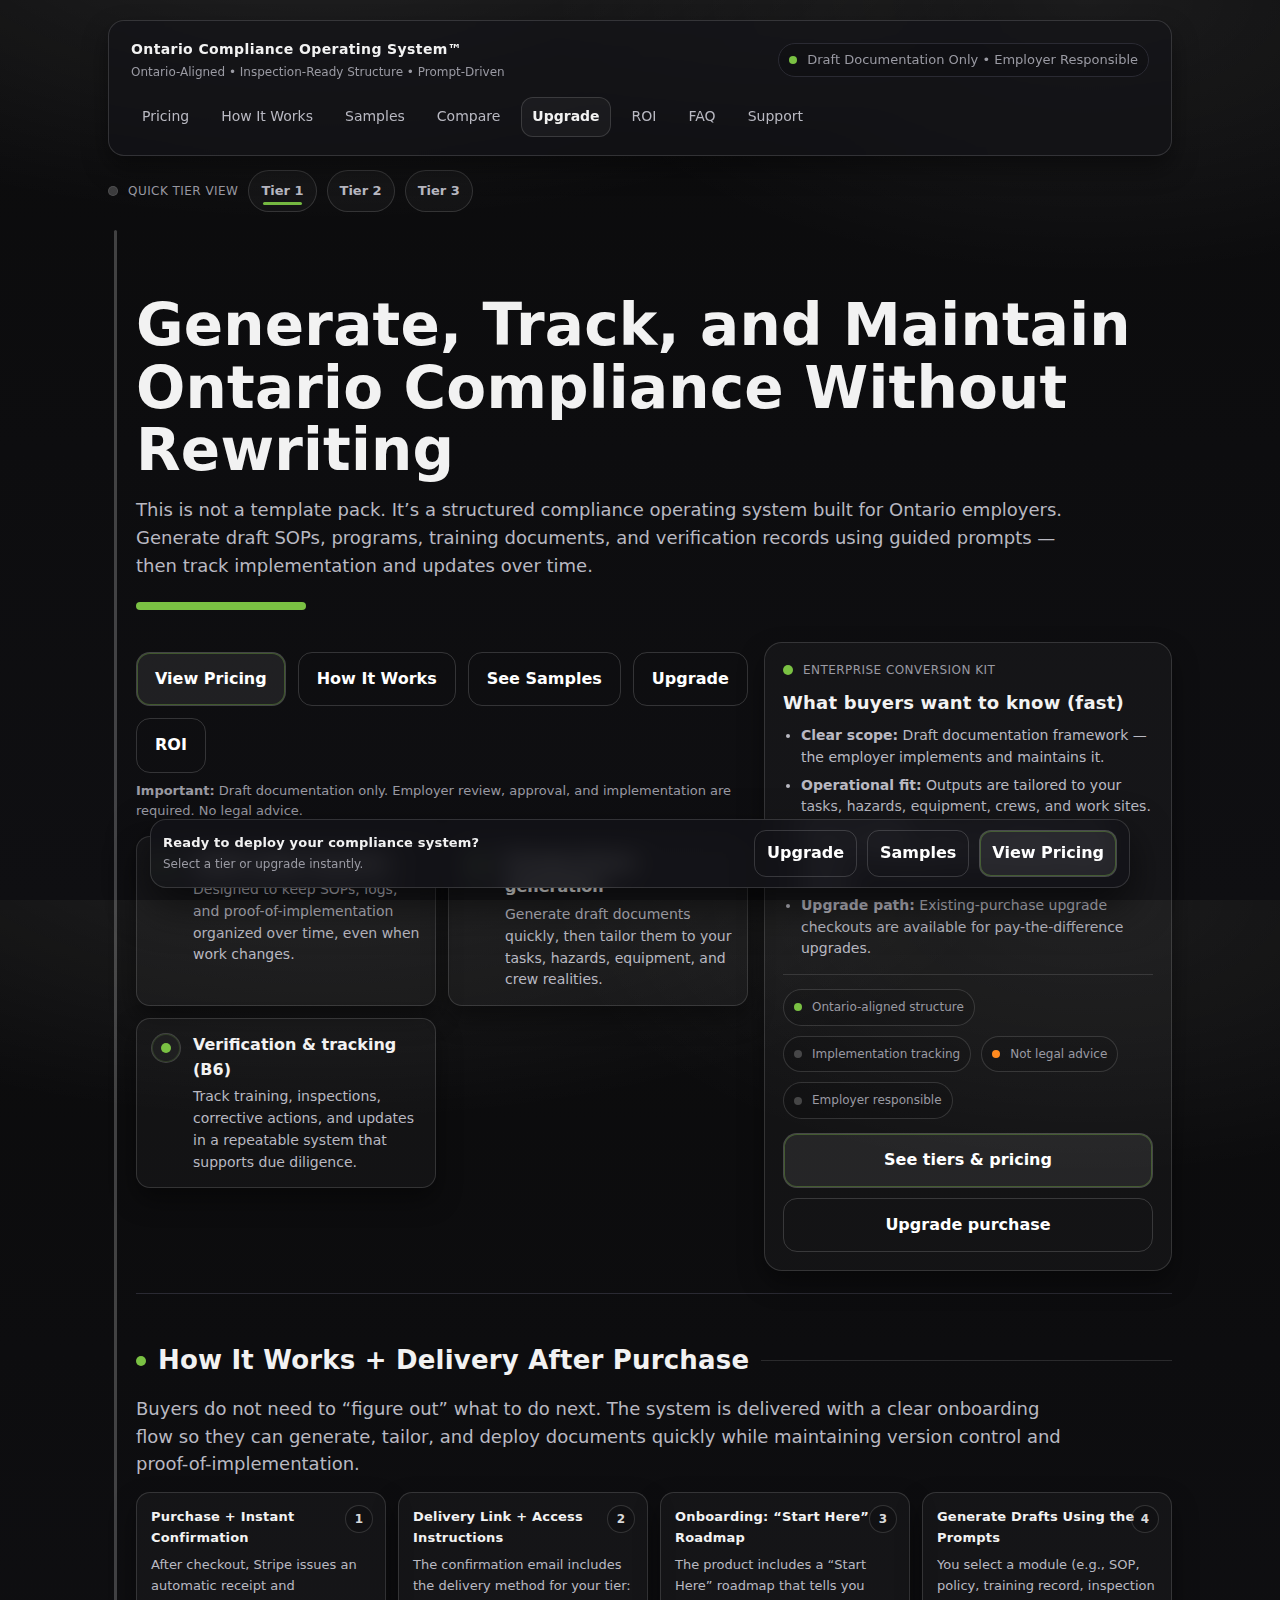
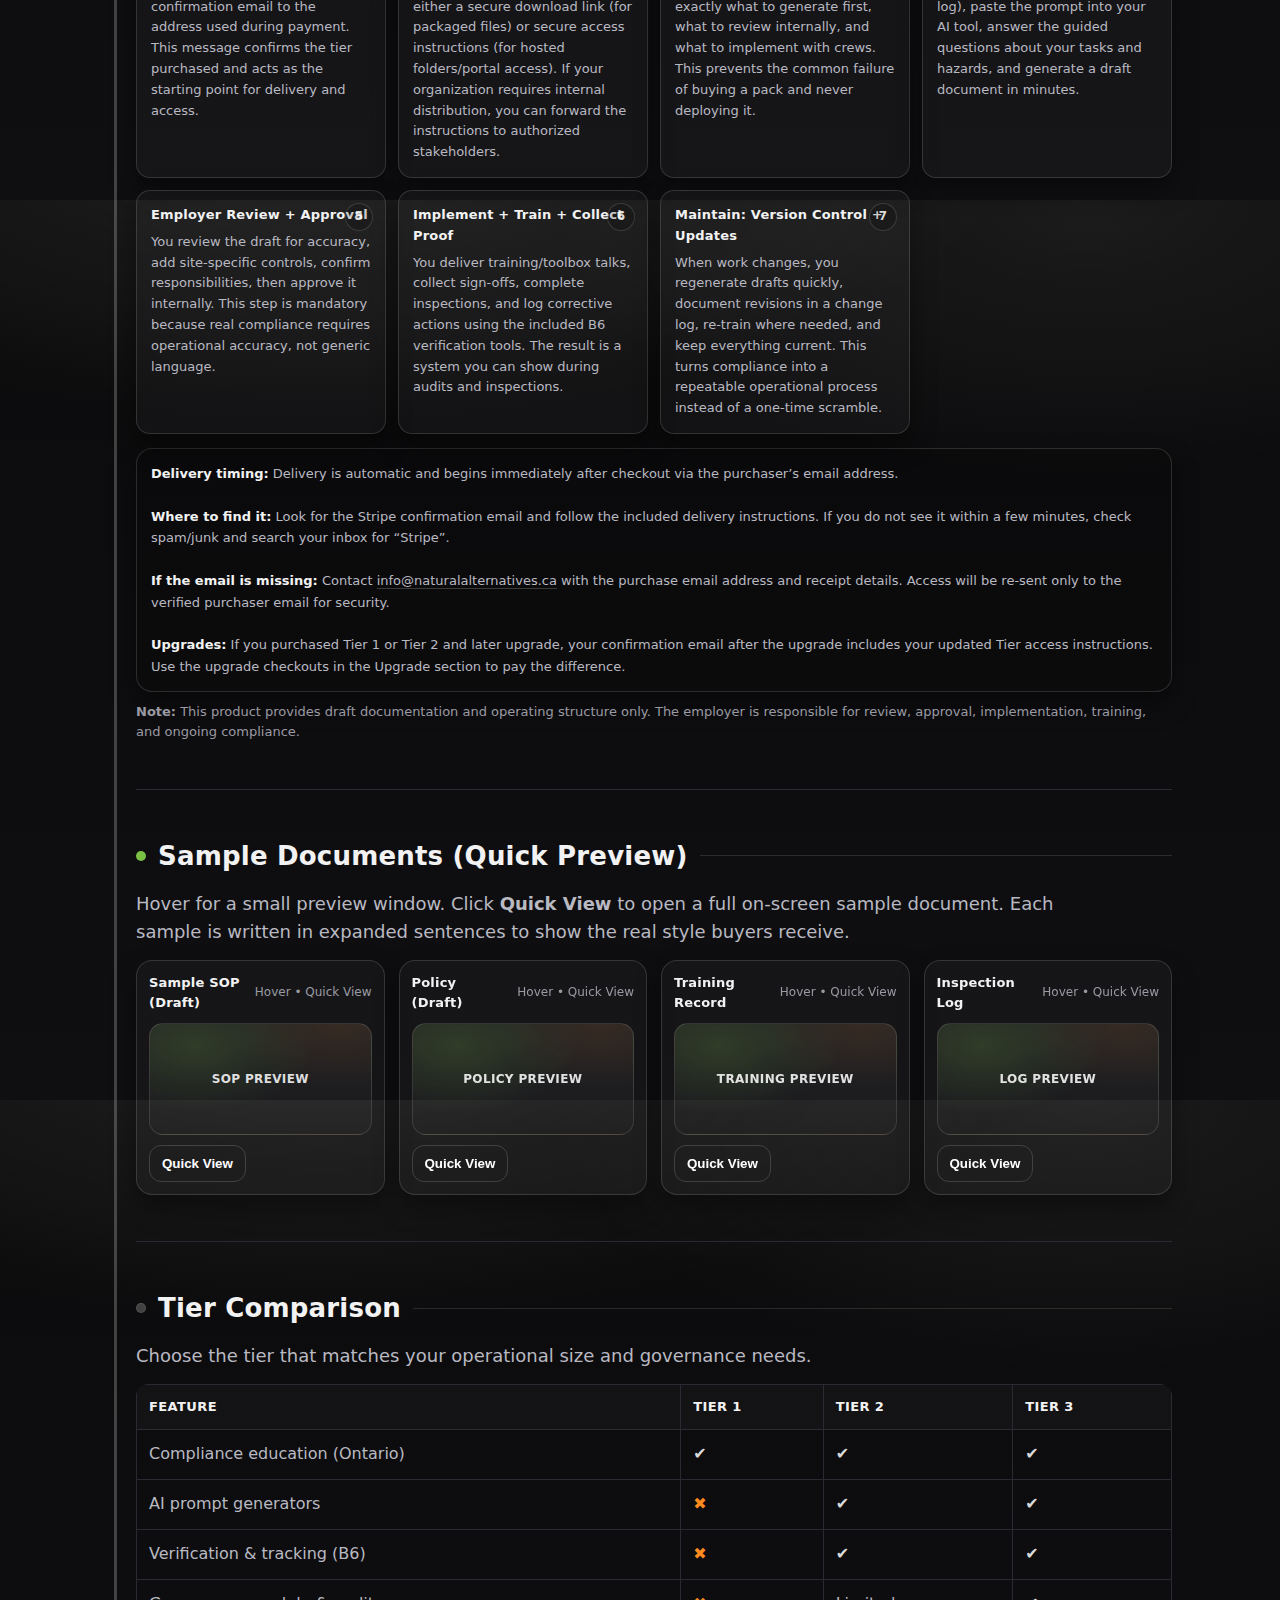
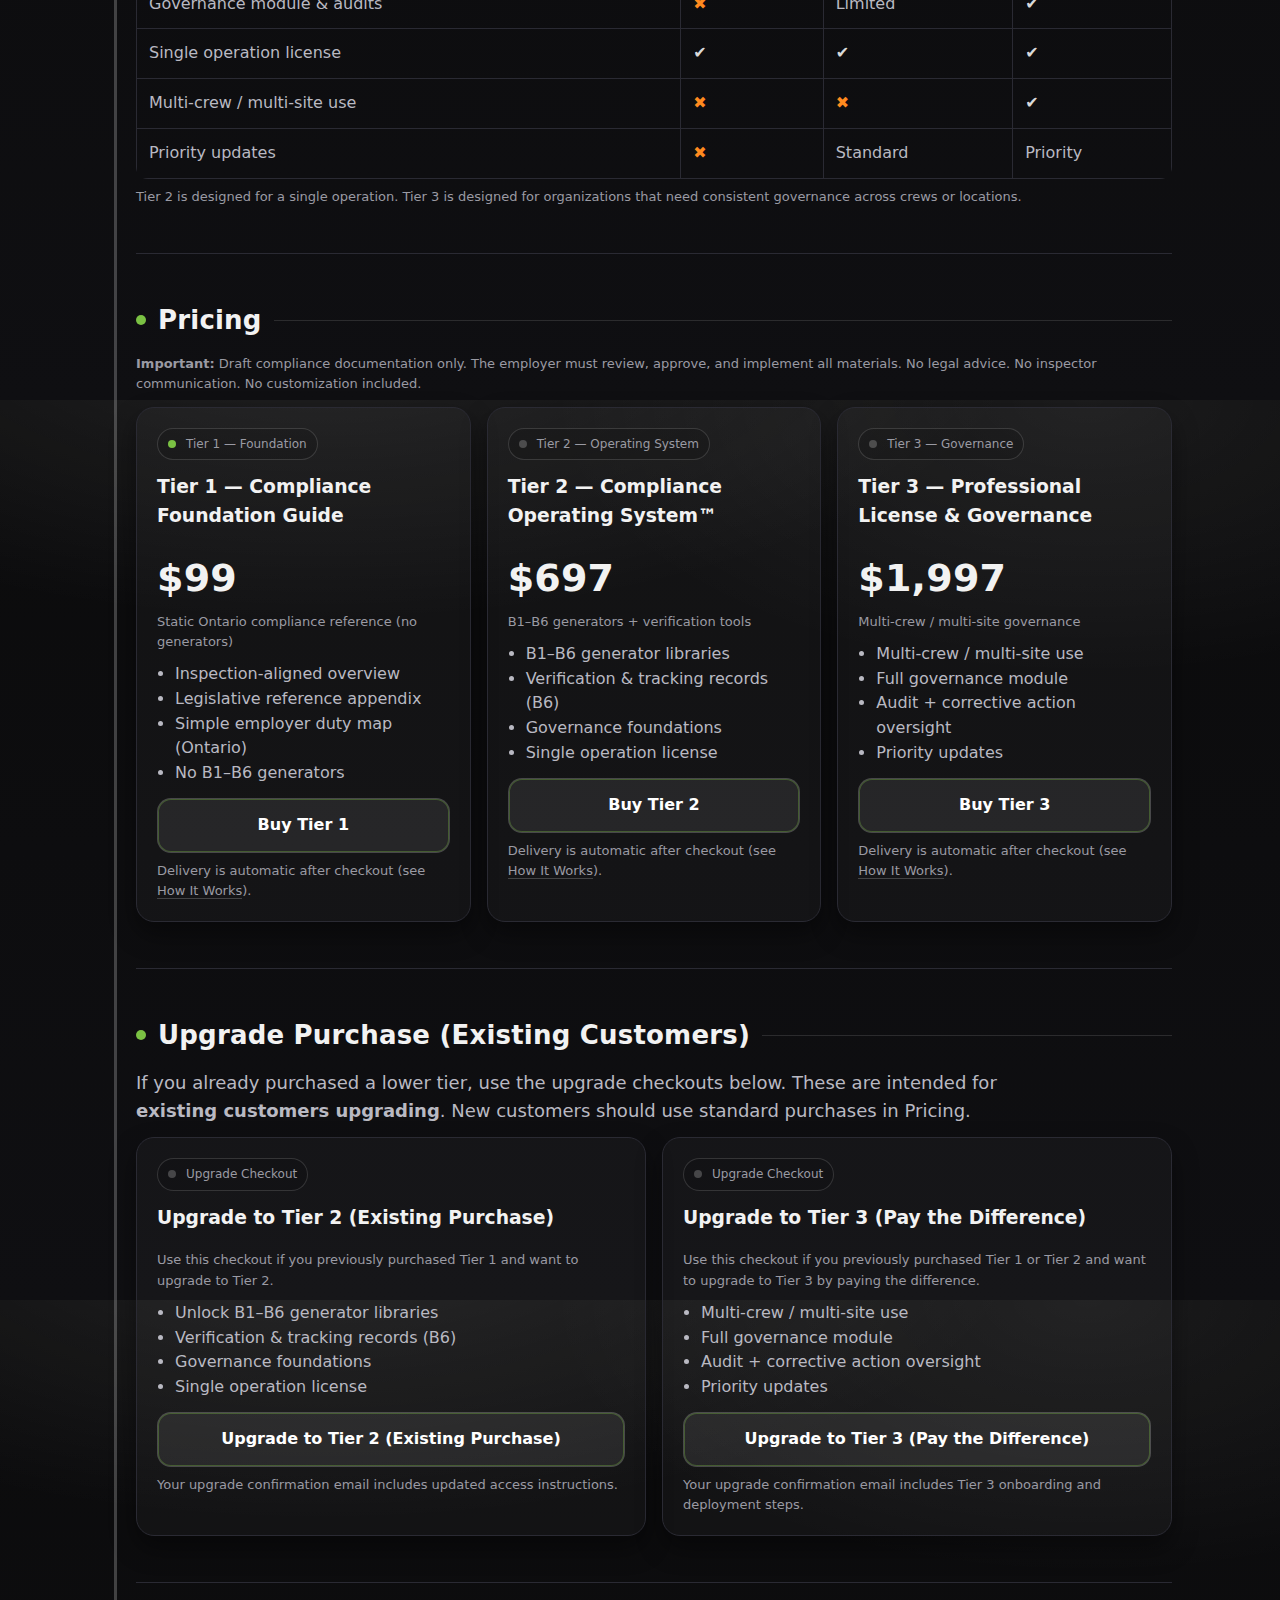
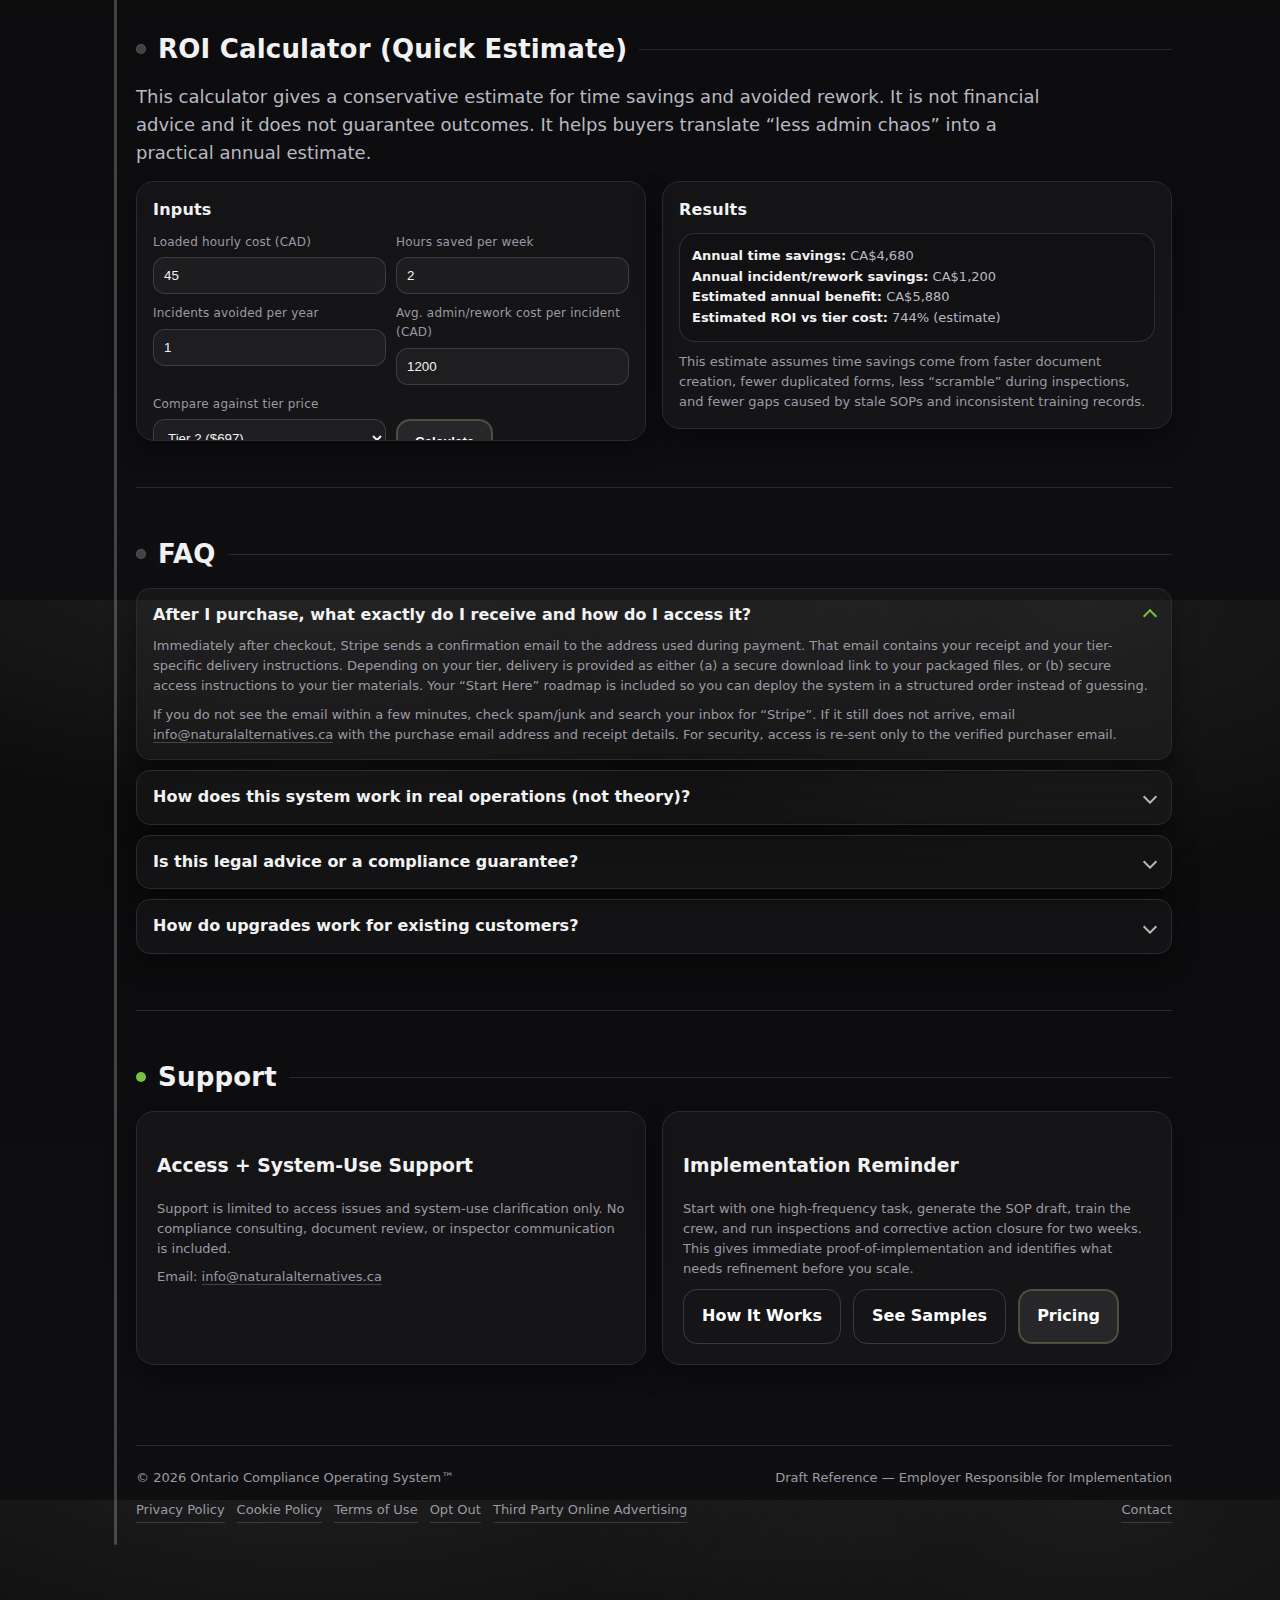
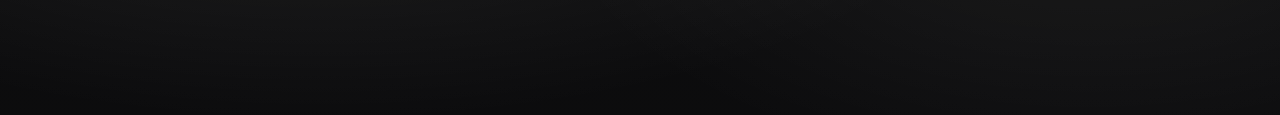
<file: index.html>
<!DOCTYPE html>
<html lang="en">
<head>
  <meta charset="UTF-8" />
  <meta name="viewport" content="width=device-width, initial-scale=1" />
  <title>Ontario Compliance Operating System™</title>
  <meta name="description" content="Ontario Compliance Operating System™ — Generate, implement, track, and maintain audit-ready compliance documentation without rewriting." />

  <meta property="og:title" content="Ontario Compliance Operating System™" />
  <meta property="og:description" content="Generate, implement, track, and maintain audit-ready compliance documentation without rewriting." />
  <meta property="og:type" content="website" />

  <style>
    :root{
      --bg:#0b0b0c;
      --bg2:#0f0f12;

      --panel:#121217;
      --panel2:#15151b;
      --surface: rgba(255,255,255,.03);

      --border:#2a2a33;

      --text:#f2f2f2;
      --muted:#b9b9c2;
      --muted2:#9a9aa3;

      --green:#7ac143;
      --orange:#ff8a1f;

      --shadow: 0 18px 40px rgba(0,0,0,.55);
      --shadowSoft: 0 12px 26px rgba(0,0,0,.40);
      --radius: 18px;
      --max: 1120px;

      --btnBg: rgba(255,255,255,0.08);
      --btnBgHover: rgba(255,255,255,0.14);
      --btnText:#ffffff;

      --hdrPad:18px;
      --hdrPadCompact:10px;
      --hdrRadius:16px;

      --focus: rgba(122,193,67,.55);
    }

    *{box-sizing:border-box}
    html,body{height:100%}
    html{scroll-behavior:smooth}
    body{
      margin:0;
      font-family: Inter, system-ui, -apple-system, Segoe UI, Roboto, Arial, sans-serif;
      background:
        radial-gradient(1200px 520px at 25% -10%, rgba(255,255,255,.10) 0%, transparent 60%),
        radial-gradient(900px 460px at 85% 0%, rgba(255,255,255,.07) 0%, transparent 60%),
        linear-gradient(180deg, var(--bg) 0%, var(--bg2) 100%);
      color:var(--text);
      line-height:1.55;
      -webkit-font-smoothing: antialiased;
      -moz-osx-font-smoothing: grayscale;
    }

    a{color:inherit;text-decoration:none}
    a:focus-visible{outline:2px solid var(--focus); outline-offset:3px; border-radius:12px}

    .wrap{max-width:var(--max); margin:auto; padding:20px 28px 170px;}

    header.topbar{
      position: sticky;
      top: 14px;
      z-index: 999;
      display:flex;
      align-items:center;
      justify-content:space-between;
      gap:16px;
      flex-wrap:wrap;
      padding: var(--hdrPad) 22px;
      border:1px solid rgba(255,255,255,.14);
      border-radius: var(--hdrRadius);
      background: rgba(18,18,23,.60);
      backdrop-filter: blur(12px);
      box-shadow: var(--shadowSoft);
      transition: padding .18s ease, background .18s ease, box-shadow .18s ease;
    }
    header.topbar.compact{
      padding: var(--hdrPadCompact) 18px;
      background: rgba(18,18,23,.72);
      box-shadow: var(--shadow);
    }

    .brand{display:flex;flex-direction:column;gap:2px;min-width:260px}
    .brand strong{font-size:14px;letter-spacing:.4px}
    .brand span{font-size:12px;color:var(--muted2)}

    .pill{
      display:inline-flex;align-items:center;gap:10px;
      border:1px solid var(--border);
      padding:6px 10px;border-radius:999px;
      color:var(--muted2);font-size:13px;white-space:nowrap;
      background: rgba(0,0,0,.14);
    }
    .pip{width:8px;height:8px;border-radius:999px;background: rgba(255,255,255,.24);box-shadow:0 0 0 1px rgba(255,255,255,.10) inset}
    .pip.green{background: var(--green); box-shadow:none;}

    nav{display:flex;align-items:center;gap:10px;flex-wrap:wrap;justify-content:flex-end}
    nav a{
      padding:8px 10px;border-radius:12px;border:1px solid transparent;
      color:var(--muted);font-size:14px;
      transition: background .14s ease, border-color .14s ease, color .14s ease;
    }
    nav a:hover{border-color: rgba(255,255,255,.12); background: rgba(255,255,255,.04); color: var(--text);}
    nav a.upgrade{
      border:1px solid rgba(255,255,255,.14);
      background: rgba(255,255,255,.04);
      color: var(--text);
      font-weight: 900;
    }
    nav a.upgrade:hover{ background: rgba(255,255,255,.08); }

    .tierbar{
      margin-top:14px;
      display:flex;gap:10px;flex-wrap:wrap;align-items:center;
    }
    .tierbar .label{
      font-size:12px;letter-spacing:.45px;text-transform:uppercase;
      color: var(--muted2);display:flex;align-items:center;gap:10px;
    }
    .tierbar .label::before{
      content:"";width:10px;height:10px;border-radius:999px;
      background: rgba(255,255,255,.20);
      box-shadow:0 0 0 1px rgba(255,255,255,.10) inset;
    }
    .tier-pill{
      position:relative;
      padding:10px 12px;border-radius:999px;
      border:1px solid rgba(255,255,255,.14);
      background: rgba(255,255,255,.03);
      color: var(--muted);
      font-weight:800;font-size:13px;
      cursor:pointer;user-select:none;
    }
    .tier-pill:hover{background: rgba(255,255,255,.06); color: var(--text);}
    .tier-pill.active::after{
      content:"";position:absolute;left:14px;right:14px;bottom:6px;height:3px;
      background: var(--green); border-radius:999px; opacity:.95;
    }

    main.rail{margin-top:18px;position:relative;padding-left:28px}
    main.rail::before{
      content:"";position:absolute;left:6px;top:0;bottom:0;width:3px;
      background: rgba(255,255,255,.22); border-radius:999px;
    }

    .hero{padding:64px 0 22px;display:grid;gap:14px}
    h1{margin:0;font-size: clamp(34px, 5vw, 58px);line-height:1.08;letter-spacing:.2px}
    .sub{margin:0;color:var(--muted);max-width:940px;font-size:18px}
    .accent-underline{width:170px;height:8px;background: var(--green);border-radius:999px;margin-top:8px}

    .hero-grid{
      display:grid;
      grid-template-columns: 1.2fr .8fr;
      gap:16px;
      align-items:start;
      margin-top:18px;
    }
    @media (max-width: 980px){ .hero-grid{ grid-template-columns: 1fr; } }

    .cta{display:flex;gap:12px;flex-wrap:wrap;margin-top:10px}
    .btn{
      display:inline-flex;align-items:center;justify-content:center;gap:10px;
      padding:14px 18px;border-radius:14px;font-weight:900;
      border:1px solid rgba(255,255,255,.16);
      background: var(--btnBg);
      color: var(--btnText);
      transition: background .14s ease, transform .06s ease, box-shadow .14s ease;
      cursor:pointer; user-select:none;
    }
    .btn:hover{ background: var(--btnBgHover); }
    .btn:active{ transform: translateY(1px); }
    .btn.alt{ background: transparent; }
    .btn.primary{ box-shadow: 0 0 0 1px rgba(122,193,67,.35) inset; }
    .btn.buy{ width:100%; margin-top:12px; }

    .small{font-size:13px;color:var(--muted2);line-height:1.55;margin:8px 0 0}

    /* Enterprise trust card (keep intact) */
    .trust{
      background: rgba(255,255,255,.03);
      border: 1px solid rgba(255,255,255,.14);
      border-radius: var(--radius);
      box-shadow: var(--shadowSoft);
      padding: 18px;
    }
    .trust .kicker{
      display:flex; align-items:center; gap:10px;
      font-size:12px; letter-spacing:.45px; text-transform:uppercase;
      color: var(--muted2);
    }
    .trust .kicker .dot{ width:10px;height:10px;border-radius:999px;background: var(--green); }
    .trust h3{ margin:10px 0 6px; font-size:18px; letter-spacing:.2px; }
    .trust ul{ padding-left:18px; margin:8px 0 0; color: var(--muted); font-size:14px; }
    .trust li{ margin:6px 0; }
    .trust .divider{ height:1px; background: rgba(255,255,255,.12); margin:14px 0; }
    .inline-badges{ display:flex; flex-wrap:wrap; gap:10px; margin-top:10px; }
    .badge{
      display:inline-flex; align-items:center; gap:10px;
      border:1px solid rgba(255,255,255,.14);
      padding:8px 10px;
      border-radius:999px;
      font-size:12px;
      color: var(--muted2);
      background: rgba(0,0,0,.10);
      white-space:nowrap;
    }
    .badge .b{ width:8px;height:8px;border-radius:999px;background: rgba(255,255,255,.22); }
    .badge .b.green{ background: var(--green); }
    .badge .b.orange{ background: var(--orange); }

    .bullets{
      display:grid;
      grid-template-columns: repeat(auto-fit, minmax(260px, 1fr));
      gap:12px;
      margin-top:14px;
    }
    .bullet{
      background: rgba(255,255,255,.03);
      border: 1px solid rgba(255,255,255,.14);
      border-radius: 14px;
      padding: 14px;
      display:flex;
      gap:12px;
      align-items:flex-start;
      box-shadow: var(--shadowSoft);
    }
    .bullet .icon{
      width:30px;height:30px;border-radius:999px;
      display:flex;align-items:center;justify-content:center;
      border:1px solid rgba(255,255,255,.16);
      background: rgba(255,255,255,.03);
      flex:0 0 auto;
      box-shadow:0 0 0 1px rgba(122,193,67,.18) inset;
    }
    .bullet .icon::before{content:"";width:10px;height:10px;border-radius:999px;background: var(--green);}
    .bullet strong{display:block;margin-bottom:4px}
    .bullet p{margin:0;color: var(--muted);font-size:14px}

    section{padding:46px 0;border-top:1px solid var(--border)}
    .section-head{display:flex;align-items:center;gap:12px;margin-bottom:14px}
    .section-head h2{margin:0;font-size:26px;letter-spacing:.2px}
    .section-head .rule{height:1px;flex:1;background: rgba(255,255,255,.12)}
    .marker{width:10px;height:10px;border-radius:999px;background: rgba(255,255,255,.22);box-shadow:0 0 0 1px rgba(255,255,255,.10) inset}
    .marker.green{background: var(--green); box-shadow:none;}

    .grid{display:grid;grid-template-columns: repeat(auto-fit, minmax(240px, 1fr));gap:16px}
    .card{background: var(--surface); border:1px solid var(--border); border-radius: var(--radius); padding:20px; box-shadow: var(--shadowSoft);}

    table{width:100%;border-collapse: collapse;margin-top:14px;overflow:hidden;border-radius:12px}
    th, td{border:1px solid var(--border); padding:12px; text-align:left; vertical-align:top}
    th{background: rgba(255,255,255,.03); color: var(--text); font-size:13px; letter-spacing:.4px; text-transform:uppercase}
    td{color: var(--muted)}
    .no{color: var(--orange); font-weight:900; letter-spacing:.2px}
    .yes{color: rgba(255,255,255,.85); font-weight:900}

    .pricing{display:grid;grid-template-columns: repeat(auto-fit, minmax(260px, 1fr)); gap:16px; margin-top:12px}
    .price{font-size:38px;font-weight:900;margin:10px 0 4px;letter-spacing:.2px}
    .subprice{color: var(--muted2); font-size:13px; margin:0 0 8px}
    .tag{display:inline-flex;align-items:center;gap:10px;border:1px solid rgba(255,255,255,.14);padding:6px 10px;border-radius:999px;font-size:12px;color: var(--muted2);background: rgba(0,0,0,.10)}
    .tag .dot{width:8px;height:8px;border-radius:999px;background: rgba(255,255,255,.22)}
    .tag .dot.green{background: var(--green)}

    .anchor{ scroll-margin-top: 140px; }

    .floating-cta{
      position: fixed;
      left: 50%;
      transform: translateX(-50%);
      bottom: 12px;
      z-index: 1000;
      width: min(980px, calc(100% - 20px));
      display:flex;
      gap:10px;
      align-items:center;
      justify-content:space-between;
      padding: 10px 12px;
      border-radius: 16px;
      border: 1px solid rgba(255,255,255,.14);
      background: rgba(18,18,23,.72);
      backdrop-filter: blur(12px);
      box-shadow: var(--shadow);
    }
    .floating-cta .left{display:flex;flex-direction:column;gap:2px;min-width:180px}
    .floating-cta .left strong{font-size:13px;letter-spacing:.2px}
    .floating-cta .left span{font-size:12px;color: var(--muted2)}
    .floating-cta .right{display:flex;gap:10px;align-items:center;flex-wrap:wrap;justify-content:flex-end}
    .floating-cta .btn{padding:10px 12px;border-radius:12px;font-weight:900}
    .floating-cta .btn.secondary{background: transparent}

    /* How it works + Delivery (elite) */
    .steps{
      display:grid;
      grid-template-columns: repeat(auto-fit, minmax(240px, 1fr));
      gap: 12px;
      margin-top: 14px;
    }
    .step{
      border-radius: 14px;
      border: 1px solid rgba(255,255,255,.14);
      background: rgba(255,255,255,.03);
      box-shadow: var(--shadowSoft);
      padding: 14px;
      color: var(--muted);
      font-size: 13px;
      line-height: 1.6;
      position: relative;
      overflow:hidden;
    }
    .step strong{ color: var(--text); display:block; margin-bottom:6px; letter-spacing:.2px;}
    .step .n{
      position:absolute;
      top:12px; right:12px;
      width:28px; height:28px; border-radius:999px;
      border:1px solid rgba(255,255,255,.14);
      display:flex; align-items:center; justify-content:center;
      background: rgba(0,0,0,.16);
      color: rgba(255,255,255,.85);
      font-weight: 900;
      font-size: 12px;
    }
    .delivery{
      margin-top:14px;
      border-radius: 16px;
      border: 1px solid rgba(255,255,255,.14);
      background: rgba(0,0,0,.14);
      padding: 14px;
      box-shadow: var(--shadowSoft);
      color: var(--muted);
      font-size: 13px;
      line-height: 1.65;
    }
    .delivery b{ color: var(--text); }

    /* ===== Samples: small hover preview + Quick View modal with REAL TEXT ===== */
    .gallery{
      display:grid;
      grid-template-columns: repeat(auto-fit, minmax(240px, 1fr));
      gap:14px;
      margin-top:14px;
    }
    .thumb{
      position: relative;
      border-radius: 16px;
      border: 1px solid rgba(255,255,255,.14);
      background: rgba(255,255,255,.03);
      overflow:hidden;
      box-shadow: var(--shadowSoft);
      padding: 12px;
      min-height: 190px;
    }
    .thumb-top{display:flex;align-items:center;justify-content:space-between;gap:10px;margin-bottom:10px}
    .thumb-top strong{font-size:13px;letter-spacing:.2px}
    .thumb-top span{font-size:12px;color: var(--muted2); white-space:nowrap}

    .thumb-art{
      height: 112px;
      border-radius: 14px;
      border: 1px solid rgba(255,255,255,.12);
      background:
        radial-gradient(220px 120px at 20% 20%, rgba(122,193,67,.18) 0%, transparent 55%),
        radial-gradient(200px 120px at 85% 0%, rgba(255,138,31,.10) 0%, transparent 55%),
        linear-gradient(180deg, rgba(255,255,255,.05) 0%, rgba(255,255,255,.02) 100%);
      display:flex;
      align-items:center;
      justify-content:center;
      color: rgba(242,242,242,.92);
      font-weight: 900;
      letter-spacing:.35px;
      font-size: 12px;
      user-select:none;
    }
    .thumb-actions{display:flex;gap:10px;margin-top:10px;flex-wrap:wrap}
    .thumb-actions .btn{padding:10px 12px;border-radius:12px;font-weight:900}

    .hover-preview{
      position:absolute;
      left:12px; right:12px; bottom:12px;
      transform: translateY(10px);
      opacity:0;
      pointer-events:none;
      transition: opacity .14s ease, transform .14s ease;
      border-radius:14px;
      border:1px solid rgba(255,255,255,.14);
      background: rgba(18,18,23,.82);
      backdrop-filter: blur(10px);
      box-shadow: var(--shadow);
      padding:10px;
    }
    .thumb:hover .hover-preview{opacity:1;transform: translateY(0)}
    .hover-preview .line{font-size:12px;color: var(--muted); margin:0}
    .hover-preview .line strong{color: var(--text)}

    /* Modal (Quick View) */
    .modal{
      position: fixed;
      inset: 0;
      z-index: 2000;
      display:none;
      align-items:center;
      justify-content:center;
      padding: 16px;
      background: rgba(0,0,0,.72);
    }
    .modal.open{ display:flex; }
    .modal-card{
      width: min(980px, 100%);
      border-radius: 18px;
      border: 1px solid rgba(255,255,255,.16);
      background: rgba(18,18,23,.92);
      box-shadow: var(--shadow);
      overflow:hidden;
    }
    .modal-head{
      display:flex;
      align-items:center;
      justify-content:space-between;
      gap:12px;
      padding: 12px 14px;
      border-bottom: 1px solid rgba(255,255,255,.12);
    }
    .modal-head strong{ font-size: 14px; letter-spacing:.2px; }
    .modal-head span{ font-size: 12px; color: var(--muted2); }
    .iconbtn{
      display:inline-flex;
      align-items:center;
      justify-content:center;
      width: 38px;
      height: 38px;
      border-radius: 12px;
      border: 1px solid rgba(255,255,255,.14);
      background: rgba(255,255,255,.06);
      cursor:pointer;
      user-select:none;
      font-weight: 900;
    }
    .iconbtn:hover{ background: rgba(255,255,255,.10); }
    .modal-body{
      padding: 14px;
      display:grid;
      gap:14px;
    }
    .modal-desc{
      border-radius: 16px;
      border: 1px solid rgba(255,255,255,.12);
      background: rgba(0,0,0,.10);
      padding: 12px;
      color: var(--muted);
      font-size: 13px;
      line-height: 1.6;
      max-height: 70vh;
      overflow:auto;
      white-space: pre-wrap;
    }
    .modal-desc strong{ color: var(--text); }

    /* ROI calculator (smaller viewing window) */
    .roi-wrap{
      display:grid;
      grid-template-columns: 1fr 1fr;
      gap:16px;
      margin-top:14px;
      align-items:start;
    }
    @media (max-width: 980px){ .roi-wrap{ grid-template-columns: 1fr; } }

    .roi-card{ padding:16px; }
    .roi-small{ max-height: 260px; overflow:auto; }
    .formgrid{
      display:grid;
      grid-template-columns: 1fr 1fr;
      gap:10px;
      margin-top:10px;
    }
    @media (max-width: 720px){ .formgrid{ grid-template-columns: 1fr; } }
    label{ display:block; font-size:12px; color: var(--muted2); margin-bottom:6px; letter-spacing:.2px; }
    input, select{
      width:100%;
      padding:10px 10px;
      border-radius:12px;
      border:1px solid rgba(255,255,255,.14);
      background: rgba(255,255,255,.04);
      color: var(--text);
      outline:none;
    }
    input:focus, select:focus{ border-color: rgba(122,193,67,.55); box-shadow: 0 0 0 3px rgba(122,193,67,.12); }
    .roi-result{
      border-radius:16px;
      border:1px solid rgba(255,255,255,.12);
      background: rgba(0,0,0,.10);
      padding:12px;
      color: var(--muted);
      font-size: 13px;
      line-height: 1.6;
    }
    .roi-result b{ color: var(--text); }

    /* FAQ (expanded) */
    details{
      background: var(--surface);
      border: 1px solid var(--border);
      border-radius: 14px;
      padding: 14px 16px;
      margin: 10px 0;
      box-shadow: var(--shadowSoft);
    }
    summary{
      cursor:pointer;
      font-weight: 900;
      color: var(--text);
      display:flex;
      align-items:center;
      justify-content:space-between;
      gap:12px;
      list-style:none;
    }
    summary::-webkit-details-marker{ display:none; }
    .chev{
      width: 10px;
      height: 10px;
      border-right: 2px solid rgba(255,255,255,.70);
      border-bottom: 2px solid rgba(255,255,255,.70);
      transform: rotate(45deg);
      transition: transform .18s ease, border-color .18s ease;
      flex: 0 0 auto;
    }
    details[open] summary .chev{
      transform: rotate(225deg);
      border-right-color: var(--green);
      border-bottom-color: var(--green);
    }

    /* Footer */
    footer{
      border-top: 1px solid var(--border);
      padding: 22px 0;
      color: var(--muted2);
      margin-top: 34px;
      display:grid;
      gap:12px;
      font-size: 13px;
    }
    .footer-row{
      display:flex;
      justify-content:space-between;
      gap:16px;
      flex-wrap:wrap;
      align-items:center;
    }
    .footer-links{display:flex;gap:12px;flex-wrap:wrap}
    .footer-links a{
      color: var(--muted2);
      border-bottom: 1px solid rgba(255,255,255,.14);
      padding-bottom: 1px;
      transition: color .14s ease, border-color .14s ease;
    }
    .footer-links a:hover{ color: var(--green); border-color: rgba(122,193,67,.65); }

    @media (max-width: 820px){
      .floating-cta .left{ display:none; }
    }
    @media (max-width: 720px){
      .wrap{ padding: 18px 18px 180px; }
      main.rail{ padding-left: 22px; }
      main.rail::before{ left: 4px; }
    }
    @media (prefers-reduced-motion: reduce){
      html{scroll-behavior:auto}
      *{transition:none !important}
    }
  </style>
</head>

<body>
  <div class="wrap">

    <header class="topbar" id="topbar">
      <div class="brand">
        <strong>Ontario Compliance Operating System™</strong>
        <span>Ontario-Aligned • Inspection-Ready Structure • Prompt-Driven</span>
      </div>

      <div class="pill" aria-label="Product signals">
        <span class="pip green" aria-hidden="true"></span>
        Draft Documentation Only • Employer Responsible
      </div>

      <nav aria-label="Primary navigation">
        <a href="#pricing">Pricing</a>
        <a href="#how">How It Works</a>
        <a href="#samples">Samples</a>
        <a href="#compare">Compare</a>
        <a class="upgrade" href="#upgrade-buy">Upgrade</a>
        <a href="#roi">ROI</a>
        <a href="#faq">FAQ</a>
        <a href="#support">Support</a>
      </nav>
    </header>

    <div class="tierbar" aria-label="Tier selector">
      <div class="label">Quick Tier View</div>
      <div class="tier-pill active" data-tier="1">Tier 1</div>
      <div class="tier-pill" data-tier="2">Tier 2</div>
      <div class="tier-pill" data-tier="3">Tier 3</div>
    </div>

    <main class="rail">
      <div class="hero">
        <h1>Generate, Track, and Maintain<br/>Ontario Compliance Without Rewriting</h1>
        <p class="sub">
          This is not a template pack. It’s a structured compliance operating system built for Ontario employers.
          Generate draft SOPs, programs, training documents, and verification records using guided prompts — then track implementation and updates over time.
        </p>

        <div class="accent-underline" aria-hidden="true"></div>

        <div class="hero-grid">
          <div>
            <div class="cta">
              <a class="btn primary" href="#pricing">View Pricing</a>
              <a class="btn alt" href="#how">How It Works</a>
              <a class="btn alt" href="#samples">See Samples</a>
              <a class="btn alt" href="#upgrade-buy">Upgrade</a>
              <a class="btn alt" href="#roi">ROI</a>
            </div>

            <p class="small">
              <strong>Important:</strong> Draft documentation only. Employer review, approval, and implementation are required. No legal advice.
            </p>

            <div class="bullets" aria-label="Enterprise benefits">
              <div class="bullet">
                <div class="icon" aria-hidden="true"></div>
                <div>
                  <strong>Audit-ready structure</strong>
                  <p>Designed to keep SOPs, logs, and proof-of-implementation organized over time, even when work changes.</p>
                </div>
              </div>
              <div class="bullet">
                <div class="icon" aria-hidden="true"></div>
                <div>
                  <strong>Prompt-driven generation</strong>
                  <p>Generate draft documents quickly, then tailor them to your tasks, hazards, equipment, and crew realities.</p>
                </div>
              </div>
              <div class="bullet">
                <div class="icon" aria-hidden="true"></div>
                <div>
                  <strong>Verification & tracking (B6)</strong>
                  <p>Track training, inspections, corrective actions, and updates in a repeatable system that supports due diligence.</p>
                </div>
              </div>
            </div>
          </div>

          <!-- ENTERPRISE LAYER (kept intact) -->
          <aside class="trust" aria-label="Purchase confidence">
            <div class="kicker"><span class="dot" aria-hidden="true"></span> Enterprise conversion kit</div>
            <h3>What buyers want to know (fast)</h3>
            <ul>
              <li><strong>Clear scope:</strong> Draft documentation framework — the employer implements and maintains it.</li>
              <li><strong>Operational fit:</strong> Outputs are tailored to your tasks, hazards, equipment, crews, and work sites.</li>
              <li><strong>Proof mindset:</strong> Logs and verification tools support training proof and corrective action closure.</li>
              <li><strong>Upgrade path:</strong> Existing-purchase upgrade checkouts are available for pay-the-difference upgrades.</li>
            </ul>

            <div class="divider"></div>

            <div class="inline-badges">
              <span class="badge"><span class="b green"></span> Ontario-aligned structure</span>
              <span class="badge"><span class="b"></span> Implementation tracking</span>
              <span class="badge"><span class="b orange"></span> Not legal advice</span>
              <span class="badge"><span class="b"></span> Employer responsible</span>
            </div>

            <a class="btn primary" href="#pricing" style="width:100%; margin-top:14px;">See tiers & pricing</a>
            <a class="btn alt" href="#upgrade-buy" style="width:100%; margin-top:10px;">Upgrade purchase</a>
          </aside>
        </div>
      </div>

      <!-- ✅ HOW IT WORKS + DELIVERY (ELITE) -->
      <section id="how" class="anchor">
        <div class="section-head">
          <span class="marker green" aria-hidden="true"></span>
          <h2>How It Works + Delivery After Purchase</h2><div class="rule"></div>
        </div>

        <p class="sub">
          Buyers do not need to “figure out” what to do next. The system is delivered with a clear onboarding flow so they can generate, tailor,
          and deploy documents quickly while maintaining version control and proof-of-implementation.
        </p>

        <div class="steps" aria-label="How it works steps">
          <div class="step"><div class="n">1</div>
            <strong>Purchase + Instant Confirmation</strong>
            After checkout, Stripe issues an automatic receipt and confirmation email to the address used during payment. This message confirms the tier purchased and acts as the starting point for delivery and access.
          </div>

          <div class="step"><div class="n">2</div>
            <strong>Delivery Link + Access Instructions</strong>
            The confirmation email includes the delivery method for your tier: either a secure download link (for packaged files) or secure access instructions (for hosted folders/portal access). If your organization requires internal distribution, you can forward the instructions to authorized stakeholders.
          </div>

          <div class="step"><div class="n">3</div>
            <strong>Onboarding: “Start Here” Roadmap</strong>
            The product includes a “Start Here” roadmap that tells you exactly what to generate first, what to review internally, and what to implement with crews. This prevents the common failure of buying a pack and never deploying it.
          </div>

          <div class="step"><div class="n">4</div>
            <strong>Generate Drafts Using the Prompts</strong>
            You select a module (e.g., SOP, policy, training record, inspection log), paste the prompt into your AI tool, answer the guided questions about your tasks and hazards, and generate a draft document in minutes.
          </div>

          <div class="step"><div class="n">5</div>
            <strong>Employer Review + Approval</strong>
            You review the draft for accuracy, add site-specific controls, confirm responsibilities, then approve it internally. This step is mandatory because real compliance requires operational accuracy, not generic language.
          </div>

          <div class="step"><div class="n">6</div>
            <strong>Implement + Train + Collect Proof</strong>
            You deliver training/toolbox talks, collect sign-offs, complete inspections, and log corrective actions using the included B6 verification tools. The result is a system you can show during audits and inspections.
          </div>

          <div class="step"><div class="n">7</div>
            <strong>Maintain: Version Control + Updates</strong>
            When work changes, you regenerate drafts quickly, document revisions in a change log, re-train where needed, and keep everything current. This turns compliance into a repeatable operational process instead of a one-time scramble.
          </div>
        </div>

        <div class="delivery" aria-label="Delivery details">
          <b>Delivery timing:</b> Delivery is automatic and begins immediately after checkout via the purchaser’s email address.<br/><br/>
          <b>Where to find it:</b> Look for the Stripe confirmation email and follow the included delivery instructions. If you do not see it within a few minutes, check spam/junk and search your inbox for “Stripe”.<br/><br/>
          <b>If the email is missing:</b> Contact <a href="mailto:info@naturalalternatives.ca" style="border-bottom:1px solid rgba(255,255,255,.20);">info@naturalalternatives.ca</a> with the purchase email address and receipt details. Access will be re-sent only to the verified purchaser email for security.<br/><br/>
          <b>Upgrades:</b> If you purchased Tier 1 or Tier 2 and later upgrade, your confirmation email after the upgrade includes your updated Tier access instructions. Use the upgrade checkouts in the Upgrade section to pay the difference.
        </div>

        <p class="small" style="margin-top:10px;">
          <strong>Note:</strong> This product provides draft documentation and operating structure only. The employer is responsible for review, approval, implementation, training, and ongoing compliance.
        </p>
      </section>

      <!-- SAMPLES -->
      <section id="samples" class="anchor">
        <div class="section-head">
          <span class="marker green" aria-hidden="true"></span>
          <h2>Sample Documents (Quick Preview)</h2><div class="rule"></div>
        </div>

        <p class="sub">
          Hover for a small preview window. Click <strong>Quick View</strong> to open a full on-screen sample document.
          Each sample is written in expanded sentences to show the real style buyers receive.
        </p>

        <div class="gallery" aria-label="Sample preview gallery">
          <div class="thumb"
               data-title="Sample SOP — Chainsaw Operations (Draft)"
               data-desc="A sample SOP written in full sentences. This is a draft for employer review, approval, and implementation."
               data-doc="DOCUMENT TITLE: Safe Operating Procedure (SOP) — Chainsaw Operations (Draft)

PURPOSE
This procedure establishes a consistent, inspection-ready method for operating a chainsaw in a manner that reduces predictable injury risks and supports due diligence documentation.

SCOPE
This SOP applies to workers, supervisors, and any person assigned to cut, buck, limb, or process wood using a gasoline or battery-powered chainsaw as part of the employer’s operations.

RESPONSIBILITIES
• The Employer ensures this SOP is reviewed for site-specific hazards, approved, and implemented with training.
• The Supervisor verifies workers are competent, equipped, and following stop-work rules when conditions change.
• The Worker follows this SOP, uses required PPE, reports defects, and stops work when hazards cannot be controlled.

REQUIRED PPE (MINIMUM)
Workers must wear CSA-approved protective footwear, eye protection, hearing protection, and chainsaw protective legwear where applicable. Workers must also wear gloves suitable for grip and vibration reduction, and they must tie back long hair and secure loose clothing before starting work.

PRE-USE INSPECTION (BEFORE STARTING)
The worker must inspect the chainsaw body for damage, confirm the chain brake functions, verify the chain tension is correct, and check that all fasteners are secure. The worker must confirm fuel and bar oil levels are adequate, inspect the bar and chain for sharpness and damage, and confirm the throttle trigger returns freely.

SAFE WORK STEPS (SUMMARY)
1) The worker selects a stable stance and clears the immediate work area of trip hazards.
2) The worker starts the saw using a method that prevents kickback or uncontrolled movement.
3) The worker maintains two-handed control, keeps the bar tip away from unknown contact points, and avoids cutting above shoulder height.
4) The worker plans each cut, identifies escape routes for felling or shifting wood, and maintains safe spacing from others.
5) The worker stops work immediately if the chain becomes dull, the saw behaves abnormally, weather reduces visibility, or site conditions change.

STOP-WORK RULES
Work must stop when the worker cannot maintain stable footing, when bystanders enter the hazard zone, when wind or weather affects control, or when the saw fails inspection criteria. The supervisor must be notified before work resumes.

TRAINING & VERIFICATION
The supervisor must document training completion and confirm competency. Training records must include the SOP identifier, date, worker name, supervisor name, and any corrective actions required.

VERSION CONTROL
Document Owner: Employer / Safety Lead
Review Cycle: Every 12 months or when equipment, tasks, or site conditions change
Change Log: Document all revisions with dates and approval signatures."
          >
            <div class="thumb-top">
              <strong>Sample SOP (Draft)</strong>
              <span>Hover • Quick View</span>
            </div>
            <div class="thumb-art" aria-hidden="true">SOP PREVIEW</div>
            <div class="thumb-actions">
              <button class="btn alt js-quick" type="button">Quick View</button>
            </div>
            <div class="hover-preview" aria-hidden="true">
              <p class="line"><strong>Includes:</strong> purpose, scope, PPE, pre-use checks, stop-work rules, training verification</p>
              <p class="line"><strong>Designed for:</strong> consistent implementation across crews</p>
            </div>
          </div>

          <div class="thumb"
               data-title="Sample Policy — Document Control & Versioning (Draft)"
               data-desc="A policy that defines ownership, approvals, review triggers, and archiving so workers always use current documents."
               data-doc="DOCUMENT TITLE: Policy — Document Control & Versioning (Draft)

POLICY STATEMENT
The employer maintains controlled documentation to reduce confusion, prevent stale procedures, and demonstrate a reasonable system of due diligence during inspections or internal audits.

PURPOSE
This policy defines how compliance documents are created, approved, issued, reviewed, revised, archived, and removed from use so that workers consistently rely on current information.

APPLICABILITY
This policy applies to SOPs, training records, inspection logs, hazard assessments, equipment checklists, and any compliance-related form or record used within the employer’s operations.

ROLES AND ACCOUNTABILITY
• The Document Owner is responsible for accuracy, review scheduling, and approvals.
• Supervisors are responsible for removing obsolete versions from active use and communicating changes to workers.
• Workers are responsible for using the most current version and reporting when information does not match real work.

DOCUMENT IDENTIFICATION
Each controlled document must display a title, unique identifier, version number, effective date, review date, and approval signature. Documents must be stored in a designated location that prevents uncontrolled editing of issued copies.

REVIEW AND REVISION
Documents must be reviewed at least annually and immediately when equipment changes, work methods change, a significant incident occurs, or inspections identify gaps. Revisions must be recorded in a change log that lists what changed, why it changed, and who approved it.

RETENTION AND ARCHIVING
The employer retains prior versions and supporting records for a period that is reasonable for operational needs and regulatory expectations. Archived versions must be clearly marked as superseded and must not remain in active work areas.

COMMUNICATION AND TRAINING
When a document is updated, supervisors must communicate the update and verify worker understanding when the change affects how work is performed or how safety controls are applied.

ENFORCEMENT
Failure to follow controlled documents may result in corrective actions consistent with the employer’s disciplinary and training policies."
          >
            <div class="thumb-top">
              <strong>Policy (Draft)</strong>
              <span>Hover • Quick View</span>
            </div>
            <div class="thumb-art" aria-hidden="true">POLICY PREVIEW</div>
            <div class="thumb-actions">
              <button class="btn alt js-quick" type="button">Quick View</button>
            </div>
            <div class="hover-preview" aria-hidden="true">
              <p class="line"><strong>Includes:</strong> ownership, approval rules, review triggers, retention and archiving</p>
              <p class="line"><strong>Outcome:</strong> reduces stale docs and inspection panic</p>
            </div>
          </div>

          <div class="thumb"
               data-title="Sample Training Record — Competency Sign-Off (Draft)"
               data-desc="A competency record that documents training completion and supervisor verification for due diligence."
               data-doc="DOCUMENT TITLE: Training Record — Competency Sign-Off (Draft)

TRAINING CONTEXT
This record documents that a worker received training and demonstrated competency for the listed task or equipment. The employer uses this record to support due diligence and consistent implementation.

WORKER INFORMATION
Worker Name: ______________________
Role/Position: ______________________
Work Location / Crew: _______________
Supervisor / Trainer: ________________

TRAINING DETAILS
Training Topic / Module: ___________________________________________
Associated SOP/Policy ID(s): _______________________________________
Training Date: ______________________
Training Method: ☐ Classroom ☐ Field Demonstration ☐ Toolbox Talk ☐ Other: ________

COMPETENCY VERIFICATION
The worker demonstrated competency by explaining hazards in their own words, selecting correct PPE, completing a pre-use check, and performing the task according to the SOP steps while maintaining control of the work area.

OBSERVATIONS AND CORRECTIVE ACTIONS
If issues were observed, the trainer documented the issue, provided coaching, and assigned follow-up actions. Follow-up must be completed before the worker performs the task without direct supervision.

SIGN-OFF
Worker Signature: _____________________  Date: ________________
Trainer/Supervisor Signature: ___________  Date: ________________

RETENTION NOTE
This record must be retained with other training records and produced when requested during audits or inspections."
          >
            <div class="thumb-top">
              <strong>Training Record</strong>
              <span>Hover • Quick View</span>
            </div>
            <div class="thumb-art" aria-hidden="true">TRAINING PREVIEW</div>
            <div class="thumb-actions">
              <button class="btn alt js-quick" type="button">Quick View</button>
            </div>
            <div class="hover-preview" aria-hidden="true">
              <p class="line"><strong>Includes:</strong> SOP IDs, trainer verification, competency criteria, follow-up actions</p>
              <p class="line"><strong>Use:</strong> creates proof-of-training, not “memory-based” claims</p>
            </div>
          </div>

          <div class="thumb"
               data-title="Sample Inspection Log — Hazards & Corrective Actions (Draft)"
               data-desc="A log that records findings, assigns owners and due dates, and verifies closure to prevent unresolved issues."
               data-doc="DOCUMENT TITLE: Workplace / Field Inspection Log — Hazards & Corrective Actions (Draft)

PURPOSE
This log records inspection findings and corrective actions so that hazards are addressed, assigned, and closed. It supports consistent follow-through and provides proof that issues were identified and corrected.

INSPECTION DETAILS
Inspection Type: ☐ Daily ☐ Weekly ☐ Monthly ☐ Site-Specific
Inspection Date: ___________________
Location / Site: ____________________
Inspector Name: _____________________
Supervisor Notified: ☐ Yes ☐ No

FINDINGS AND ACTIONS (REPEAT AS NEEDED)
1) Hazard/Issue Observed:
____________________________________________________________________
Risk Level (practical): ☐ Low ☐ Medium ☐ High
Immediate Controls Applied:
____________________________________________________________________
Corrective Action Required:
____________________________________________________________________
Assigned To: ______________________  Due Date: _____________________
Closed Date: _______________________  Verified By: _________________

CLOSURE STATEMENT
The employer closes findings only when the corrective action is completed and verified. If corrective action cannot be completed immediately, interim controls must be documented and communicated to workers.

RETENTION NOTE
This log is retained with related photos, maintenance records, and training actions if those are required to close the issue."
          >
            <div class="thumb-top">
              <strong>Inspection Log</strong>
              <span>Hover • Quick View</span>
            </div>
            <div class="thumb-art" aria-hidden="true">LOG PREVIEW</div>
            <div class="thumb-actions">
              <button class="btn alt js-quick" type="button">Quick View</button>
            </div>
            <div class="hover-preview" aria-hidden="true">
              <p class="line"><strong>Includes:</strong> assignments, due dates, closure verification, interim controls</p>
              <p class="line"><strong>Use:</strong> prevents “found but never fixed” inspection failures</p>
            </div>
          </div>
        </div>
      </section>

      <!-- COMPARE -->
      <section id="compare" class="anchor">
        <div class="section-head">
          <span class="marker" aria-hidden="true"></span>
          <h2>Tier Comparison</h2><div class="rule"></div>
        </div>
        <p class="sub">Choose the tier that matches your operational size and governance needs.</p>

        <table>
          <thead>
            <tr>
              <th>Feature</th>
              <th>Tier 1</th>
              <th>Tier 2</th>
              <th>Tier 3</th>
            </tr>
          </thead>
          <tbody>
            <tr><td>Compliance education (Ontario)</td><td class="yes">✔</td><td class="yes">✔</td><td class="yes">✔</td></tr>
            <tr><td>AI prompt generators</td><td class="no">✖</td><td class="yes">✔</td><td class="yes">✔</td></tr>
            <tr><td>Verification & tracking (B6)</td><td class="no">✖</td><td class="yes">✔</td><td class="yes">✔</td></tr>
            <tr><td>Governance module & audits</td><td class="no">✖</td><td>Limited</td><td class="yes">✔</td></tr>
            <tr><td>Single operation license</td><td class="yes">✔</td><td class="yes">✔</td><td class="yes">✔</td></tr>
            <tr><td>Multi-crew / multi-site use</td><td class="no">✖</td><td class="no">✖</td><td class="yes">✔</td></tr>
            <tr><td>Priority updates</td><td class="no">✖</td><td>Standard</td><td>Priority</td></tr>
          </tbody>
        </table>

        <p class="small">
          Tier 2 is designed for a single operation. Tier 3 is designed for organizations that need consistent governance across crews or locations.
        </p>
      </section>

      <!-- PRICING -->
      <section id="pricing" class="anchor">
        <div class="section-head">
          <span class="marker green" aria-hidden="true"></span>
          <h2>Pricing</h2><div class="rule"></div>
        </div>

        <p class="small">
          <strong>Important:</strong> Draft compliance documentation only. The employer must review, approve, and implement all materials.
          No legal advice. No inspector communication. No customization included.
        </p>

        <div class="pricing" id="pricingGrid">
          <div class="card" data-card-tier="1">
            <div class="tag"><span class="dot green"></span> Tier 1 — Foundation</div>
            <h3 style="margin-top:12px;">Tier 1 — Compliance Foundation Guide</h3>
            <div class="price">$99</div>
            <div class="subprice">Static Ontario compliance reference (no generators)</div>
            <ul style="padding-left:18px; margin: 10px 0 0; color: var(--muted);">
              <li>Inspection-aligned overview</li>
              <li>Legislative reference appendix</li>
              <li>Simple employer duty map (Ontario)</li>
              <li>No B1–B6 generators</li>
            </ul>
            <a class="btn buy primary" href="https://buy.stripe.com/5kQbJ0cuH3n5eOJbLqawo07">Buy Tier 1</a>
            <p class="small">Delivery is automatic after checkout (see <a href="#how" style="border-bottom:1px solid rgba(255,255,255,.20);">How It Works</a>).</p>
          </div>

          <div class="card" data-card-tier="2">
            <div class="tag"><span class="dot"></span> Tier 2 — Operating System</div>
            <h3 style="margin-top:12px;">Tier 2 — Compliance Operating System™</h3>
            <div class="price">$697</div>
            <div class="subprice">B1–B6 generators + verification tools</div>
            <ul style="padding-left:18px; margin: 10px 0 0; color: var(--muted);">
              <li>B1–B6 generator libraries</li>
              <li>Verification & tracking records (B6)</li>
              <li>Governance foundations</li>
              <li>Single operation license</li>
            </ul>
            <a class="btn buy primary" href="https://buy.stripe.com/dRm5kCbqD1eXdKF5n2awo05">Buy Tier 2</a>
            <p class="small">Delivery is automatic after checkout (see <a href="#how" style="border-bottom:1px solid rgba(255,255,255,.20);">How It Works</a>).</p>
          </div>

          <div class="card" data-card-tier="3">
            <div class="tag"><span class="dot"></span> Tier 3 — Governance</div>
            <h3 style="margin-top:12px;">Tier 3 — Professional License & Governance</h3>
            <div class="price">$1,997</div>
            <div class="subprice">Multi-crew / multi-site governance</div>
            <ul style="padding-left:18px; margin: 10px 0 0; color: var(--muted);">
              <li>Multi-crew / multi-site use</li>
              <li>Full governance module</li>
              <li>Audit + corrective action oversight</li>
              <li>Priority updates</li>
            </ul>
            <a class="btn buy primary" href="https://buy.stripe.com/14A8wOgKXf5NeOJ4iYawo06">Buy Tier 3</a>
            <p class="small">Delivery is automatic after checkout (see <a href="#how" style="border-bottom:1px solid rgba(255,255,255,.20);">How It Works</a>).</p>
          </div>
        </div>
      </section>

      <!-- UPGRADE PURCHASE -->
      <section id="upgrade-buy" class="anchor">
        <div class="section-head">
          <span class="marker green" aria-hidden="true"></span>
          <h2>Upgrade Purchase (Existing Customers)</h2><div class="rule"></div>
        </div>

        <p class="sub">
          If you already purchased a lower tier, use the upgrade checkouts below.
          These are intended for <strong>existing customers upgrading</strong>. New customers should use standard purchases in Pricing.
        </p>

        <div class="pricing">
          <div class="card">
            <div class="tag"><span class="dot"></span> Upgrade Checkout</div>
            <h3 style="margin-top:12px;">Upgrade to Tier 2 (Existing Purchase)</h3>
            <div class="subprice">Use this checkout if you previously purchased Tier 1 and want to upgrade to Tier 2.</div>
            <ul style="padding-left:18px; margin: 10px 0 0; color: var(--muted);">
              <li>Unlock B1–B6 generator libraries</li>
              <li>Verification & tracking records (B6)</li>
              <li>Governance foundations</li>
              <li>Single operation license</li>
            </ul>
            <a class="btn buy primary" href="https://buy.stripe.com/4gM5kC2U79Lt8qleXCawo08">Upgrade to Tier 2 (Existing Purchase)</a>
            <p class="small">Your upgrade confirmation email includes updated access instructions.</p>
          </div>

          <div class="card">
            <div class="tag"><span class="dot"></span> Upgrade Checkout</div>
            <h3 style="margin-top:12px;">Upgrade to Tier 3 (Pay the Difference)</h3>
            <div class="subprice">Use this checkout if you previously purchased Tier 1 or Tier 2 and want to upgrade to Tier 3 by paying the difference.</div>
            <ul style="padding-left:18px; margin: 10px 0 0; color: var(--muted);">
              <li>Multi-crew / multi-site use</li>
              <li>Full governance module</li>
              <li>Audit + corrective action oversight</li>
              <li>Priority updates</li>
            </ul>
            <a class="btn buy primary" href="https://buy.stripe.com/aFa28qdyL8Hp5e97vaawo09">Upgrade to Tier 3 (Pay the Difference)</a>
            <p class="small">Your upgrade confirmation email includes Tier 3 onboarding and deployment steps.</p>
          </div>
        </div>
      </section>

      <!-- ROI -->
      <section id="roi" class="anchor">
        <div class="section-head">
          <span class="marker" aria-hidden="true"></span>
          <h2>ROI Calculator (Quick Estimate)</h2><div class="rule"></div>
        </div>

        <p class="sub">
          This calculator gives a conservative estimate for time savings and avoided rework. It is not financial advice and it does not guarantee outcomes.
          It helps buyers translate “less admin chaos” into a practical annual estimate.
        </p>

        <div class="roi-wrap">
          <div class="card roi-card roi-small" aria-label="ROI inputs">
            <strong style="display:block; letter-spacing:.2px;">Inputs</strong>
            <div class="formgrid">
              <div>
                <label for="hourly">Loaded hourly cost (CAD)</label>
                <input id="hourly" type="number" min="0" step="1" value="45" />
              </div>
              <div>
                <label for="hoursSaved">Hours saved per week</label>
                <input id="hoursSaved" type="number" min="0" step="0.5" value="2" />
              </div>
              <div>
                <label for="incidents">Incidents avoided per year</label>
                <input id="incidents" type="number" min="0" step="1" value="1" />
              </div>
              <div>
                <label for="incidentCost">Avg. admin/rework cost per incident (CAD)</label>
                <input id="incidentCost" type="number" min="0" step="50" value="1200" />
              </div>
              <div>
                <label for="tierCost">Compare against tier price</label>
                <select id="tierCost">
                  <option value="99">Tier 1 ($99)</option>
                  <option value="697" selected>Tier 2 ($697)</option>
                  <option value="1997">Tier 3 ($1,997)</option>
                </select>
              </div>
              <div>
                <label>&nbsp;</label>
                <button class="btn primary" type="button" id="calcBtn">Calculate</button>
              </div>
            </div>
            <p class="small">Tip: Keep assumptions conservative. Buyers trust conservative math more than aggressive claims.</p>
          </div>

          <div class="card roi-card" aria-label="ROI results">
            <strong style="display:block; letter-spacing:.2px;">Results</strong>
            <div class="roi-result" id="roiOut" style="margin-top:10px;">
              <b>Annual time savings:</b> —<br/>
              <b>Annual incident/rework savings:</b> —<br/>
              <b>Estimated annual benefit:</b> —<br/>
              <b>Estimated ROI vs tier cost:</b> —
            </div>
            <p class="small" style="margin-top:10px;">
              This estimate assumes time savings come from faster document creation, fewer duplicated forms, less “scramble” during inspections,
              and fewer gaps caused by stale SOPs and inconsistent training records.
            </p>
          </div>
        </div>
      </section>

      <!-- FAQ -->
      <section id="faq" class="anchor">
        <div class="section-head">
          <span class="marker" aria-hidden="true"></span>
          <h2>FAQ</h2><div class="rule"></div>
        </div>

        <!-- ✅ explicit delivery FAQ (again, short + elite) -->
        <details open>
          <summary>After I purchase, what exactly do I receive and how do I access it? <span class="chev" aria-hidden="true"></span></summary>
          <p class="small">
            Immediately after checkout, Stripe sends a confirmation email to the address used during payment. That email contains your receipt and your tier-specific delivery instructions.
            Depending on your tier, delivery is provided as either (a) a secure download link to your packaged files, or (b) secure access instructions to your tier materials.
            Your “Start Here” roadmap is included so you can deploy the system in a structured order instead of guessing.
          </p>
          <p class="small">
            If you do not see the email within a few minutes, check spam/junk and search your inbox for “Stripe”. If it still does not arrive, email
            <a href="mailto:info@naturalalternatives.ca" style="border-bottom:1px solid rgba(255,255,255,.20);">info@naturalalternatives.ca</a>
            with the purchase email address and receipt details. For security, access is re-sent only to the verified purchaser email.
          </p>
        </details>

        <details>
          <summary>How does this system work in real operations (not theory)? <span class="chev" aria-hidden="true"></span></summary>
          <p class="small">
            You generate a draft for one task at a time (SOPs, policies, training records, inspection logs). Then you tailor it to your equipment and hazards, approve it internally,
            train the crew, and record proof using sign-offs and logs. When work changes, you update the draft using the same prompt flow and record the revision in version control.
            This is how you avoid “stale binders” and last-minute inspection scrambles.
          </p>
        </details>

        <details>
          <summary>Is this legal advice or a compliance guarantee? <span class="chev" aria-hidden="true"></span></summary>
          <p class="small">
            No. This product provides draft documentation and operating structure only. The employer remains responsible for review, approval, implementation, training, and ongoing compliance.
          </p>
        </details>

        <details>
          <summary>How do upgrades work for existing customers? <span class="chev" aria-hidden="true"></span></summary>
          <p class="small">
            If you previously purchased a lower tier, you can use the Upgrade Purchase section to pay the difference for the higher tier.
            After your upgrade payment, your confirmation email includes your updated access instructions for the higher tier.
          </p>
        </details>
      </section>

      <!-- SUPPORT -->
      <section id="support" class="anchor">
        <div class="section-head">
          <span class="marker green" aria-hidden="true"></span>
          <h2>Support</h2><div class="rule"></div>
        </div>

        <div class="grid">
          <div class="card">
            <h3>Access + System-Use Support</h3>
            <p class="small">
              Support is limited to access issues and system-use clarification only. No compliance consulting, document review,
              or inspector communication is included.
            </p>
            <p class="small">Email: <a href="mailto:info@naturalalternatives.ca" style="border-bottom:1px solid rgba(255,255,255,.20);">info@naturalalternatives.ca</a></p>
          </div>

          <div class="card">
            <h3>Implementation Reminder</h3>
            <p class="small">
              Start with one high-frequency task, generate the SOP draft, train the crew, and run inspections and corrective action closure for two weeks.
              This gives immediate proof-of-implementation and identifies what needs refinement before you scale.
            </p>
            <div class="cta" style="margin-top:10px;">
              <a class="btn alt" href="#how">How It Works</a>
              <a class="btn alt" href="#samples">See Samples</a>
              <a class="btn primary" href="#pricing">Pricing</a>
            </div>
          </div>
        </div>
      </section>

      <footer>
        <div class="footer-row">
          <div>© <span id="y"></span> Ontario Compliance Operating System™</div>
          <div>Draft Reference — Employer Responsible for Implementation</div>
        </div>

        <div class="footer-row">
          <div class="footer-links" aria-label="Footer links">
            <a href="privacy-policy.html">Privacy Policy</a>
            <a href="cookie-policy.html">Cookie Policy</a>
            <a href="terms-of-use.html">Terms of Use</a>
            <a href="opt-out.html">Opt Out</a>
            <a href="third-party-online-advertising.html">Third Party Online Advertising</a>
          </div>
          <div class="footer-links">
            <a href="mailto:info@naturalalternatives.ca">Contact</a>
          </div>
        </div>
      </footer>
    </main>
  </div>

  <div class="floating-cta" role="region" aria-label="Quick purchase bar">
    <div class="left">
      <strong>Ready to deploy your compliance system?</strong>
      <span>Select a tier or upgrade instantly.</span>
    </div>
    <div class="right">
      <a class="btn secondary" href="#upgrade-buy">Upgrade</a>
      <a class="btn secondary" href="#samples">Samples</a>
      <a class="btn primary" href="#pricing">View Pricing</a>
    </div>
  </div>

  <!-- Quick View Modal -->
  <div class="modal" id="modal" role="dialog" aria-modal="true" aria-label="Quick view sample document">
    <div class="modal-card">
      <div class="modal-head">
        <div style="display:flex;flex-direction:column;gap:2px;">
          <strong id="modalTitle">Preview</strong>
          <span id="modalSub">Quick View</span>
        </div>
        <button class="iconbtn" type="button" id="modalClose" aria-label="Close">✕</button>
      </div>
      <div class="modal-body">
        <div class="modal-desc" id="modalDesc"><strong>Description:</strong> —</div>
      </div>
    </div>
  </div>

  <script>
    // Year
    document.getElementById('y').textContent = new Date().getFullYear();

    // Sticky header compress
    const topbar = document.getElementById('topbar');
    const onScroll = () => {
      if (window.scrollY > 30) topbar.classList.add('compact');
      else topbar.classList.remove('compact');
    };
    window.addEventListener('scroll', onScroll, { passive:true });
    onScroll();

    // Tier pill emphasis
    const pills = document.querySelectorAll('.tier-pill');
    const cards = document.querySelectorAll('[data-card-tier]');
    function setTier(tier){
      pills.forEach(p => p.classList.toggle('active', p.dataset.tier === tier));
      cards.forEach(c => {
        const is = c.dataset.cardTier === tier;
        c.style.boxShadow = is
          ? "0 18px 40px rgba(0,0,0,.55), 0 0 0 1px rgba(122,193,67,.35) inset"
          : "0 12px 26px rgba(0,0,0,.40)";
      });
      document.getElementById('pricing').scrollIntoView({ behavior:"smooth", block:"start" });
    }
    pills.forEach(p => p.addEventListener('click', () => setTier(p.dataset.tier)));

    // Quick View modal
    const modal = document.getElementById('modal');
    const modalTitle = document.getElementById('modalTitle');
    const modalSub = document.getElementById('modalSub');
    const modalDesc = document.getElementById('modalDesc');
    const modalClose = document.getElementById('modalClose');

    function openModal({ title, desc, doc }){
      modalTitle.textContent = title || "Preview";
      modalSub.textContent = "Quick View • Sample Document";
      const safeDesc = (desc || "—");
      const safeDoc = (doc || "");
      modalDesc.textContent = "Description: " + safeDesc + "\n\n" + safeDoc;
      modal.classList.add('open');
      document.body.style.overflow = "hidden";
      modalClose.focus();
    }
    function closeModal(){
      modal.classList.remove('open');
      document.body.style.overflow = "";
    }

    document.querySelectorAll('.js-quick').forEach(btn => {
      btn.addEventListener('click', (e) => {
        const card = e.target.closest('.thumb');
        if(!card) return;
        openModal({
          title: card.getAttribute('data-title'),
          desc: card.getAttribute('data-desc'),
          doc: card.getAttribute('data-doc')
        });
      });
    });

    modalClose.addEventListener('click', closeModal);
    modal.addEventListener('click', (e) => { if(e.target === modal) closeModal(); });
    document.addEventListener('keydown', (e) => { if(e.key === 'Escape' && modal.classList.contains('open')) closeModal(); });

    // ROI calculator
    const hourly = document.getElementById('hourly');
    const hoursSaved = document.getElementById('hoursSaved');
    const incidents = document.getElementById('incidents');
    const incidentCost = document.getElementById('incidentCost');
    const tierCost = document.getElementById('tierCost');
    const roiOut = document.getElementById('roiOut');
    const calcBtn = document.getElementById('calcBtn');

    function money(n){
      const x = Math.max(0, Number(n || 0));
      return x.toLocaleString(undefined, { style:"currency", currency:"CAD", maximumFractionDigits:0 });
    }

    function calcROI(){
      const h = Number(hourly.value || 0);
      const hs = Number(hoursSaved.value || 0);
      const inc = Number(incidents.value || 0);
      const ic = Number(incidentCost.value || 0);
      const tc = Number(tierCost.value || 0);

      const annualTime = h * hs * 52;
      const annualInc = inc * ic;
      const annualBenefit = annualTime + annualInc;

      const roi = tc > 0 ? ((annualBenefit - tc) / tc) : 0;

      roiOut.innerHTML =
        "<b>Annual time savings:</b> " + money(annualTime) + "<br/>" +
        "<b>Annual incident/rework savings:</b> " + money(annualInc) + "<br/>" +
        "<b>Estimated annual benefit:</b> " + money(annualBenefit) + "<br/>" +
        "<b>Estimated ROI vs tier cost:</b> " + (tc > 0 ? (roi * 100).toFixed(0) + "% (estimate)" : "—");
    }

    calcBtn.addEventListener('click', calcROI);
    calcROI();
  </script>
</body>
</html>
</file>
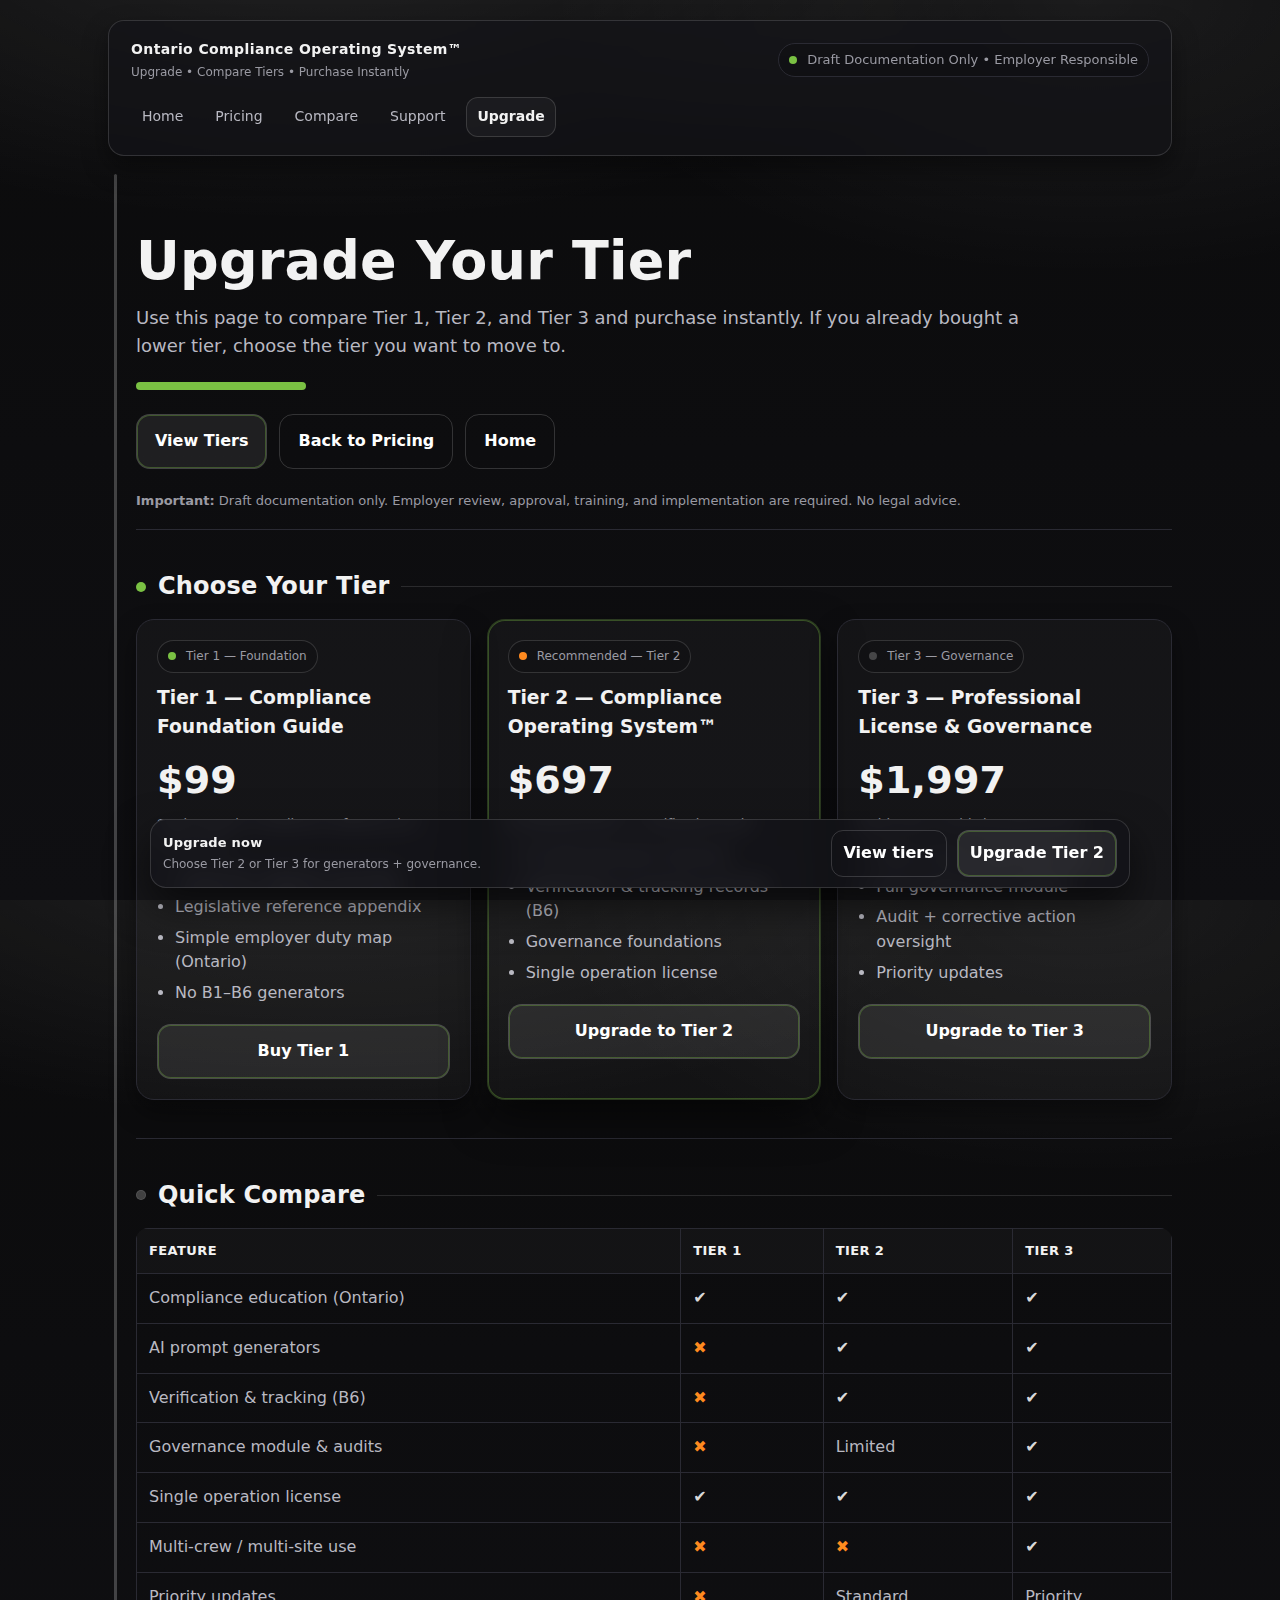
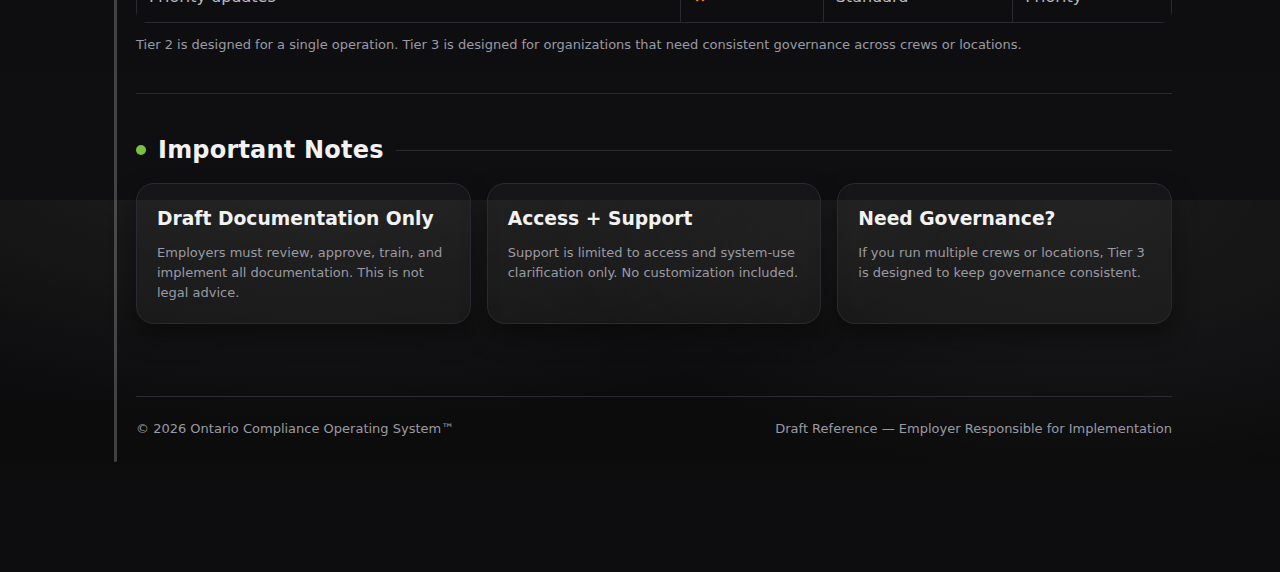
<file: upgrade/index.html>
<!DOCTYPE html>
<html lang="en">
<head>
  <meta charset="UTF-8" />
  <meta name="viewport" content="width=device-width, initial-scale=1" />
  <title>Upgrade — Ontario Compliance Operating System™</title>
  <meta name="description" content="Upgrade your Ontario Compliance Operating System™ tier. Compare Tier 1, Tier 2, and Tier 3 and purchase instantly." />

  <!-- Open Graph -->
  <meta property="og:title" content="Upgrade — Ontario Compliance Operating System™" />
  <meta property="og:description" content="Compare tiers and upgrade instantly." />
  <meta property="og:type" content="website" />

  <style>
    :root{
      --bg:#0b0b0c;
      --bg2:#0f0f12;

      --panel:#121217;
      --panel2:#15151b;
      --surface: rgba(255,255,255,.03);

      --border:#2a2a33;

      --text:#f2f2f2;
      --muted:#b9b9c2;
      --muted2:#9a9aa3;

      --green:#7ac143;
      --orange:#ff8a1f;

      --shadow: 0 18px 40px rgba(0,0,0,.55);
      --shadowSoft: 0 12px 26px rgba(0,0,0,.40);
      --radius: 18px;
      --max: 1120px;

      --btnBg: rgba(255,255,255,0.08);
      --btnBgHover: rgba(255,255,255,0.14);
      --btnText:#ffffff;

      --hdrPad:18px;
      --hdrPadCompact:10px;
      --hdrRadius:16px;

      --focus: rgba(122,193,67,.55);
    }

    *{box-sizing:border-box}
    html,body{height:100%}
    html{scroll-behavior:smooth}
    body{
      margin:0;
      font-family: Inter, system-ui, -apple-system, Segoe UI, Roboto, Arial, sans-serif;
      background:
        radial-gradient(1200px 520px at 25% -10%, rgba(255,255,255,.10) 0%, transparent 60%),
        radial-gradient(900px 460px at 85% 0%, rgba(255,255,255,.07) 0%, transparent 60%),
        linear-gradient(180deg, var(--bg) 0%, var(--bg2) 100%);
      color:var(--text);
      line-height:1.55;
      -webkit-font-smoothing: antialiased;
      -moz-osx-font-smoothing: grayscale;
    }

    a{color:inherit;text-decoration:none}
    a:focus-visible{outline:2px solid var(--focus); outline-offset:3px; border-radius:12px}

    .wrap{max-width:var(--max); margin:auto; padding:20px 28px 110px;}

    /* Sticky header */
    header.topbar{
      position: sticky;
      top: 14px;
      z-index: 999;
      display:flex;
      align-items:center;
      justify-content:space-between;
      gap:16px;
      flex-wrap:wrap;
      padding: var(--hdrPad) 22px;
      border:1px solid rgba(255,255,255,.14);
      border-radius: var(--hdrRadius);
      background: rgba(18,18,23,.60);
      backdrop-filter: blur(12px);
      box-shadow: var(--shadowSoft);
      transition: padding .18s ease, background .18s ease, box-shadow .18s ease;
    }
    header.topbar.compact{
      padding: var(--hdrPadCompact) 18px;
      background: rgba(18,18,23,.72);
      box-shadow: var(--shadow);
    }

    .brand{
      display:flex;
      flex-direction:column;
      gap:2px;
      min-width: 260px;
    }
    .brand strong{
      font-size:14px;
      letter-spacing:.4px;
    }
    .brand span{
      font-size:12px;
      color:var(--muted2);
    }

    .pill{
      display:inline-flex;
      align-items:center;
      gap:10px;
      border:1px solid var(--border);
      padding:6px 10px;
      border-radius:999px;
      color:var(--muted2);
      font-size:13px;
      white-space:nowrap;
      background: rgba(0,0,0,.14);
    }
    .pip{
      width:8px; height:8px; border-radius:999px;
      background: rgba(255,255,255,.24);
      box-shadow: 0 0 0 1px rgba(255,255,255,.10) inset;
    }
    .pip.green{ background: var(--green); box-shadow:none; }

    nav{
      display:flex;
      align-items:center;
      gap:10px;
      flex-wrap:wrap;
      justify-content:flex-end;
    }
    nav a{
      padding:8px 10px;
      border-radius:12px;
      border:1px solid transparent;
      color:var(--muted);
      font-size:14px;
      transition: background .14s ease, border-color .14s ease, color .14s ease;
    }
    nav a:hover{
      border-color: rgba(255,255,255,.12);
      background: rgba(255,255,255,.04);
      color: var(--text);
    }
    nav a.active{
      border:1px solid rgba(255,255,255,.14);
      background: rgba(255,255,255,.04);
      color: var(--text);
      font-weight: 900;
    }

    /* Left rail */
    main.rail{
      margin-top: 18px;
      position: relative;
      padding-left: 28px;
    }
    main.rail::before{
      content:"";
      position:absolute;
      left: 6px;
      top: 0;
      bottom: 0;
      width: 3px;
      background: rgba(255,255,255,.22);
      border-radius: 999px;
    }

    /* Hero */
    .hero{
      padding: 58px 0 18px;
      display:grid;
      gap:14px;
    }
    h1{
      margin:0;
      font-size: clamp(32px, 4.7vw, 54px);
      line-height: 1.08;
      letter-spacing:.2px;
    }
    .sub{
      margin:0;
      color:var(--muted);
      max-width: 920px;
      font-size: 18px;
    }

    .accent-underline{
      width: 170px;
      height: 8px;
      background: var(--green);
      border-radius: 999px;
      margin-top: 8px;
    }

    .cta{
      display:flex;
      gap:12px;
      flex-wrap:wrap;
      margin-top: 10px;
    }
    .btn{
      display:inline-flex;
      align-items:center;
      justify-content:center;
      gap:10px;
      padding: 14px 18px;
      border-radius: 14px;
      font-weight: 900;
      border: 1px solid rgba(255,255,255,.16);
      background: var(--btnBg);
      color: var(--btnText);
      transition: background .14s ease, transform .06s ease, box-shadow .14s ease;
      text-decoration:none;
      cursor:pointer;
      user-select:none;
    }
    .btn:hover{ background: var(--btnBgHover); }
    .btn:active{ transform: translateY(1px); }
    .btn.alt{ background: transparent; }
    .btn.primary{ box-shadow: 0 0 0 1px rgba(122,193,67,.35) inset; }

    .small{
      font-size:13px;
      color:var(--muted2);
      line-height:1.55;
      margin: 8px 0 0;
    }

    /* Sections */
    section{
      padding: 38px 0;
      border-top: 1px solid var(--border);
    }
    .section-head{
      display:flex;
      align-items:center;
      gap:12px;
      margin-bottom: 14px;
    }
    .section-head h2{
      margin:0;
      font-size: 24px;
      letter-spacing:.2px;
    }
    .section-head .rule{
      height:1px;
      flex:1;
      background: rgba(255,255,255,.12);
    }

    .marker{
      width:10px; height:10px; border-radius:999px;
      background: rgba(255,255,255,.22);
      box-shadow: 0 0 0 1px rgba(255,255,255,.10) inset;
    }
    .marker.green{ background: var(--green); box-shadow:none; }

    .grid{
      display:grid;
      grid-template-columns: repeat(auto-fit, minmax(240px, 1fr));
      gap: 16px;
    }
    .card{
      background: var(--surface);
      border: 1px solid var(--border);
      border-radius: var(--radius);
      padding: 20px;
      box-shadow: var(--shadowSoft);
    }
    .card h3{ margin:0 0 10px 0; }
    ul{ padding-left: 18px; margin: 10px 0 0 0; color: var(--muted); }
    li{ margin: 6px 0; }

    /* Tier ribbon */
    .ribbon{
      display:inline-flex;
      align-items:center;
      gap:10px;
      border:1px solid rgba(255,255,255,.14);
      padding:6px 10px;
      border-radius:999px;
      font-size: 12px;
      color: var(--muted2);
      background: rgba(0,0,0,.10);
      margin-bottom: 10px;
    }
    .ribbon .dot{ width:8px; height:8px; border-radius:999px; background: rgba(255,255,255,.22); }
    .ribbon .dot.green{ background: var(--green); }
    .ribbon .dot.orange{ background: var(--orange); }

    .price{
      font-size: 38px;
      font-weight: 900;
      margin: 10px 0 4px;
      letter-spacing: .2px;
    }
    .subprice{
      color: var(--muted2);
      font-size: 13px;
      margin: 0 0 8px;
    }

    /* Comparison table */
    table{
      width:100%;
      border-collapse: collapse;
      margin-top: 14px;
      overflow:hidden;
      border-radius: 12px;
    }
    th, td{
      border: 1px solid var(--border);
      padding: 12px;
      text-align: left;
      vertical-align: top;
    }
    th{
      background: rgba(255,255,255,.03);
      color: var(--text);
      font-size: 13px;
      letter-spacing:.4px;
      text-transform: uppercase;
    }
    td{ color: var(--muted); }
    .no{ color: var(--orange); font-weight: 900; }
    .yes{ color: rgba(255,255,255,.85); font-weight: 900; }

    /* Highlight recommended */
    .card.recommended{
      box-shadow: var(--shadow), 0 0 0 1px rgba(122,193,67,.35) inset;
      border-color: rgba(122,193,67,.22);
    }

    footer{
      border-top: 1px solid var(--border);
      padding: 22px 0;
      color: var(--muted2);
      margin-top: 34px;
      display:flex;
      justify-content:space-between;
      gap:16px;
      flex-wrap:wrap;
      font-size: 13px;
    }

    .anchor{ scroll-margin-top: 140px; }

    /* Floating CTA */
    .floating-cta{
      position: fixed;
      left: 50%;
      transform: translateX(-50%);
      bottom: 12px;
      z-index: 1000;
      width: min(980px, calc(100% - 20px));
      display:flex;
      gap:10px;
      align-items:center;
      justify-content:space-between;
      padding: 10px 12px;
      border-radius: 16px;
      border: 1px solid rgba(255,255,255,.14);
      background: rgba(18,18,23,.72);
      backdrop-filter: blur(12px);
      box-shadow: var(--shadow);
    }
    .floating-cta .left{
      display:flex; flex-direction:column; gap:2px;
      min-width: 180px;
    }
    .floating-cta .left strong{ font-size: 13px; letter-spacing:.2px; }
    .floating-cta .left span{ font-size: 12px; color: var(--muted2); }
    .floating-cta .right{
      display:flex; gap:10px; align-items:center; flex-wrap:wrap; justify-content:flex-end;
    }
    .floating-cta .btn{
      padding: 10px 12px;
      border-radius: 12px;
      font-weight: 900;
    }
    .floating-cta .btn.secondary{
      background: transparent;
    }
    @media (max-width: 820px){
      .floating-cta .left{ display:none; }
    }

    @media (max-width: 720px){
      .wrap{ padding: 18px 18px 130px; }
      main.rail{ padding-left: 22px; }
      main.rail::before{ left: 4px; }
      header.topbar{ top: 10px; }
    }

    @media (prefers-reduced-motion: reduce){
      html{scroll-behavior:auto}
      *{transition:none !important}
    }
  </style>
</head>

<body>
  <div class="wrap">

    <header class="topbar" id="topbar">
      <div class="brand">
        <strong>Ontario Compliance Operating System™</strong>
        <span>Upgrade • Compare Tiers • Purchase Instantly</span>
      </div>

      <div class="pill" aria-label="Product signals">
        <span class="pip green" aria-hidden="true"></span>
        Draft Documentation Only • Employer Responsible
      </div>

      <nav aria-label="Primary navigation">
        <a href="../index.html" data-cta="nav-home">Home</a>
        <a href="../index.html#pricing" data-cta="nav-pricing">Pricing</a>
        <a href="../index.html#compare" data-cta="nav-compare">Compare</a>
        <a href="../index.html#support" data-cta="nav-support">Support</a>
        <a class="active" href="./" data-cta="nav-upgrade">Upgrade</a>
      </nav>
    </header>

    <main class="rail">
      <div class="hero">
        <h1>Upgrade Your Tier</h1>
        <p class="sub">
          Use this page to compare Tier 1, Tier 2, and Tier 3 and purchase instantly.
          If you already bought a lower tier, choose the tier you want to move to.
        </p>
        <div class="accent-underline" aria-hidden="true"></div>

        <div class="cta">
          <a class="btn primary" href="#tiers" data-cta="upgrade-view-tiers">View Tiers</a>
          <a class="btn alt" href="../index.html#pricing" data-cta="upgrade-back-pricing">Back to Pricing</a>
          <a class="btn alt" href="../index.html" data-cta="upgrade-home">Home</a>
        </div>

        <p class="small">
          <strong>Important:</strong> Draft documentation only. Employer review, approval, training, and implementation are required. No legal advice.
        </p>
      </div>

      <section id="tiers" class="anchor">
        <div class="section-head">
          <span class="marker green" aria-hidden="true"></span>
          <h2>Choose Your Tier</h2><div class="rule"></div>
        </div>

        <div class="grid">
          <div class="card">
            <div class="ribbon"><span class="dot green"></span> Tier 1 — Foundation</div>
            <h3>Tier 1 — Compliance Foundation Guide</h3>
            <div class="price">$99</div>
            <div class="subprice">Static Ontario compliance reference (no generators)</div>
            <ul>
              <li>Inspection-aligned overview</li>
              <li>Legislative reference appendix</li>
              <li>Simple employer duty map (Ontario)</li>
              <li>No B1–B6 generators</li>
            </ul>
            <a class="btn primary" style="width:100%; margin-top:12px;" href="https://buy.stripe.com/5kQbJ0cuH3n5eOJbLqawo07" data-cta="upgrade-buy-tier1">Buy Tier 1</a>
          </div>

          <div class="card recommended">
            <div class="ribbon"><span class="dot orange"></span> Recommended — Tier 2</div>
            <h3>Tier 2 — Compliance Operating System™</h3>
            <div class="price">$697</div>
            <div class="subprice">B1–B6 generators + verification tools</div>
            <ul>
              <li>B1–B6 generator libraries</li>
              <li>Verification & tracking records (B6)</li>
              <li>Governance foundations</li>
              <li>Single operation license</li>
            </ul>
            <a class="btn primary" style="width:100%; margin-top:12px;" href="https://buy.stripe.com/dRm5kCbqD1eXdKF5n2awo05" data-cta="upgrade-buy-tier2">Upgrade to Tier 2</a>
          </div>

          <div class="card">
            <div class="ribbon"><span class="dot"></span> Tier 3 — Governance</div>
            <h3>Tier 3 — Professional License & Governance</h3>
            <div class="price">$1,997</div>
            <div class="subprice">Multi-crew / multi-site governance</div>
            <ul>
              <li>Multi-crew / multi-site use</li>
              <li>Full governance module</li>
              <li>Audit + corrective action oversight</li>
              <li>Priority updates</li>
            </ul>
            <a class="btn primary" style="width:100%; margin-top:12px;" href="https://buy.stripe.com/14A8wOgKXf5NeOJ4iYawo06" data-cta="upgrade-buy-tier3">Upgrade to Tier 3</a>
          </div>
        </div>
      </section>

      <section id="quickcompare" class="anchor">
        <div class="section-head">
          <span class="marker" aria-hidden="true"></span>
          <h2>Quick Compare</h2><div class="rule"></div>
        </div>

        <table>
          <thead>
            <tr>
              <th>Feature</th>
              <th>Tier 1</th>
              <th>Tier 2</th>
              <th>Tier 3</th>
            </tr>
          </thead>
          <tbody>
            <tr><td>Compliance education (Ontario)</td><td class="yes">✔</td><td class="yes">✔</td><td class="yes">✔</td></tr>
            <tr><td>AI prompt generators</td><td class="no">✖</td><td class="yes">✔</td><td class="yes">✔</td></tr>
            <tr><td>Verification & tracking (B6)</td><td class="no">✖</td><td class="yes">✔</td><td class="yes">✔</td></tr>
            <tr><td>Governance module & audits</td><td class="no">✖</td><td>Limited</td><td class="yes">✔</td></tr>
            <tr><td>Single operation license</td><td class="yes">✔</td><td class="yes">✔</td><td class="yes">✔</td></tr>
            <tr><td>Multi-crew / multi-site use</td><td class="no">✖</td><td class="no">✖</td><td class="yes">✔</td></tr>
            <tr><td>Priority updates</td><td class="no">✖</td><td>Standard</td><td>Priority</td></tr>
          </tbody>
        </table>

        <p class="small" style="margin-top:12px;">
          Tier 2 is designed for a single operation. Tier 3 is designed for organizations that need consistent governance across crews or locations.
        </p>
      </section>

      <section id="notes" class="anchor">
        <div class="section-head">
          <span class="marker green" aria-hidden="true"></span>
          <h2>Important Notes</h2><div class="rule"></div>
        </div>
        <div class="grid">
          <div class="card">
            <h3>Draft Documentation Only</h3>
            <p class="small">Employers must review, approve, train, and implement all documentation. This is not legal advice.</p>
          </div>
          <div class="card">
            <h3>Access + Support</h3>
            <p class="small">Support is limited to access and system-use clarification only. No customization included.</p>
          </div>
          <div class="card">
            <h3>Need Governance?</h3>
            <p class="small">If you run multiple crews or locations, Tier 3 is designed to keep governance consistent.</p>
          </div>
        </div>
      </section>

      <footer>
        <div>© <span id="y"></span> Ontario Compliance Operating System™</div>
        <div>Draft Reference — Employer Responsible for Implementation</div>
      </footer>
    </main>
  </div>

  <div class="floating-cta" role="region" aria-label="Quick purchase bar">
    <div class="left">
      <strong>Upgrade now</strong>
      <span>Choose Tier 2 or Tier 3 for generators + governance.</span>
    </div>
    <div class="right">
      <a class="btn secondary" href="#tiers" data-cta="float-view-tiers">View tiers</a>
      <a class="btn primary" href="https://buy.stripe.com/dRm5kCbqD1eXdKF5n2awo05" data-cta="float-buy-tier2">Upgrade Tier 2</a>
    </div>
  </div>

  <script>
    // Year
    document.getElementById('y').textContent = new Date().getFullYear();

    // Sticky header compress on scroll
    const topbar = document.getElementById('topbar');
    const onScroll = () => {
      if (window.scrollY > 30) topbar.classList.add('compact');
      else topbar.classList.remove('compact');
    };
    window.addEventListener('scroll', onScroll, { passive:true });
    onScroll();

    // Minimal click tracking (console only)
    document.addEventListener('click', (e) => {
      const a = e.target.closest('[data-cta]');
      if(!a) return;
      const label = a.getAttribute('data-cta');
      try { console.log("CTA:", label); } catch(_){}
    });
  </script>
</body>
</html>
</file>
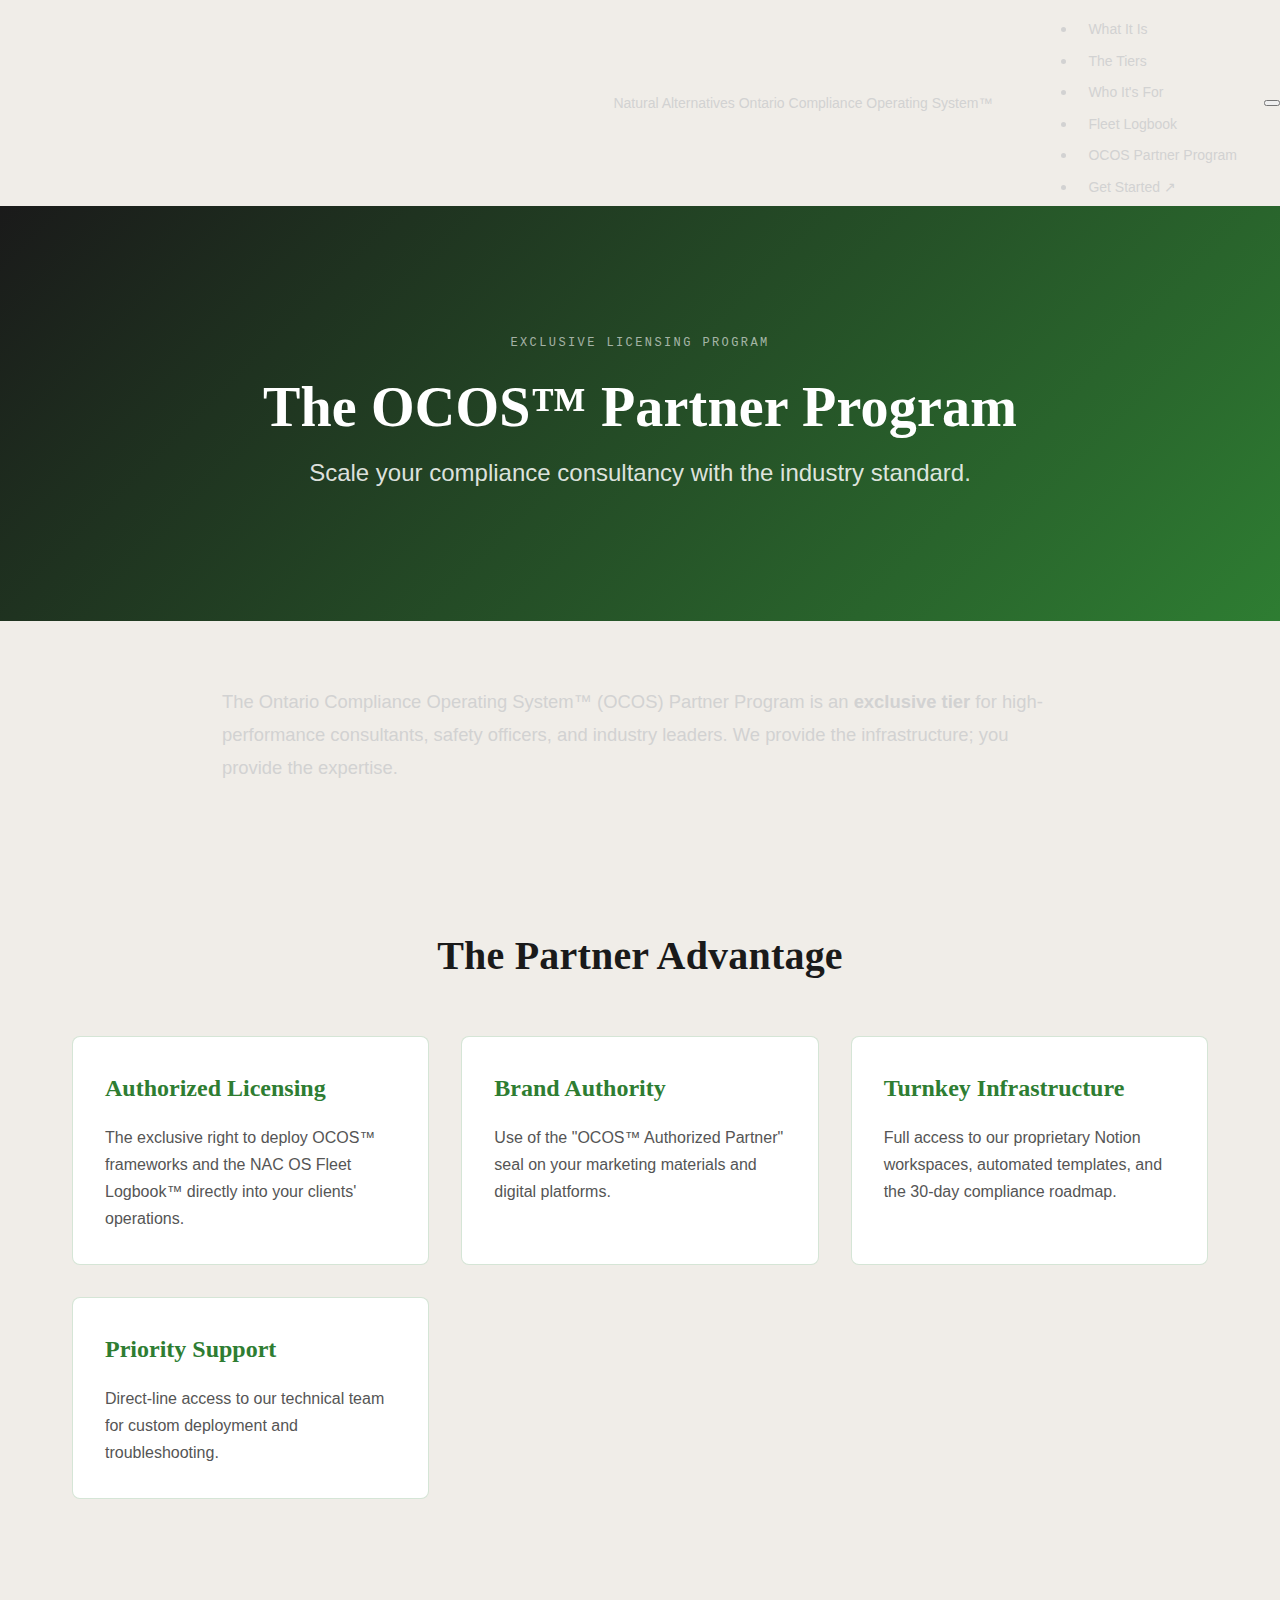
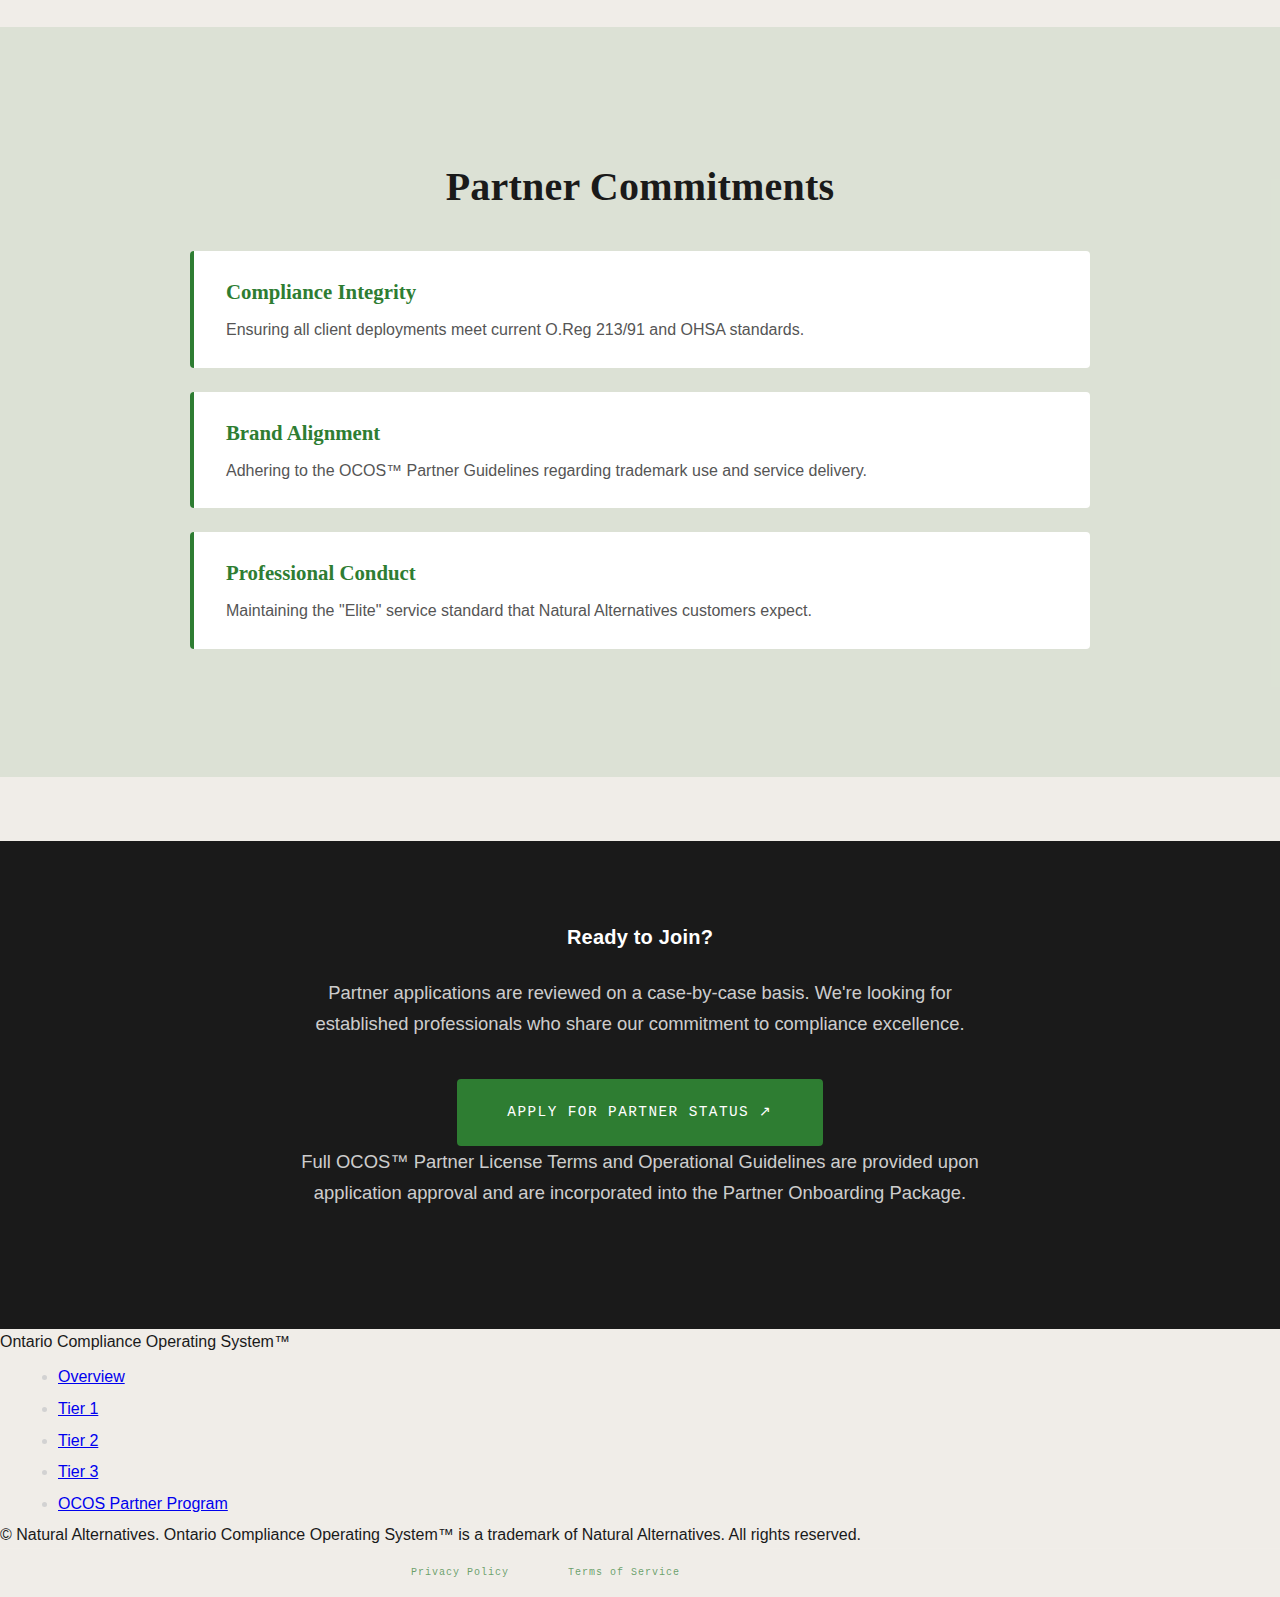
<file: become-a-partner.html>
<!DOCTYPE html>
<html lang="en">
<head>
  <meta charset="UTF-8">
  <meta name="viewport" content="width=device-width, initial-scale=1.0">
  <title>The OCOS™ Partner Program — Natural Alternatives</title>
  <link rel="stylesheet" href="styles.css">
  <style>
    :root {
      --cream: #F0EDE8;
      --dark: #1A1A1A;
      --green: #2E7D32;
      --green-light: rgba(46, 125, 50, 0.1);
      --white: #FFFFFF;
    }

    body {
      font-family: 'Inter', -apple-system, BlinkMacSystemFont, 'Segoe UI', sans-serif;
      background: var(--cream);
      color: var(--dark);
      margin: 0;
      padding: 0;
      line-height: 1.6;
    }

    .partner-hero {
      background: linear-gradient(135deg, #1A1A1A 0%, #2E7D32 100%);
      color: var(--white);
      padding: 8rem 2rem 6rem;
      text-align: center;
    }

    .partner-hero-kicker {
      font-family: 'DM Mono', monospace;
      font-size: 0.75rem;
      letter-spacing: 0.2em;
      text-transform: uppercase;
      color: rgba(255, 255, 255, 0.6);
      margin-bottom: 1.5rem;
    }

    .partner-hero h1 {
      font-family: 'Playfair Display', serif;
      font-size: 3.5rem;
      font-weight: 700;
      margin: 0 0 1rem;
      line-height: 1.1;
    }

    .partner-hero-sub {
      font-size: 1.5rem;
      font-weight: 300;
      color: rgba(255, 255, 255, 0.85);
      max-width: 800px;
      margin: 0 auto 2rem;
    }

    .partner-intro {
      max-width: 900px;
      margin: 0 auto;
      padding: 4rem 2rem;
      font-size: 1.15rem;
      line-height: 1.8;
      color: #333;
    }

    .partner-section {
      max-width: 1200px;
      margin: 0 auto;
      padding: 4rem 2rem;
    }

    .partner-section h2 {
      font-family: 'Playfair Display', serif;
      font-size: 2.5rem;
      font-weight: 700;
      color: var(--dark);
      margin-bottom: 2rem;
      text-align: center;
    }

    .advantage-grid {
      display: grid;
      grid-template-columns: repeat(auto-fit, minmax(280px, 1fr));
      gap: 2rem;
      margin-top: 3rem;
    }

    .advantage-card {
      background: var(--white);
      border: 1px solid rgba(46, 125, 50, 0.2);
      border-radius: 8px;
      padding: 2rem;
      transition: all 0.3s ease;
    }

    .advantage-card:hover {
      border-color: var(--green);
      box-shadow: 0 4px 12px rgba(46, 125, 50, 0.15);
      transform: translateY(-2px);
    }

    .advantage-card h3 {
      font-family: 'Playfair Display', serif;
      font-size: 1.5rem;
      color: var(--green);
      margin: 0 0 1rem;
    }

    .advantage-card p {
      color: #555;
      line-height: 1.7;
      margin: 0;
    }

    .commitments-section {
      background: var(--green-light);
      padding: 4rem 2rem;
      margin: 4rem 0;
    }

    .commitments-list {
      max-width: 900px;
      margin: 2rem auto 0;
      display: grid;
      gap: 1.5rem;
    }

    .commitment-item {
      background: var(--white);
      border-left: 4px solid var(--green);
      padding: 1.5rem 2rem;
      border-radius: 4px;
    }

    .commitment-item h3 {
      font-family: 'Playfair Display', serif;
      font-size: 1.3rem;
      color: var(--green);
      margin: 0 0 0.5rem;
    }

    .commitment-item p {
      color: #555;
      margin: 0;
      line-height: 1.7;
    }

    .cta-section {
      background: var(--dark);
      color: var(--white);
      padding: 5rem 2rem;
      text-align: center;
    }

    .cta-section h2 {
      color: var(--white);
      margin-bottom: 1.5rem;
    }

    .cta-section p {
      font-size: 1.15rem;
      color: rgba(255, 255, 255, 0.8);
      max-width: 700px;
      margin: 0 auto 2.5rem;
      line-height: 1.7;
    }

    .btn-apply {
      display: inline-block;
      background: var(--green);
      color: var(--white);
      font-family: 'DM Mono', monospace;
      font-size: 0.9rem;
      letter-spacing: 0.1em;
      text-transform: uppercase;
      padding: 1.25rem 3rem;
      text-decoration: none;
      border-radius: 4px;
      transition: all 0.3s ease;
      border: 2px solid var(--green);
    }

    .btn-apply:hover {
      background: transparent;
      border-color: var(--green);
      color: var(--green);
    }

    .legal-note {
      font-size: 0.75rem;
      color: rgba(255, 255, 255, 0.5);
      margin-top: 2rem;
      max-width: 800px;
      margin-left: auto;
      margin-right: auto;
      line-height: 1.5;
    }

    @media (max-width: 768px) {
      .partner-hero h1 {
        font-size: 2.5rem;
      }

      .partner-hero-sub {
        font-size: 1.2rem;
      }

      .partner-section h2 {
        font-size: 2rem;
      }

      .advantage-grid {
        grid-template-columns: 1fr;
      }
    }
  </style>
</head>
<body>

<!-- NAVIGATION -->
<nav>
  <a href="/" class="nav-logo">
    <span class="nav-logo-top">Natural Alternatives</span>
    <span class="nav-logo-main">Ontario Compliance Operating System™</span>
  </a>
  <ul class="nav-links">
    <li><a href="index.html#what">What It Is</a></li>
    <li><a href="index.html#tiers">The Tiers</a></li>
    <li><a href="index.html#who">Who It's For</a></li>
    <li><a href="contractor-os.html">Fleet Logbook</a></li>
    <li><a href="become-a-partner.html">OCOS Partner Program</a></li>
    <li><a href="pricing.html" class="nav-cta">Get Started ↗</a></li>
  </ul>
  <button class="nav-mobile-btn" aria-label="Menu" onclick="toggleMobileNav()">
    <span></span><span></span><span></span>
  </button>
</nav>

<!-- HERO -->
<section class="partner-hero">
  <div class="partner-hero-kicker">Exclusive Licensing Program</div>
  <h1>The OCOS™ Partner Program</h1>
  <p class="partner-hero-sub">Scale your compliance consultancy with the industry standard.</p>
</section>

<!-- INTRO -->
<section class="partner-intro">
  <p>The Ontario Compliance Operating System™ (OCOS) Partner Program is an <strong>exclusive tier</strong> for high-performance consultants, safety officers, and industry leaders. We provide the infrastructure; you provide the expertise.</p>
</section>

<!-- THE PARTNER ADVANTAGE -->
<section class="partner-section">
  <h2>The Partner Advantage</h2>
  <div class="advantage-grid">
    <div class="advantage-card">
      <h3>Authorized Licensing</h3>
      <p>The exclusive right to deploy OCOS™ frameworks and the NAC OS Fleet Logbook™ directly into your clients' operations.</p>
    </div>
    <div class="advantage-card">
      <h3>Brand Authority</h3>
      <p>Use of the "OCOS™ Authorized Partner" seal on your marketing materials and digital platforms.</p>
    </div>
    <div class="advantage-card">
      <h3>Turnkey Infrastructure</h3>
      <p>Full access to our proprietary Notion workspaces, automated templates, and the 30-day compliance roadmap.</p>
    </div>
    <div class="advantage-card">
      <h3>Priority Support</h3>
      <p>Direct-line access to our technical team for custom deployment and troubleshooting.</p>
    </div>
  </div>
</section>

<!-- PARTNER COMMITMENTS -->
<section class="commitments-section">
  <div class="partner-section">
    <h2>Partner Commitments</h2>
    <div class="commitments-list">
      <div class="commitment-item">
        <h3>Compliance Integrity</h3>
        <p>Ensuring all client deployments meet current O.Reg 213/91 and OHSA standards.</p>
      </div>
      <div class="commitment-item">
        <h3>Brand Alignment</h3>
        <p>Adhering to the OCOS™ Partner Guidelines regarding trademark use and service delivery.</p>
      </div>
      <div class="commitment-item">
        <h3>Professional Conduct</h3>
        <p>Maintaining the "Elite" service standard that Natural Alternatives customers expect.</p>
      </div>
    </div>
  </div>
</section>

<!-- CTA -->
<section class="cta-section">
  <h2>Ready to Join?</h2>
  <p>Partner applications are reviewed on a case-by-case basis. We're looking for established professionals who share our commitment to compliance excellence.</p>
  <a href="pricing.html#practitioner-panel" class="btn-apply">Apply for Partner Status ↗</a>
  <p class="legal-note">Full OCOS™ Partner License Terms and Operational Guidelines are provided upon application approval and are incorporated into the Partner Onboarding Package.</p>
</section>

<!-- FOOTER -->
<footer>
  <div class="footer-brand">Ontario Compliance Operating System™</div>
  <ul class="footer-links">
    <li><a href="index.html">Overview</a></li>
    <li><a href="OCOS_Elite_Tier1.html">Tier 1</a></li>
    <li><a href="OCOS_Tier2.html">Tier 2</a></li>
    <li><a href="OCOS_Tier3.html">Tier 3</a></li>
    <li><a href="become-a-partner.html">OCOS Partner Program</a></li>
  </ul>
  <span class="footer-tm">© Natural Alternatives. Ontario Compliance Operating System™ is a trademark of Natural Alternatives. All rights reserved.</span>
</footer>

<div style="padding:1rem 2rem;border-top:1px solid rgba(255,255,255,0.07);text-align:center;font-family:monospace;font-size:10px;letter-spacing:.1em;color:rgba(240,237,232,0.28);">
  <a href="privacy-policy.html" style="color:rgba(46,125,50,0.7);text-decoration:none;margin:0 .75rem;">Privacy Policy</a>
  &nbsp;·&nbsp;
  <a href="terms-of-service.html" style="color:rgba(46,125,50,0.7);text-decoration:none;margin:0 .75rem;">Terms of Service</a>
  &nbsp;·&nbsp; © Natural Alternatives
</div>

<script>
function toggleMobileNav() {
  document.querySelector('.nav-links').classList.toggle('active');
}
</script>

</body>
</html>
</file>
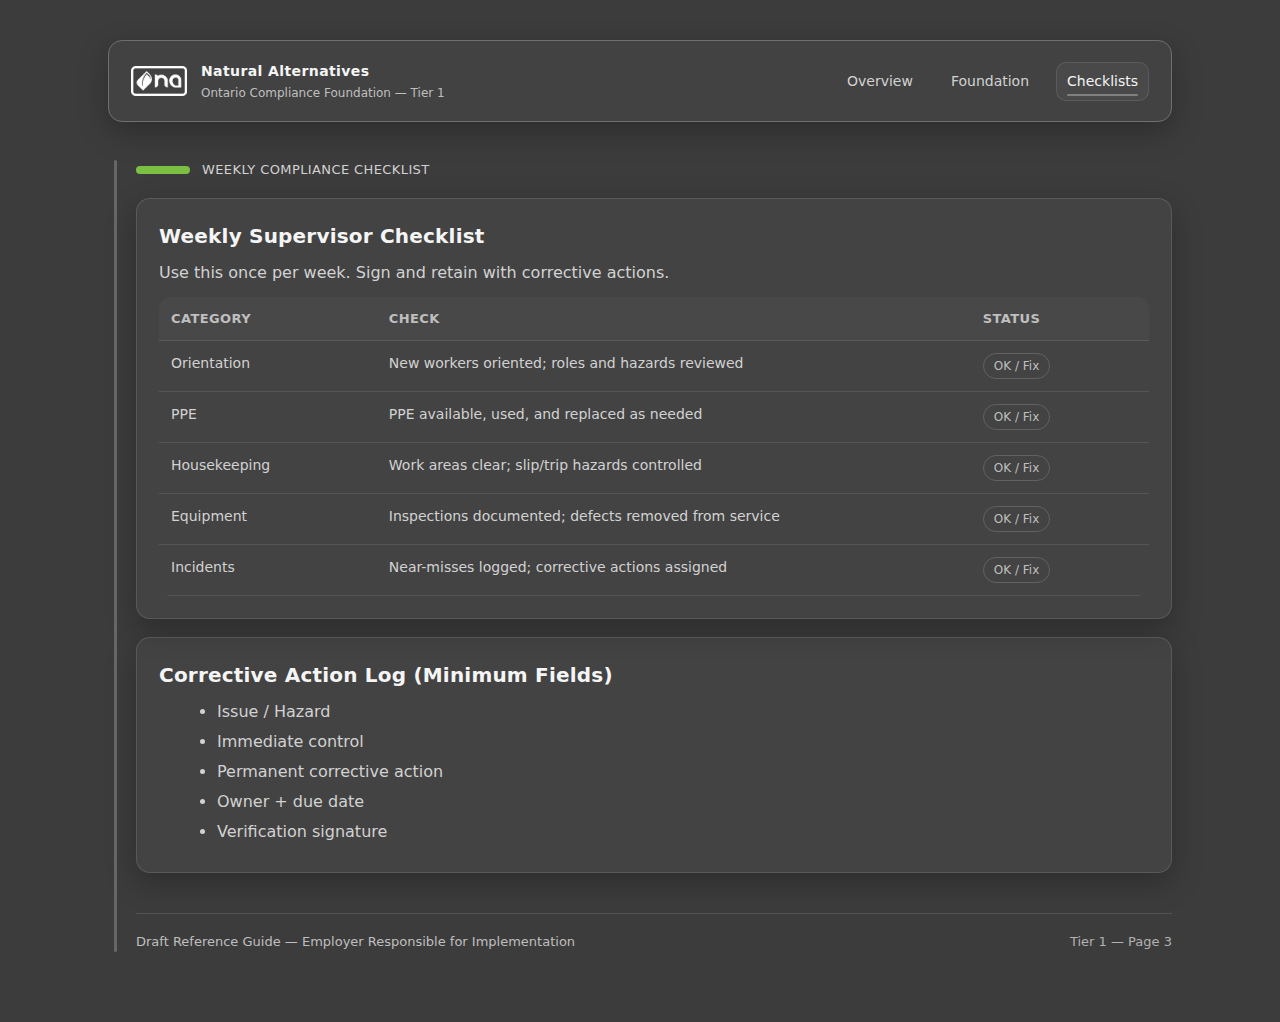
<file: checklist.html>
<!doctype html>
<html lang="en">
<head>
  <meta charset="utf-8"/>
  <meta name="viewport" content="width=device-width, initial-scale=1"/>
  <title>Checklists — Ontario Compliance Foundation Guide</title>
  <link rel="stylesheet" href="styles.css"/>
</head>
<body>
  <div class="wrap">
    <header class="topbar">
      <div class="brand">
        <div class="brand-mark">
          <img src="NA-ICON-LeafOutline-Green.png" alt="Natural Alternatives mark"/>
        </div>
        <div class="brand-title">
          <strong>Natural Alternatives</strong>
          <span>Ontario Compliance Foundation — Tier 1</span>
        </div>
      </div>

      <nav aria-label="Primary">
        <a href="index.html">Overview</a>
        <a href="guide.html">Foundation</a>
        <a href="checklist.html" aria-current="page">Checklists</a>
      </nav>
    </header>

    <main class="cover-rail">
      <!-- THE ONE GREEN ELEMENT ON THIS PAGE -->
      <div class="section-cue" role="note" aria-label="Section cue">
        <div class="tick" aria-hidden="true"></div>
        <div class="label">Weekly Compliance Checklist</div>
      </div>

      <section class="panel">
        <h2>Weekly Supervisor Checklist</h2>
        <p>Use this once per week. Sign and retain with corrective actions.</p>

        <table class="table" aria-label="Weekly checklist">
          <thead>
            <tr>
              <th style="width:22%;">Category</th>
              <th>Check</th>
              <th style="width:18%;">Status</th>
            </tr>
          </thead>
          <tbody>
            <tr>
              <td>Orientation</td>
              <td>New workers oriented; roles and hazards reviewed</td>
              <td><span class="badge">OK / Fix</span></td>
            </tr>
            <tr>
              <td>PPE</td>
              <td>PPE available, used, and replaced as needed</td>
              <td><span class="badge">OK / Fix</span></td>
            </tr>
            <tr>
              <td>Housekeeping</td>
              <td>Work areas clear; slip/trip hazards controlled</td>
              <td><span class="badge">OK / Fix</span></td>
            </tr>
            <tr>
              <td>Equipment</td>
              <td>Inspections documented; defects removed from service</td>
              <td><span class="badge">OK / Fix</span></td>
            </tr>
            <tr>
              <td>Incidents</td>
              <td>Near-misses logged; corrective actions assigned</td>
              <td><span class="badge">OK / Fix</span></td>
            </tr>
          </tbody>
        </table>
      </section>

      <section class="panel" style="margin-top:18px;">
        <h2>Corrective Action Log (Minimum Fields)</h2>
        <ul>
          <li>Issue / Hazard</li>
          <li>Immediate control</li>
          <li>Permanent corrective action</li>
          <li>Owner + due date</li>
          <li>Verification signature</li>
        </ul>
      </section>

      <footer class="site-footer">
        <div>Draft Reference Guide — Employer Responsible for Implementation</div>
        <div class="page-num">Tier 1 — Page 3</div>
      </footer>
    </main>
  </div>
</body>
</html>
</file>
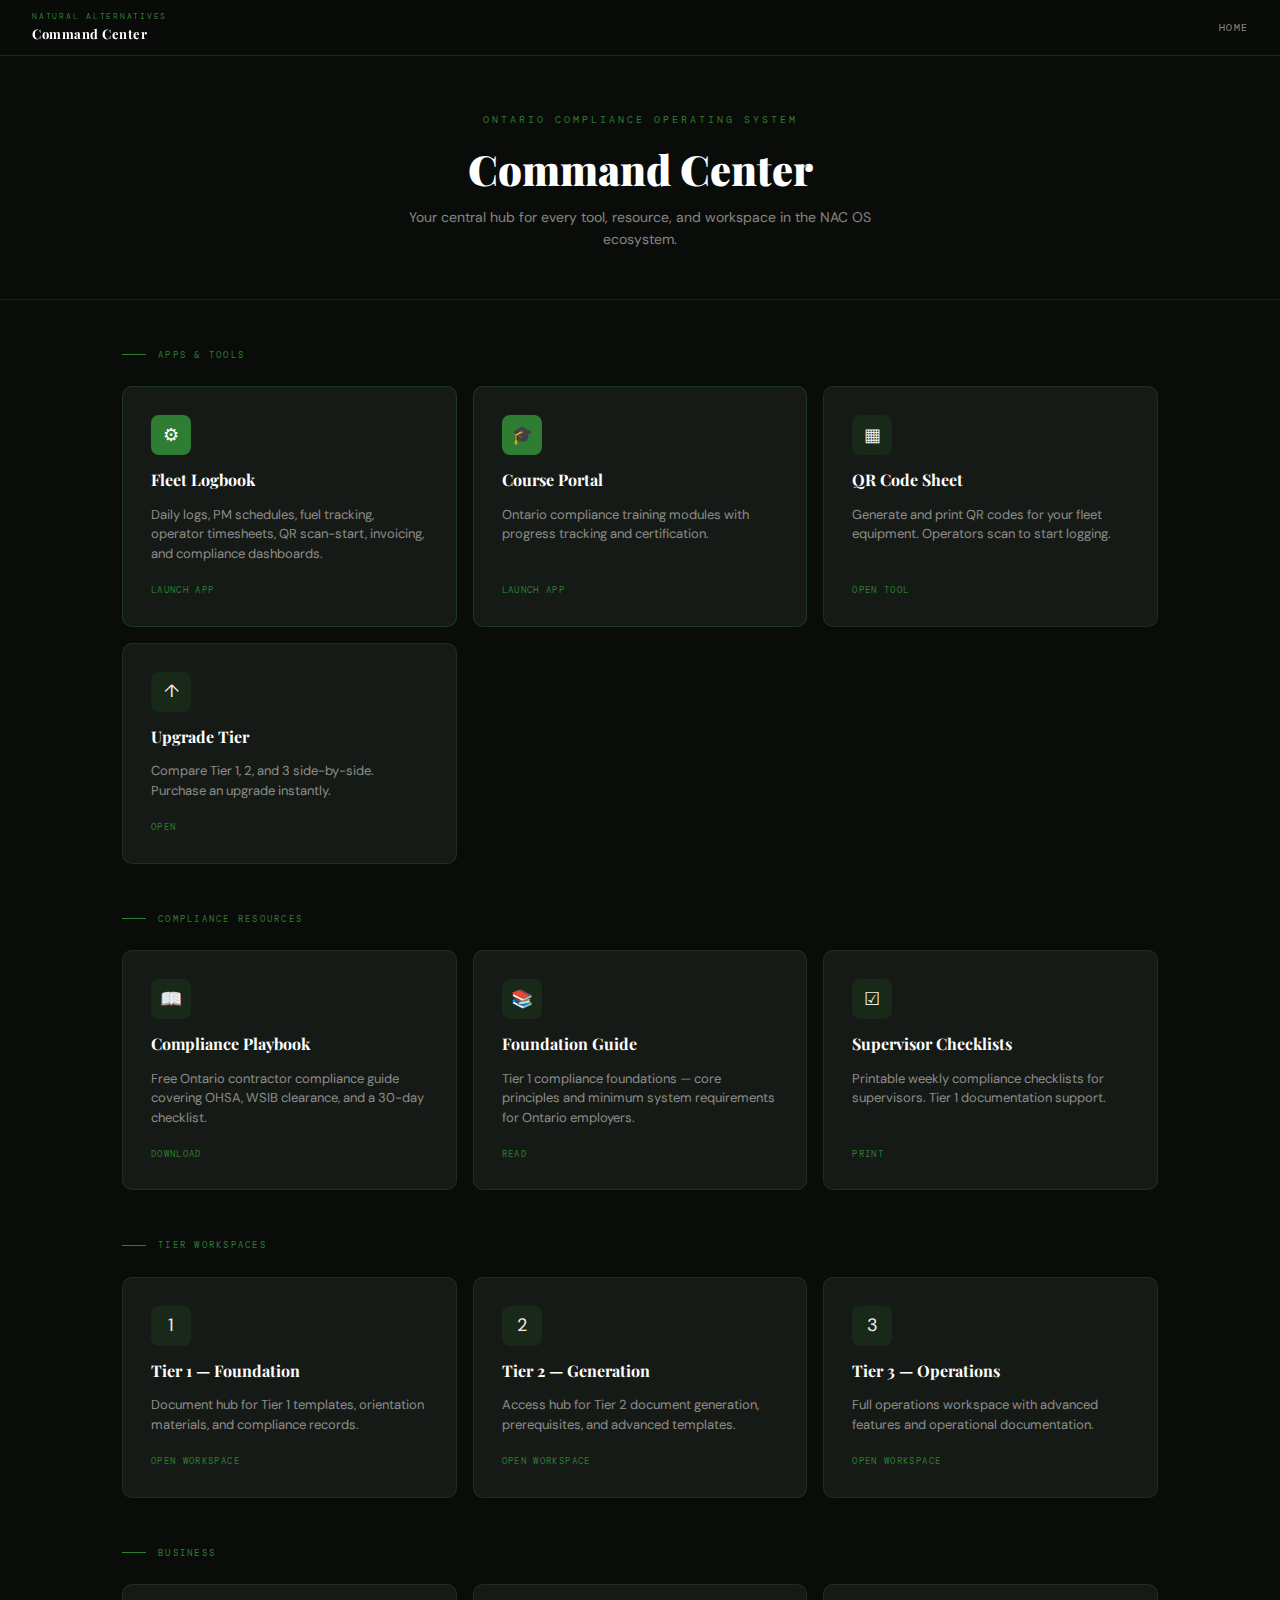
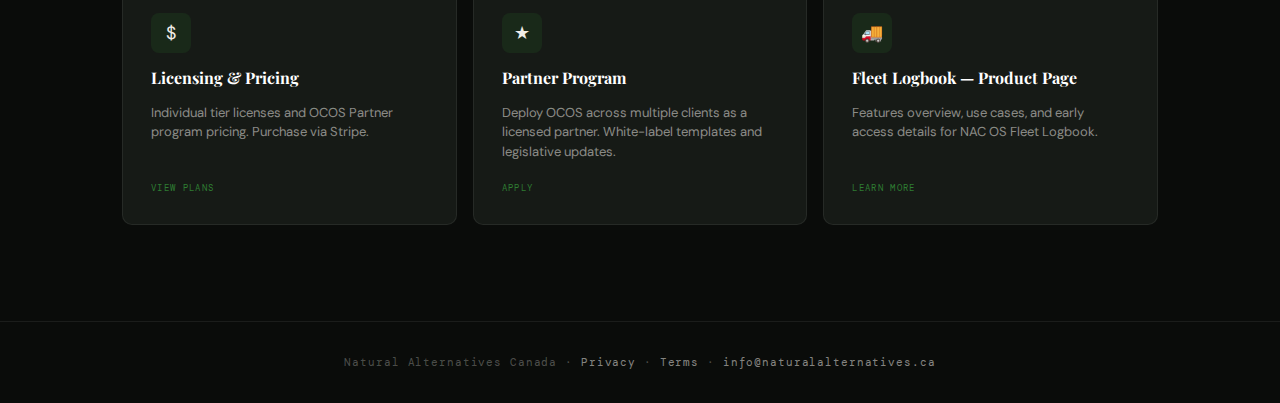
<file: command-center.html>
<!DOCTYPE html>
<html lang="en">
<head>
<meta charset="UTF-8">
<meta name="viewport" content="width=device-width, initial-scale=1.0, maximum-scale=5.0, user-scalable=yes">
<title>Command Center — Ontario Compliance Operating System™</title>
<meta name="description" content="Your central hub for all NAC OS tools, resources, and compliance documentation.">
<link href="https://fonts.googleapis.com/css2?family=Playfair+Display:ital,wght@0,400;0,700;0,900;1,400&family=DM+Sans:ital,wght@0,300;0,400;0,500;0,600;1,300&family=DM+Mono:wght@400;500&display=swap" rel="stylesheet">
<style>
:root {
  --green:      #2E7D32;
  --green-light:#43A047;
  --green-deep: #1B5E20;
  --green-glow: rgba(46,125,50,0.15);
  --ink:        #0A0C0A;
  --surface:    #111411;
  --panel:      #161A16;
  --border:     rgba(255,255,255,0.07);
  --border2:    rgba(255,255,255,0.12);
  --text:       #F0EDE8;
  --text-dim:   rgba(240,237,232,0.55);
  --text-muted: rgba(240,237,232,0.3);
  --white:      #ffffff;
  --warn:       #F57C00;
}

*, *::before, *::after { box-sizing: border-box; margin: 0; padding: 0; }
html { scroll-behavior: smooth; font-size: 16px; }
body {
  font-family: 'DM Sans', sans-serif;
  background: var(--ink);
  color: var(--text);
  line-height: 1.6;
  min-height: 100vh;
}

/* ── NAV ── */
nav {
  position: fixed; top: 0; left: 0; right: 0; z-index: 200;
  background: rgba(10,12,10,0.95); backdrop-filter: blur(16px);
  border-bottom: 1px solid rgba(46,125,50,0.3);
  height: 56px; display: flex; align-items: center;
  padding: 0 2rem; justify-content: space-between;
}
.nav-logo { display: flex; flex-direction: column; gap: 1px; text-decoration: none; }
.nav-logo-top {
  font-family: 'DM Mono', monospace; font-size: 8px;
  letter-spacing: 0.22em; text-transform: uppercase; color: var(--green);
}
.nav-logo-main {
  font-family: 'Playfair Display', serif; font-size: 13px;
  font-weight: 700; color: var(--white); letter-spacing: 0.04em;
}
.nav-back {
  font-family: 'DM Mono', monospace; font-size: 10px;
  letter-spacing: 0.12em; text-transform: uppercase;
  color: var(--text-dim); text-decoration: none; transition: color 0.2s;
}
.nav-back:hover { color: var(--green); }

/* ── HERO ── */
.hero {
  padding: 7rem 2rem 3rem;
  text-align: center;
  border-bottom: 1px solid var(--border);
}
.hero-eyebrow {
  font-family: 'DM Mono', monospace; font-size: 10px;
  letter-spacing: 0.3em; text-transform: uppercase;
  color: var(--green); margin-bottom: 1rem;
}
.hero h1 {
  font-family: 'Playfair Display', serif;
  font-size: clamp(1.8rem, 4vw, 2.6rem);
  font-weight: 900; color: var(--white);
  line-height: 1.2; margin-bottom: 0.75rem;
}
.hero p {
  font-size: 14px; color: var(--text-dim);
  max-width: 480px; margin: 0 auto;
}

/* ── GRID ── */
.section { padding: 3rem 2rem; max-width: 1100px; margin: 0 auto; }
.section-label {
  font-family: 'DM Mono', monospace; font-size: 9px;
  letter-spacing: 0.25em; text-transform: uppercase;
  color: var(--green); margin-bottom: 1.5rem;
  display: flex; align-items: center; gap: 0.75rem;
}
.section-label::before {
  content: ''; width: 24px; height: 1px; background: var(--green);
}

.grid {
  display: grid;
  grid-template-columns: repeat(auto-fill, minmax(300px, 1fr));
  gap: 1rem;
  margin-bottom: 3rem;
}

/* ── CARD ── */
.card {
  background: var(--panel);
  border: 1px solid var(--border);
  border-radius: 10px;
  padding: 1.75rem;
  text-decoration: none;
  color: var(--text);
  transition: border-color 0.25s, transform 0.2s, box-shadow 0.25s;
  display: flex; flex-direction: column; gap: 0.75rem;
  position: relative; overflow: hidden;
}
.card:hover {
  border-color: var(--green);
  transform: translateY(-2px);
  box-shadow: 0 8px 32px rgba(46,125,50,0.12);
}
.card-icon {
  width: 40px; height: 40px; border-radius: 8px;
  background: var(--green-glow);
  display: flex; align-items: center; justify-content: center;
  font-size: 18px; flex-shrink: 0;
}
.card-title {
  font-family: 'Playfair Display', serif;
  font-size: 16px; font-weight: 700; color: var(--white);
}
.card-desc {
  font-size: 13px; color: var(--text-dim); line-height: 1.5;
}
.card-tag {
  font-family: 'DM Mono', monospace; font-size: 9px;
  letter-spacing: 0.15em; text-transform: uppercase;
  color: var(--green); margin-top: auto; padding-top: 0.5rem;
}
.card.primary { border-color: rgba(46,125,50,0.3); }
.card.primary .card-icon { background: var(--green); color: var(--white); }

/* ── FOOTER ── */
footer {
  text-align: center; padding: 2rem;
  border-top: 1px solid var(--border);
  font-size: 11px; color: var(--text-muted);
  font-family: 'DM Mono', monospace;
  letter-spacing: 0.08em;
}
footer a { color: var(--text-dim); text-decoration: none; }
footer a:hover { color: var(--green); }

/* ── RESPONSIVE ── */
@media (max-width: 640px) {
  nav { padding: 0 1rem; }
  .hero { padding: 6rem 1.25rem 2rem; }
  .section { padding: 2rem 1.25rem; }
  .grid { grid-template-columns: 1fr; }
}
</style>
</head>
<body>

<nav>
  <a href="index.html" class="nav-logo">
    <span class="nav-logo-top">Natural Alternatives</span>
    <span class="nav-logo-main">Command Center</span>
  </a>
  <a href="index.html" class="nav-back">Home</a>
</nav>

<div class="hero">
  <div class="hero-eyebrow">Ontario Compliance Operating System</div>
  <h1>Command Center</h1>
  <p>Your central hub for every tool, resource, and workspace in the NAC OS ecosystem.</p>
</div>

<!-- ═══ APPS & TOOLS ═══ -->
<div class="section">
  <div class="section-label">Apps &amp; Tools</div>
  <div class="grid">

    <a href="nac-os-app.html" class="card primary">
      <div class="card-icon">&#9881;</div>
      <div class="card-title">Fleet Logbook</div>
      <div class="card-desc">Daily logs, PM schedules, fuel tracking, operator timesheets, QR scan-start, invoicing, and compliance dashboards.</div>
      <div class="card-tag">Launch App</div>
    </a>

    <a href="course-portal/index.html" class="card primary">
      <div class="card-icon">&#127891;</div>
      <div class="card-title">Course Portal</div>
      <div class="card-desc">Ontario compliance training modules with progress tracking and certification.</div>
      <div class="card-tag">Launch App</div>
    </a>

    <a href="nac-os-qr-sheet.html" class="card">
      <div class="card-icon">&#9638;</div>
      <div class="card-title">QR Code Sheet</div>
      <div class="card-desc">Generate and print QR codes for your fleet equipment. Operators scan to start logging.</div>
      <div class="card-tag">Open Tool</div>
    </a>

    <a href="upgrade/index.html" class="card">
      <div class="card-icon">&#8593;</div>
      <div class="card-title">Upgrade Tier</div>
      <div class="card-desc">Compare Tier 1, 2, and 3 side-by-side. Purchase an upgrade instantly.</div>
      <div class="card-tag">Open</div>
    </a>

  </div>

  <!-- ═══ COMPLIANCE RESOURCES ═══ -->
  <div class="section-label">Compliance Resources</div>
  <div class="grid">

    <a href="compliance-playbook-landing.html" class="card">
      <div class="card-icon">&#128214;</div>
      <div class="card-title">Compliance Playbook</div>
      <div class="card-desc">Free Ontario contractor compliance guide covering OHSA, WSIB clearance, and a 30-day checklist.</div>
      <div class="card-tag">Download</div>
    </a>

    <a href="guide.html" class="card">
      <div class="card-icon">&#128218;</div>
      <div class="card-title">Foundation Guide</div>
      <div class="card-desc">Tier 1 compliance foundations — core principles and minimum system requirements for Ontario employers.</div>
      <div class="card-tag">Read</div>
    </a>

    <a href="checklist.html" class="card">
      <div class="card-icon">&#9745;</div>
      <div class="card-title">Supervisor Checklists</div>
      <div class="card-desc">Printable weekly compliance checklists for supervisors. Tier 1 documentation support.</div>
      <div class="card-tag">Print</div>
    </a>

  </div>

  <!-- ═══ TIER WORKSPACES ═══ -->
  <div class="section-label">Tier Workspaces</div>
  <div class="grid">

    <a href="ocos-t1-hub.html" class="card">
      <div class="card-icon">1</div>
      <div class="card-title">Tier 1 — Foundation</div>
      <div class="card-desc">Document hub for Tier 1 templates, orientation materials, and compliance records.</div>
      <div class="card-tag">Open Workspace</div>
    </a>

    <a href="ocos-t2-hub.html" class="card">
      <div class="card-icon">2</div>
      <div class="card-title">Tier 2 — Generation</div>
      <div class="card-desc">Access hub for Tier 2 document generation, prerequisites, and advanced templates.</div>
      <div class="card-tag">Open Workspace</div>
    </a>

    <a href="ocos-t3-hub.html" class="card">
      <div class="card-icon">3</div>
      <div class="card-title">Tier 3 — Operations</div>
      <div class="card-desc">Full operations workspace with advanced features and operational documentation.</div>
      <div class="card-tag">Open Workspace</div>
    </a>

  </div>

  <!-- ═══ BUSINESS ═══ -->
  <div class="section-label">Business</div>
  <div class="grid">

    <a href="pricing.html" class="card">
      <div class="card-icon">&#36;</div>
      <div class="card-title">Licensing &amp; Pricing</div>
      <div class="card-desc">Individual tier licenses and OCOS Partner program pricing. Purchase via Stripe.</div>
      <div class="card-tag">View Plans</div>
    </a>

    <a href="become-a-partner.html" class="card">
      <div class="card-icon">&#9733;</div>
      <div class="card-title">Partner Program</div>
      <div class="card-desc">Deploy OCOS across multiple clients as a licensed partner. White-label templates and legislative updates.</div>
      <div class="card-tag">Apply</div>
    </a>

    <a href="contractor-os.html" class="card">
      <div class="card-icon">&#128666;</div>
      <div class="card-title">Fleet Logbook — Product Page</div>
      <div class="card-desc">Features overview, use cases, and early access details for NAC OS Fleet Logbook.</div>
      <div class="card-tag">Learn More</div>
    </a>

  </div>
</div>

<footer>
  <p>Natural Alternatives Canada &middot; <a href="privacy-policy.html">Privacy</a> &middot; <a href="terms-of-service.html">Terms</a> &middot; <a href="mailto:info@naturalalternatives.ca">info@naturalalternatives.ca</a></p>
</footer>

</body>
</html>
</file>
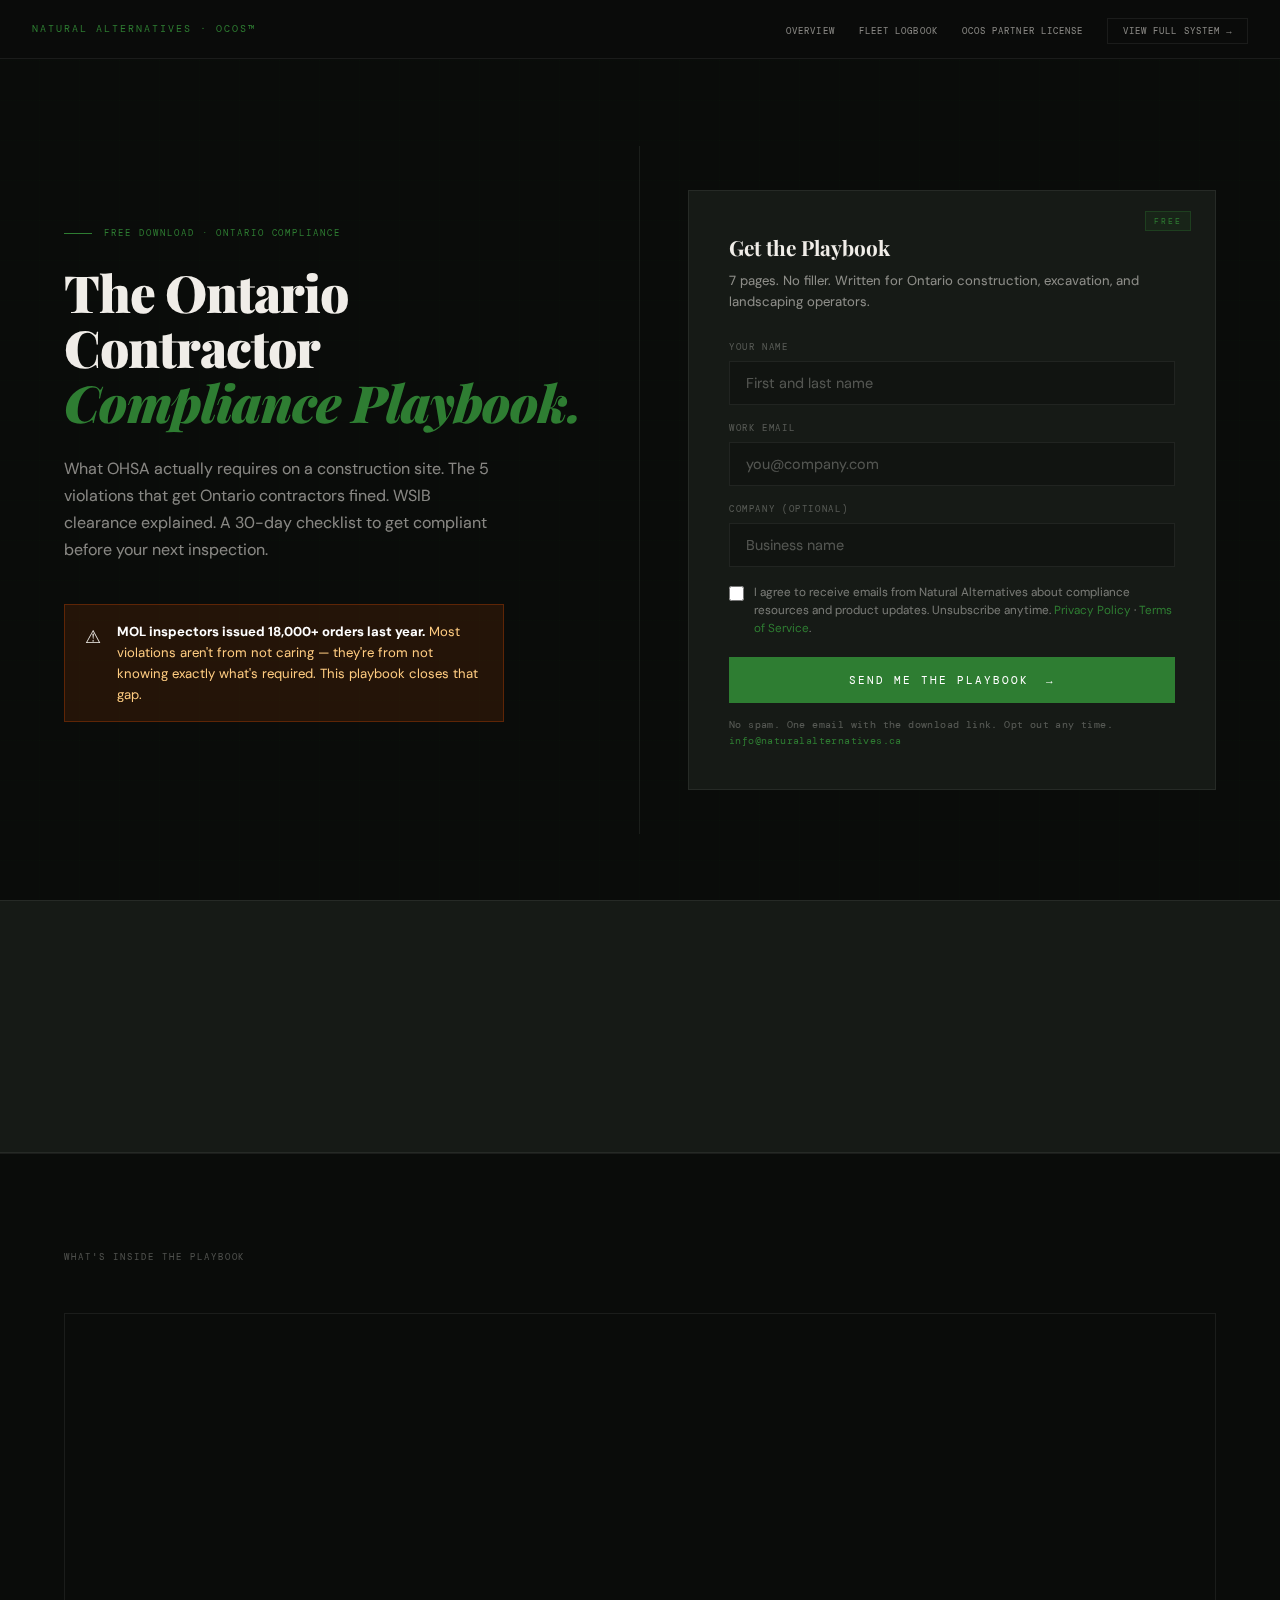
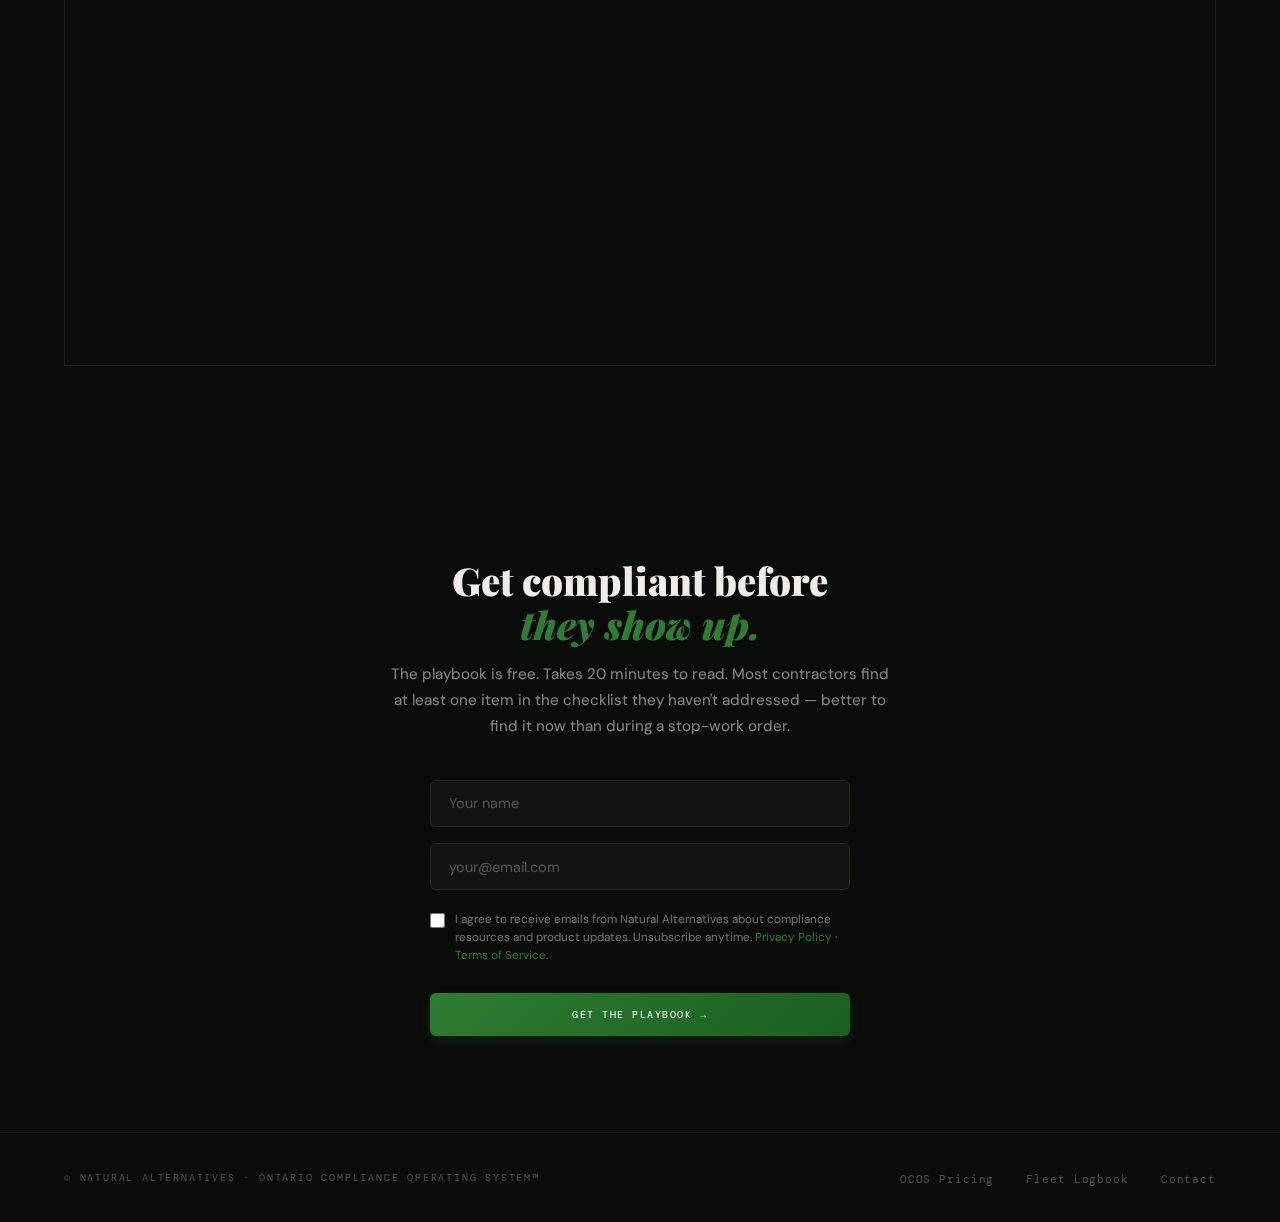
<file: compliance-playbook-landing.html>
<!DOCTYPE html>
<html lang="en">
<head>
<meta charset="UTF-8">
<meta name="viewport" content="width=device-width, initial-scale=1.0, maximum-scale=5.0, user-scalable=yes">
<title>The Ontario Contractor Compliance Playbook — Free Download · Natural Alternatives</title>
<meta name="description" content="What OHSA actually requires, the 5 violations that get Ontario contractors fined, WSIB clearance, and a 30-day compliance checklist. Free download.">
<link rel="preconnect" href="https://fonts.googleapis.com">
<link rel="preconnect" href="https://fonts.gstatic.com" crossorigin>
<link href="https://fonts.googleapis.com/css2?family=Playfair+Display:ital,wght@0,700;0,900;1,700&family=DM+Sans:wght@300;400;500&family=DM+Mono:wght@400;500&display=swap" rel="stylesheet">
<style>
  *, *::before, *::after { box-sizing: border-box; margin: 0; padding: 0; }

  :root {
    --green:      #2E7D32;
    --green-deep: #1B5E20;
    --green-glow: rgba(46,125,50,0.15);
    --green-line: rgba(46,125,50,0.3);
    --ink:        #0A0C0A;
    --surface:    #111411;
    --panel:      #161A16;
    --border:     rgba(255,255,255,0.07);
    --text:       #F0EDE8;
    --text-dim:   rgba(240,237,232,0.55);
    --text-muted: rgba(240,237,232,0.3);
    --warn:       #E65100;
    --warn-bg:    rgba(230,81,0,0.12);
    --warn-line:  rgba(230,81,0,0.3);
  }

  html { scroll-behavior: smooth; }

  body {
    background: var(--ink);
    color: var(--text);
    font-family: 'DM Sans', sans-serif;
    font-weight: 400;
    line-height: 1.6;
    overflow-x: hidden;
  }

  body::before {
    content: '';
    position: fixed;
    inset: 0;
    pointer-events: none;
    z-index: 0;
    background-image:
      repeating-linear-gradient(0deg, transparent, transparent 39px, rgba(46,125,50,0.04) 40px),
      repeating-linear-gradient(90deg, transparent, transparent 39px, rgba(46,125,50,0.04) 40px);
  }

  /* ── NAV ── */
  nav {
    position: fixed;
    top: 0; left: 0; right: 0;
    z-index: 100;
    display: flex;
    align-items: center;
    justify-content: space-between;
    padding: 1rem 2rem;
    background: rgba(10,12,10,0.85);
    backdrop-filter: blur(12px);
    border-bottom: 1px solid var(--border);
  }
  .nav-brand {
    font-family: 'DM Mono', monospace;
    font-size: 10px;
    letter-spacing: 0.2em;
    text-transform: uppercase;
    color: var(--green);
  }
  .nav-links {
    display: flex;
    align-items: center;
    gap: 1.5rem;
    list-style: none;
  }
  .nav-links a {
    font-family: 'DM Mono', monospace;
    font-size: 9px;
    letter-spacing: 0.12em;
    text-transform: uppercase;
    color: var(--text-dim);
    text-decoration: none;
    transition: color 0.2s;
  }
  .nav-links a:hover { color: var(--green); }
  .nav-cta {
    font-family: 'DM Mono', monospace;
    font-size: 9px;
    letter-spacing: 0.15em;
    text-transform: uppercase;
    color: var(--text-dim);
    text-decoration: none;
    border: 1px solid var(--border);
    padding: 0.4rem 0.9rem;
    transition: all 0.2s;
  }
  .nav-cta:hover { border-color: var(--green-line); color: var(--green); }

  /* ── HERO ── */
  .hero {
    position: relative;
    z-index: 1;
    min-height: 100vh;
    display: grid;
    grid-template-columns: 1fr 1fr;
    align-items: center;
    gap: 0;
    padding-top: 5rem;
    overflow: hidden;
  }

  .hero-left {
    padding: 5rem 3rem 5rem 4rem;
    border-right: 1px solid var(--border);
    position: relative;
  }

  .hero-eyebrow {
    font-family: 'DM Mono', monospace;
    font-size: 9px;
    letter-spacing: 0.22em;
    text-transform: uppercase;
    color: var(--green);
    margin-bottom: 1.5rem;
    display: flex;
    align-items: center;
    gap: 0.75rem;
  }
  .hero-eyebrow::before {
    content: '';
    display: inline-block;
    width: 28px;
    height: 1.5px;
    background: var(--green);
  }

  h1 {
    font-family: 'Playfair Display', serif;
    font-size: clamp(2.4rem, 4vw, 3.6rem);
    font-weight: 900;
    line-height: 1.08;
    color: var(--text);
    margin-bottom: 1.5rem;
    letter-spacing: -0.02em;
  }
  h1 em { font-style: italic; color: var(--green); }

  .hero-sub {
    font-size: 1rem;
    color: var(--text-dim);
    line-height: 1.7;
    max-width: 440px;
    margin-bottom: 2.5rem;
  }

  .penalty-bar {
    display: flex;
    align-items: flex-start;
    gap: 1rem;
    background: var(--warn-bg);
    border: 1px solid var(--warn-line);
    padding: 1rem 1.25rem;
    margin-bottom: 2rem;
    max-width: 440px;
  }
  .penalty-icon { font-size: 1.1rem; flex-shrink: 0; margin-top: 2px; }
  .penalty-text { font-size: 0.82rem; color: #ffcc80; line-height: 1.6; }
  .penalty-text strong { color: #ffffff; }

  /* ── FORM PANEL ── */
  .hero-right {
    padding: 5rem 4rem 5rem 3rem;
    display: flex;
    flex-direction: column;
    justify-content: center;
  }

  .form-card {
    background: var(--panel);
    border: 1px solid var(--border);
    padding: 2.5rem;
    position: relative;
    overflow: hidden;
  }
  .form-card::before {
    content: 'FREE';
    position: absolute;
    top: 1.25rem; right: 1.5rem;
    font-family: 'DM Mono', monospace;
    font-size: 8px;
    letter-spacing: 0.25em;
    color: var(--green);
    background: rgba(46,125,50,0.1);
    border: 1px solid var(--green-line);
    padding: 3px 8px;
  }

  .form-title {
    font-family: 'Playfair Display', serif;
    font-size: 1.3rem;
    font-weight: 700;
    margin-bottom: 0.4rem;
  }
  .form-sub {
    font-size: 0.82rem;
    color: var(--text-dim);
    margin-bottom: 1.75rem;
    line-height: 1.6;
  }

  .form-field { margin-bottom: 1rem; }
  .form-label {
    display: block;
    font-family: 'DM Mono', monospace;
    font-size: 9px;
    letter-spacing: 0.18em;
    text-transform: uppercase;
    color: var(--text-muted);
    margin-bottom: 0.4rem;
  }
  .form-input {
    width: 100%;
    background: var(--surface);
    border: 1px solid var(--border);
    color: var(--text);
    font-family: 'DM Sans', sans-serif;
    font-size: 0.9rem;
    padding: 0.75rem 1rem;
    outline: none;
    transition: border-color 0.2s;
    -webkit-appearance: none;
    border-radius: 0;
  }
  .form-input::placeholder { color: var(--text-muted); }
  .form-input:focus { border-color: var(--green); }

  .form-btn {
    width: 100%;
    background: var(--green);
    color: #ffffff;
    border: none;
    font-family: 'DM Mono', monospace;
    font-size: 11px;
    letter-spacing: 0.18em;
    text-transform: uppercase;
    padding: 1rem;
    cursor: pointer;
    margin-top: 0.5rem;
    transition: background 0.2s;
    position: relative;
    overflow: hidden;
  }
  .form-btn:hover { background: var(--green-deep); }
  .form-btn:disabled { opacity: 0.6; cursor: not-allowed; }
  .form-btn .btn-arrow { margin-left: 0.5rem; transition: transform 0.2s; display: inline-block; }
  .form-btn:hover .btn-arrow { transform: translateX(4px); }

  .form-note {
    font-size: 10px;
    color: var(--text-muted);
    margin-top: 0.9rem;
    line-height: 1.6;
    font-family: 'DM Mono', monospace;
    letter-spacing: 0.04em;
  }
  .form-note a { color: var(--green); text-decoration: none; }
  .form-note a:hover { text-decoration: underline; }

  label a { text-decoration: none; transition: opacity 0.2s; }
  label a:hover { opacity: 0.8; }

  .form-success {
    display: none;
    text-align: center;
    padding: 1.5rem 0;
  }
  .form-success.show { display: block; }
  .form-success .success-icon { font-size: 2rem; margin-bottom: 0.75rem; }
  .form-success h3 {
    font-family: 'Playfair Display', serif;
    font-size: 1.2rem;
    margin-bottom: 0.5rem;
  }
  .form-success p { font-size: 0.85rem; color: var(--text-dim); margin-bottom: 1.25rem; }
  .download-btn {
    display: inline-flex;
    align-items: center;
    gap: 0.5rem;
    background: var(--green);
    color: #ffffff;
    font-family: 'DM Mono', monospace;
    font-size: 10px;
    letter-spacing: 0.15em;
    text-transform: uppercase;
    padding: 0.85rem 1.5rem;
    text-decoration: none;
    transition: background 0.2s;
  }
  .download-btn:hover { background: var(--green-deep); }

  /* ── WHAT'S INSIDE ── */
  .inside {
    position: relative;
    z-index: 1;
    padding: 6rem 4rem;
    border-top: 1px solid var(--border);
  }

  .inside-eyebrow {
    font-family: 'DM Mono', monospace;
    font-size: 9px;
    letter-spacing: 0.22em;
    text-transform: uppercase;
    color: var(--text-muted);
    margin-bottom: 3rem;
  }

  .inside-grid {
    display: grid;
    grid-template-columns: repeat(auto-fit, minmax(280px, 1fr));
    gap: 0;
    border: 1px solid var(--border);
  }

  .inside-item {
    padding: 2rem 1.75rem;
    border-right: 1px solid var(--border);
    border-bottom: 1px solid var(--border);
    position: relative;
    transition: background 0.2s;
  }
  .inside-item:hover { background: var(--panel); }
  .inside-item:last-child { border-right: none; }

  .inside-num {
    font-family: 'DM Mono', monospace;
    font-size: 9px;
    letter-spacing: 0.18em;
    color: var(--green);
    margin-bottom: 0.75rem;
  }
  .inside-title {
    font-family: 'Playfair Display', serif;
    font-size: 1rem;
    font-weight: 700;
    margin-bottom: 0.6rem;
    line-height: 1.3;
  }
  .inside-body {
    font-size: 0.82rem;
    color: var(--text-dim);
    line-height: 1.7;
  }

  .inside-badge {
    display: inline-block;
    font-family: 'DM Mono', monospace;
    font-size: 8px;
    letter-spacing: 0.15em;
    text-transform: uppercase;
    color: var(--green);
    background: rgba(46,125,50,0.08);
    border: 1px solid var(--green-line);
    padding: 2px 7px;
    margin-top: 0.75rem;
  }

  /* ── PROOF STRIP ── */
  .proof {
    position: relative;
    z-index: 1;
    padding: 4rem;
    background: var(--panel);
    border-top: 1px solid var(--border);
    border-bottom: 1px solid var(--border);
    display: grid;
    grid-template-columns: repeat(3, 1fr);
    gap: 0;
  }

  .proof-item {
    padding: 0 2.5rem;
    border-right: 1px solid var(--border);
  }
  .proof-item:first-child { padding-left: 0; }
  .proof-item:last-child { border-right: none; }

  .proof-num {
    font-family: 'Playfair Display', serif;
    font-size: 2.5rem;
    font-weight: 900;
    color: var(--green);
    line-height: 1;
    margin-bottom: 0.25rem;
  }
  .proof-label {
    font-size: 0.82rem;
    color: var(--text-dim);
    line-height: 1.5;
  }

  /* ── BOTTOM CTA ── */
  .bottom-cta {
    position: relative;
    z-index: 1;
    padding: 6rem 4rem;
    text-align: center;
  }
  .bottom-cta h2 {
    font-family: 'Playfair Display', serif;
    font-size: clamp(1.8rem, 3vw, 2.6rem);
    font-weight: 900;
    margin-bottom: 1rem;
    line-height: 1.15;
  }
  .bottom-cta h2 em { font-style: italic; color: var(--green); }
  .bottom-cta p {
    font-size: 0.95rem;
    color: var(--text-dim);
    max-width: 500px;
    margin: 0 auto 2.5rem;
    line-height: 1.7;
  }

  .inline-form {
    display: flex;
    flex-direction: column;
    gap: 1rem;
    max-width: 420px;
    margin: 0 auto;
  }
  .inline-form input[type="text"],
  .inline-form input[type="email"] {
    background: rgba(255,255,255,0.03);
    border: 1px solid rgba(46,125,50,0.25);
    border-radius: 6px;
    color: var(--text);
    font-family: 'DM Sans', sans-serif;
    font-size: 0.9rem;
    padding: 0.85rem 1.15rem;
    outline: none;
    transition: all 0.25s ease;
  }
  .inline-form input:focus {
    border-color: var(--green);
    background: rgba(255,255,255,0.05);
    box-shadow: 0 0 0 3px rgba(46,125,50,0.1);
  }
  .inline-form input::placeholder { color: var(--text-muted); }
  .inline-form button {
    background: linear-gradient(135deg, var(--green) 0%, var(--green-deep) 100%);
    color: #ffffff;
    border: none;
    border-radius: 6px;
    font-family: 'DM Mono', monospace;
    font-size: 10px;
    letter-spacing: 0.15em;
    text-transform: uppercase;
    padding: 0.95rem 2rem;
    cursor: pointer;
    transition: all 0.25s ease;
    white-space: nowrap;
    box-shadow: 0 4px 12px rgba(46,125,50,0.2);
  }
  .inline-form button:hover {
    background: linear-gradient(135deg, var(--green-deep) 0%, var(--green) 100%);
    box-shadow: 0 6px 20px rgba(46,125,50,0.35);
    transform: translateY(-1px);
  }
  .inline-form button:active { transform: translateY(0); }

  /* ── FOOTER ── */
  footer {
    position: relative;
    z-index: 1;
    padding: 2rem 4rem;
    border-top: 1px solid var(--border);
    display: flex;
    align-items: center;
    justify-content: space-between;
    flex-wrap: wrap;
    gap: 1rem;
  }
  .footer-brand {
    font-family: 'DM Mono', monospace;
    font-size: 10px;
    letter-spacing: 0.18em;
    text-transform: uppercase;
    color: var(--text-muted);
  }
  .footer-links {
    display: flex;
    gap: 2rem;
    list-style: none;
  }
  .footer-links a {
    font-size: 11px;
    color: var(--text-muted);
    text-decoration: none;
    font-family: 'DM Mono', monospace;
    letter-spacing: 0.08em;
    transition: color 0.2s;
  }
  .footer-links a:hover { color: var(--green); }

  /* ── ANIMATIONS ── */
  @keyframes fadeUp {
    from { opacity: 0; transform: translateY(24px); }
    to   { opacity: 1; transform: translateY(0); }
  }
  .hero-eyebrow { animation: fadeUp 0.6s ease both; animation-delay: 0.1s; }
  h1            { animation: fadeUp 0.6s ease both; animation-delay: 0.2s; }
  .hero-sub     { animation: fadeUp 0.6s ease both; animation-delay: 0.3s; }
  .penalty-bar  { animation: fadeUp 0.6s ease both; animation-delay: 0.35s; }
  .form-card    { animation: fadeUp 0.6s ease both; animation-delay: 0.25s; }

  /* ── RESPONSIVE ── */
  @media (max-width: 900px) {
    .hero { grid-template-columns: 1fr; min-height: auto; }
    .hero-left { border-right: none; border-bottom: 1px solid var(--border); padding: 4rem 1.5rem 3rem; }
    .hero-right { padding: 3rem 1.5rem 4rem; }
    .inside { padding: 4rem 1.5rem; }
    .proof { grid-template-columns: 1fr; gap: 2rem; }
    .proof-item { border-right: none; padding: 0; border-bottom: 1px solid var(--border); padding-bottom: 2rem; }
    .proof-item:last-child { border-bottom: none; padding-bottom: 0; }
    .bottom-cta { padding: 4rem 1.5rem; }
    footer { padding: 2rem 1.5rem; }
  }
</style>
</head>
<body>

<!-- NAV -->
<nav>
  <div class="nav-brand">Natural Alternatives · OCOS™</div>
  <ul class="nav-links">
    <li><a href="index.html">Overview</a></li>
    <li><a href="contractor-os.html">Fleet Logbook</a></li>
    <li><a href="pricing.html#practitioner-panel">OCOS Partner License</a></li>
    <li><a href="pricing.html" class="nav-cta">View Full System →</a></li>
  </ul>
</nav>

<!-- HERO -->
<section class="hero">
  <div class="hero-left">
    <div class="hero-eyebrow">Free Download · Ontario Compliance</div>
    <h1>The Ontario Contractor<br><em>Compliance Playbook.</em></h1>
    <p class="hero-sub">What OHSA actually requires on a construction site. The 5 violations that get Ontario contractors fined. WSIB clearance explained. A 30-day checklist to get compliant before your next inspection.</p>

    <div class="penalty-bar">
      <div class="penalty-icon">⚠</div>
      <div class="penalty-text">
        <strong>MOL inspectors issued 18,000+ orders last year.</strong> Most violations aren't from not caring — they're from not knowing exactly what's required. This playbook closes that gap.
      </div>
    </div>
  </div>

  <div class="hero-right">
    <div class="form-card">

      <!-- Form state -->
      <div id="form-wrap">
        <div class="form-title">Get the Playbook</div>
        <p class="form-sub">7 pages. No filler. Written for Ontario construction, excavation, and landscaping operators.</p>

        <form id="lead-form" action="https://app.naturalalternatives.ca/api/leads/submit" method="POST">
          <div class="form-field">
            <label class="form-label" for="fname">Your name</label>
            <input class="form-input" type="text" id="fname" name="name" placeholder="First and last name" required autocomplete="name">
          </div>
          <div class="form-field">
            <label class="form-label" for="femail">Work email</label>
            <input class="form-input" type="email" id="femail" name="email" placeholder="you@company.com" required autocomplete="email">
          </div>
          <div class="form-field">
            <label class="form-label" for="fcompany">Company (optional)</label>
            <input class="form-input" type="text" id="fcompany" name="company" placeholder="Business name">
          </div>
          <div style="display:flex;align-items:flex-start;gap:.6rem;margin:.25rem 0 .75rem;">
            <input type="checkbox" id="casl-consent-1" name="casl_consent" value="yes" required
              style="margin-top:.2rem;accent-color:#2E7D32;width:15px;height:15px;flex-shrink:0;">
            <label for="casl-consent-1" style="font-size:.73rem;color:rgba(240,237,232,0.45);line-height:1.55;cursor:pointer;">
              I agree to receive emails from Natural Alternatives about compliance resources and product updates.
              Unsubscribe anytime. <a href="privacy-policy.html" style="color:#2E7D32;">Privacy Policy</a> · <a href="terms-of-service.html" style="color:#2E7D32;">Terms of Service</a>.
            </label>
          </div>
          <button class="form-btn" type="submit" id="submit-btn">
            Send Me the Playbook <span class="btn-arrow">→</span>
          </button>
          <p class="form-note">No spam. One email with the download link. Opt out any time. <a href="mailto:info@naturalalternatives.ca">info@naturalalternatives.ca</a></p>
        </form>
      </div>

      <!-- Success state (shown after JS intercept) -->
      <div class="form-success" id="form-success">
        <div class="success-icon">✓</div>
        <h3>Check your inbox.</h3>
        <p>The playbook is on its way to your email. Download it below right now if you don't want to wait.</p>
        <a href="ontario-contractor-compliance-playbook.pdf" class="download-btn" download>
          ↓ Download Playbook PDF
        </a>
      </div>

    </div>
  </div>
</section>

<!-- PROOF STRIP -->
<div class="proof">
  <div class="proof-item">
    <div class="proof-num">5</div>
    <div class="proof-label">Specific violations that trigger MOL stop-work orders — with the exact penalty amounts.</div>
  </div>
  <div class="proof-item">
    <div class="proof-num">30</div>
    <div class="proof-label">Day checklist. Items you can action immediately, before your next site inspection.</div>
  </div>
  <div class="proof-item">
    <div class="proof-num">O.Reg<br>213/91</div>
    <div class="proof-label">The construction regulation explained in plain language — what it requires, what it doesn't.</div>
  </div>
</div>

<!-- WHAT'S INSIDE -->
<section class="inside">
  <div class="inside-eyebrow">What's inside the playbook</div>
  <div class="inside-grid">
    <div class="inside-item">
      <div class="inside-num">01 · OHSA</div>
      <div class="inside-title">What the Act Actually Requires</div>
      <div class="inside-body">The five employer obligations every Ontario contractor is legally responsible for — written in plain language, not legislative. Includes the 10-item pre-shift inspection standard.</div>
      <span class="inside-badge">O.Reg 213/91 · OHSA S.25</span>
    </div>
    <div class="inside-item">
      <div class="inside-num">02 · FINES</div>
      <div class="inside-title">The 5 Violations That Get Contractors Fined</div>
      <div class="inside-body">The specific deficiencies MOL inspectors flag most often — incomplete inspection records, missing competent supervisor documentation, inadequate fall protection, WHMIS gaps, and more. Penalty amounts included.</div>
      <span class="inside-badge">Up to $100,000 · Individual / $500,000 · Corporation</span>
    </div>
    <div class="inside-item">
      <div class="inside-num">03 · WSIB</div>
      <div class="inside-title">Clearance Certificates & Subcontractor Obligations</div>
      <div class="inside-body">Which WSIB premium category applies to your work, what clearance certificates are required before you start, and the 3-step process to verify a subcontractor's standing before they set foot on site.</div>
      <span class="inside-badge">Independent Operators · Subcontractors</span>
    </div>
    <div class="inside-item">
      <div class="inside-num">04 · CRA</div>
      <div class="inside-title">HST, ITCs, and Equipment Depreciation</div>
      <div class="inside-body">HST registration threshold, how Input Tax Credits work on equipment purchases, and the CCA Class 38/10 depreciation rules with a worked example for a $150,000 excavator.</div>
      <span class="inside-badge">HST · CCA Class 38 · Half-Year Rule</span>
    </div>
    <div class="inside-item">
      <div class="inside-num">05 · CHECKLIST</div>
      <div class="inside-title">30-Day Compliance Action Plan</div>
      <div class="inside-body">12 actionable items. Each one is something you can complete yourself — no consultant required. Work through it in order and you'll cover the ground MOL inspectors look at first.</div>
      <span class="inside-badge">12 Items · Printable Checklist</span>
    </div>
  </div>
</section>

<!-- BOTTOM CTA -->
<section class="bottom-cta">
  <h2>Get compliant before<br><em>they show up.</em></h2>
  <p>The playbook is free. Takes 20 minutes to read. Most contractors find at least one item in the checklist they haven't addressed — better to find it now than during a stop-work order.</p>

  <form class="inline-form" id="bottom-form" action="https://app.naturalalternatives.ca/api/leads/submit" method="POST">
    <input type="text" name="name" placeholder="Your name" required autocomplete="name">
    <input type="email" name="email" placeholder="your@email.com" required autocomplete="email">
    <div style="display:flex;align-items:flex-start;gap:.6rem;margin:.25rem 0 .75rem;text-align:left;">
      <input type="checkbox" id="casl-consent-2" name="casl_consent" value="yes" required
        style="margin-top:.2rem;accent-color:#2E7D32;width:15px;height:15px;flex-shrink:0;">
      <label for="casl-consent-2" style="font-size:.73rem;color:rgba(240,237,232,0.45);line-height:1.55;cursor:pointer;">
        I agree to receive emails from Natural Alternatives about compliance resources and product updates.
        Unsubscribe anytime. <a href="privacy-policy.html" style="color:#2E7D32;">Privacy Policy</a> · <a href="terms-of-service.html" style="color:#2E7D32;">Terms of Service</a>.
      </label>
    </div>
    <button type="submit">Get the Playbook →</button>
  </form>
</section>

<!-- FOOTER -->
<footer>
  <div class="footer-brand">© Natural Alternatives · Ontario Compliance Operating System™</div>
  <ul class="footer-links">
    <li><a href="pricing.html">OCOS Pricing</a></li>
    <li><a href="contractor-os.html">Fleet Logbook</a></li>
    <li><a href="mailto:info@naturalalternatives.ca">Contact</a></li>
  </ul>
</footer>

<script>
// ── Worker endpoint ──────────────────────────────────────────────────────────
const WORKER = 'https://app.naturalalternatives.ca/api/leads/submit';

// ── Hero form — intercept, submit to Worker, show success state ──────────────
document.getElementById('lead-form').addEventListener('submit', async function(e) {
  e.preventDefault();
  const btn = document.getElementById('submit-btn');
  btn.disabled = true;
  btn.textContent = 'Sending...';

  const formData = new FormData(this);

  try {
    const res = await fetch(WORKER, {
      method: 'POST',
      body: formData,
    });

    // Worker returns redirect (303) or JSON success — either way show success
    document.getElementById('form-wrap').style.display = 'none';
    document.getElementById('form-success').classList.add('show');

  } catch (err) {
    // Network error — still surface the download so user isn't left hanging
    console.error('Submit error:', err);
    document.getElementById('form-wrap').style.display = 'none';
    document.getElementById('form-success').classList.add('show');
  }
});

// ── Bottom form — intercept, submit to Worker, replace with download link ────
document.getElementById('bottom-form').addEventListener('submit', async function(e) {
  e.preventDefault();
  const btn = this.querySelector('button');
  btn.textContent = 'Sending...';
  btn.disabled = true;

  const formData = new FormData(this);

  try {
    await fetch(WORKER, {
      method: 'POST',
      body: formData,
    });
  } catch (err) {
    console.error('Submit error:', err);
  }

  // Replace form with download link regardless of network result
  this.innerHTML = `
    <a href="ontario-contractor-compliance-playbook.pdf" download
       style="display:inline-flex;align-items:center;gap:0.5rem;background:#2E7D32;color:#ffffff;
              font-family:'DM Mono',monospace;font-size:10px;letter-spacing:0.15em;
              text-transform:uppercase;padding:0.85rem 1.5rem;text-decoration:none;">
      ↓ Download Now
    </a>
    <p style="margin-top:0.75rem;font-size:11px;color:rgba(240,237,232,0.4);font-family:'DM Mono',monospace;">
      Check your inbox too — we're sending a copy there.
    </p>`;
});

// ── Scroll reveal ─────────────────────────────────────────────────────────────
const observer = new IntersectionObserver((entries) => {
  entries.forEach(e => {
    if (e.isIntersecting) {
      e.target.style.opacity = '1';
      e.target.style.transform = 'translateY(0)';
    }
  });
}, { threshold: 0.1 });

document.querySelectorAll('.inside-item, .proof-item').forEach(el => {
  el.style.opacity = '0';
  el.style.transform = 'translateY(16px)';
  el.style.transition = 'opacity 0.5s ease, transform 0.5s ease';
  observer.observe(el);
});
</script>
</body>
</html>
</file>
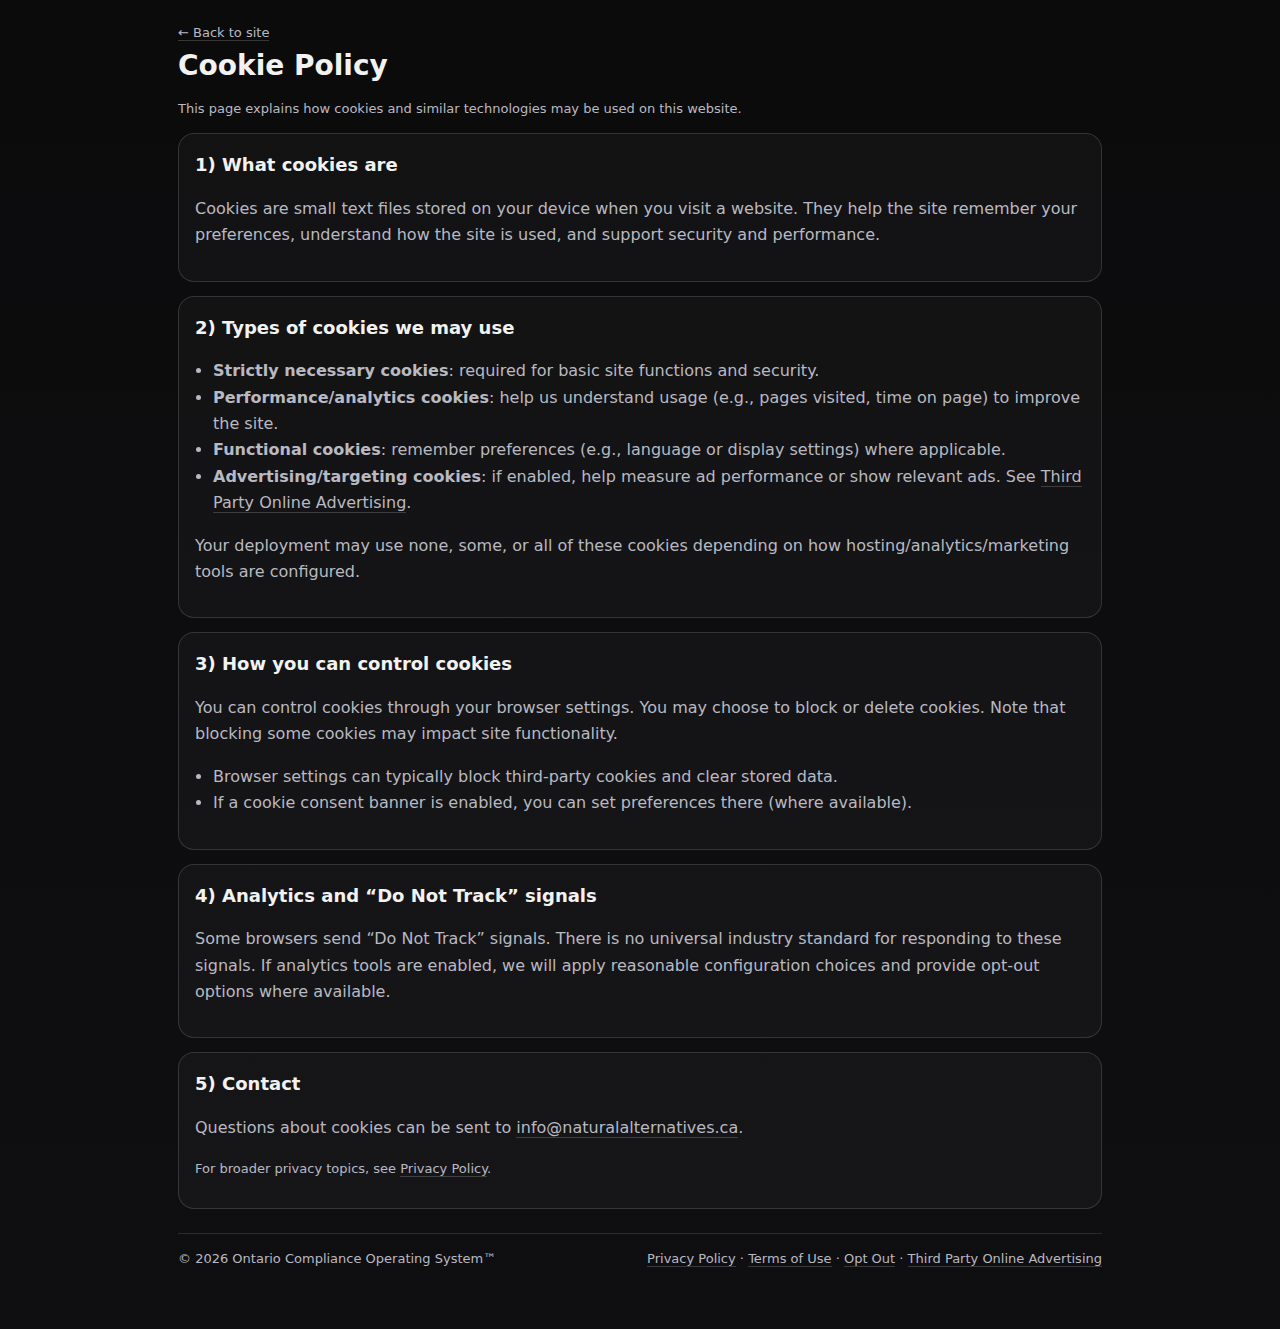
<file: cookie-policy.html>
<!DOCTYPE html>
<html lang="en">
<head>
  <meta charset="UTF-8" />
  <meta name="viewport" content="width=device-width, initial-scale=1" />
  <title>Cookie Policy | Ontario Compliance Operating System™</title>
  <meta name="description" content="Cookie Policy for Ontario Compliance Operating System™ (Ontario/Canada-aligned)." />
  <style>
    :root{--bg:#0b0b0c;--bg2:#0f0f12;--text:#f2f2f2;--muted:#b9b9c2;--border:#2a2a33;--green:#7ac143;}
    *{box-sizing:border-box} body{margin:0;font-family:Inter,system-ui,-apple-system,Segoe UI,Roboto,Arial,sans-serif;color:var(--text);
      background:linear-gradient(180deg,var(--bg) 0%,var(--bg2) 100%);line-height:1.65;}
    a{color:inherit;text-decoration:none;border-bottom:1px solid rgba(255,255,255,.18)} a:hover{color:var(--green);border-bottom-color:rgba(122,193,67,.65)}
    .wrap{max-width:960px;margin:auto;padding:22px 18px 60px;}
    .muted{color:var(--muted);font-size:13px}
    .card{border:1px solid rgba(255,255,255,.14);border-radius:16px;background:rgba(255,255,255,.03);padding:16px;margin:14px 0}
    h1{margin:0 0 8px;font-size:28px} h2{margin:0 0 8px;font-size:18px}
    p,li{color:var(--muted)} ul{padding-left:18px}
    footer{border-top:1px solid var(--border);margin-top:24px;padding-top:14px;color:var(--muted);font-size:13px;display:flex;gap:10px;flex-wrap:wrap;justify-content:space-between}
  </style>
</head>
<body>
  <div class="wrap">
    <div class="muted"><a href="index.html">← Back to site</a></div>
    <h1>Cookie Policy</h1>
    <div class="muted">This page explains how cookies and similar technologies may be used on this website.</div>

    <div class="card">
      <h2>1) What cookies are</h2>
      <p>
        Cookies are small text files stored on your device when you visit a website. They help the site remember your preferences,
        understand how the site is used, and support security and performance.
      </p>
    </div>

    <div class="card">
      <h2>2) Types of cookies we may use</h2>
      <ul>
        <li><strong>Strictly necessary cookies</strong>: required for basic site functions and security.</li>
        <li><strong>Performance/analytics cookies</strong>: help us understand usage (e.g., pages visited, time on page) to improve the site.</li>
        <li><strong>Functional cookies</strong>: remember preferences (e.g., language or display settings) where applicable.</li>
        <li><strong>Advertising/targeting cookies</strong>: if enabled, help measure ad performance or show relevant ads. See <a href="third-party-online-advertising.html">Third Party Online Advertising</a>.</li>
      </ul>
      <p>
        Your deployment may use none, some, or all of these cookies depending on how hosting/analytics/marketing tools are configured.
      </p>
    </div>

    <div class="card">
      <h2>3) How you can control cookies</h2>
      <p>
        You can control cookies through your browser settings. You may choose to block or delete cookies. Note that blocking some cookies
        may impact site functionality.
      </p>
      <ul>
        <li>Browser settings can typically block third-party cookies and clear stored data.</li>
        <li>If a cookie consent banner is enabled, you can set preferences there (where available).</li>
      </ul>
    </div>

    <div class="card">
      <h2>4) Analytics and “Do Not Track” signals</h2>
      <p>
        Some browsers send “Do Not Track” signals. There is no universal industry standard for responding to these signals.
        If analytics tools are enabled, we will apply reasonable configuration choices and provide opt-out options where available.
      </p>
    </div>

    <div class="card">
      <h2>5) Contact</h2>
      <p>
        Questions about cookies can be sent to <a href="mailto:info@naturalalternatives.ca">info@naturalalternatives.ca</a>.
      </p>
      <p class="muted">For broader privacy topics, see <a href="privacy-policy.html">Privacy Policy</a>.</p>
    </div>

    <footer>
      <div>© <span id="y"></span> Ontario Compliance Operating System™</div>
      <div>
        <a href="privacy-policy.html">Privacy Policy</a> ·
        <a href="terms-of-use.html">Terms of Use</a> ·
        <a href="opt-out.html">Opt Out</a> ·
        <a href="third-party-online-advertising.html">Third Party Online Advertising</a>
      </div>
    </footer>
  </div>

  <script>
    document.getElementById('y').textContent = new Date().getFullYear();
  </script>
</body>
</html>
</file>
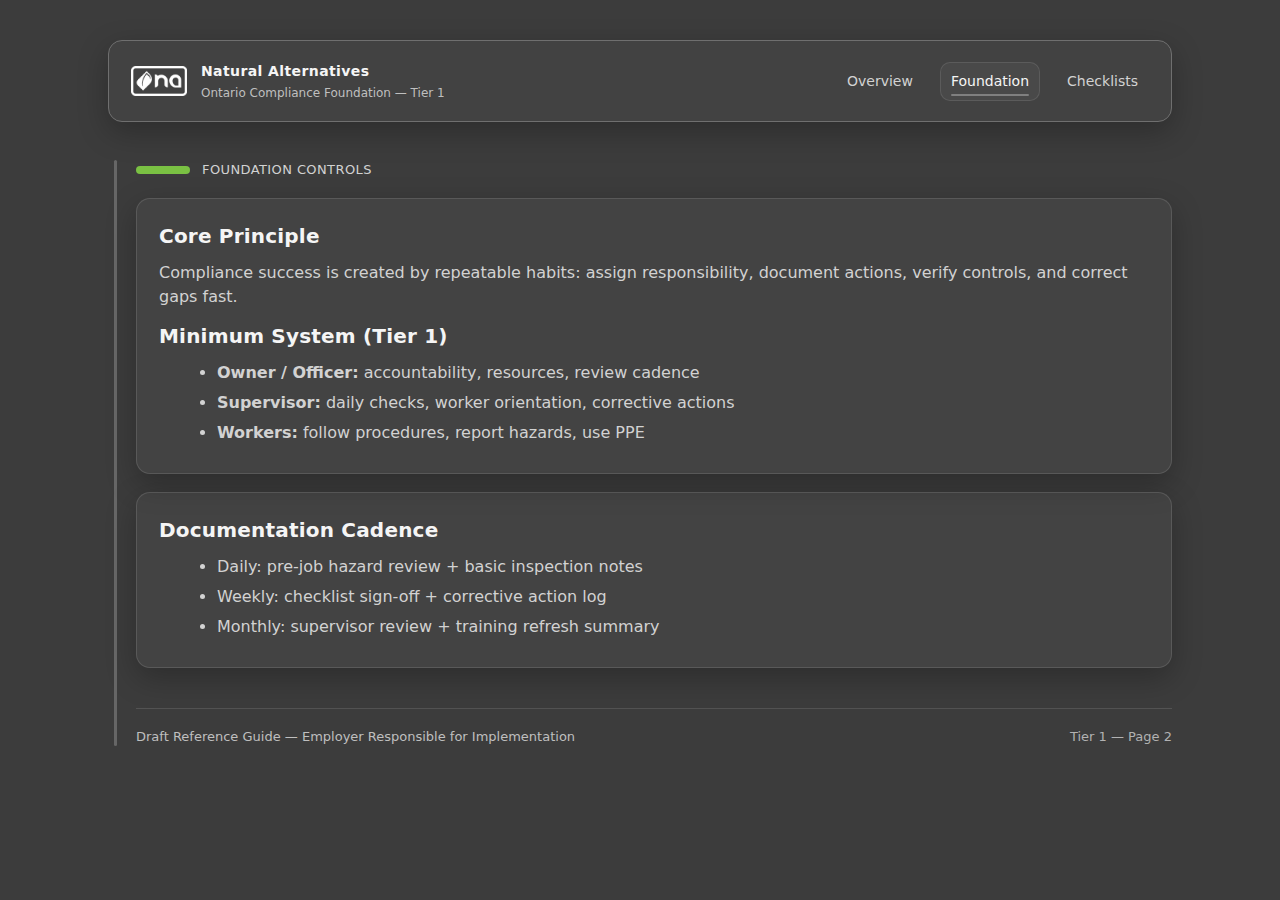
<file: guide.html>
<!doctype html>
<html lang="en">
<head>
  <meta charset="utf-8"/>
  <meta name="viewport" content="width=device-width, initial-scale=1"/>
  <title>Foundation — Ontario Compliance Foundation Guide</title>
  <link rel="stylesheet" href="styles.css"/>
</head>
<body>
  <div class="wrap">
    <header class="topbar">
      <div class="brand">
        <div class="brand-mark">
          <img src="NA-ICON-LeafOutline-Green.png" alt="Natural Alternatives mark"/>
        </div>
        <div class="brand-title">
          <strong>Natural Alternatives</strong>
          <span>Ontario Compliance Foundation — Tier 1</span>
        </div>
      </div>

      <nav aria-label="Primary">
        <a href="index.html">Overview</a>
        <a href="guide.html" aria-current="page">Foundation</a>
        <a href="checklist.html">Checklists</a>
      </nav>
    </header>

    <main class="cover-rail">
      <!-- THE ONE GREEN ELEMENT ON THIS PAGE -->
      <div class="section-cue" role="note" aria-label="Section cue">
        <div class="tick" aria-hidden="true"></div>
        <div class="label">Foundation Controls</div>
      </div>

      <section class="panel">
        <h2>Core Principle</h2>
        <p>
          Compliance success is created by repeatable habits: assign responsibility, document actions,
          verify controls, and correct gaps fast.
        </p>

        <h2>Minimum System (Tier 1)</h2>
        <ul>
          <li><strong>Owner / Officer:</strong> accountability, resources, review cadence</li>
          <li><strong>Supervisor:</strong> daily checks, worker orientation, corrective actions</li>
          <li><strong>Workers:</strong> follow procedures, report hazards, use PPE</li>
        </ul>
      </section>

      <section class="panel" style="margin-top:18px;">
        <h2>Documentation Cadence</h2>
        <ul>
          <li>Daily: pre-job hazard review + basic inspection notes</li>
          <li>Weekly: checklist sign-off + corrective action log</li>
          <li>Monthly: supervisor review + training refresh summary</li>
        </ul>
      </section>

      <footer class="site-footer">
        <div>Draft Reference Guide — Employer Responsible for Implementation</div>
        <div class="page-num">Tier 1 — Page 2</div>
      </footer>
    </main>
  </div>
</body>
</html>
</file>
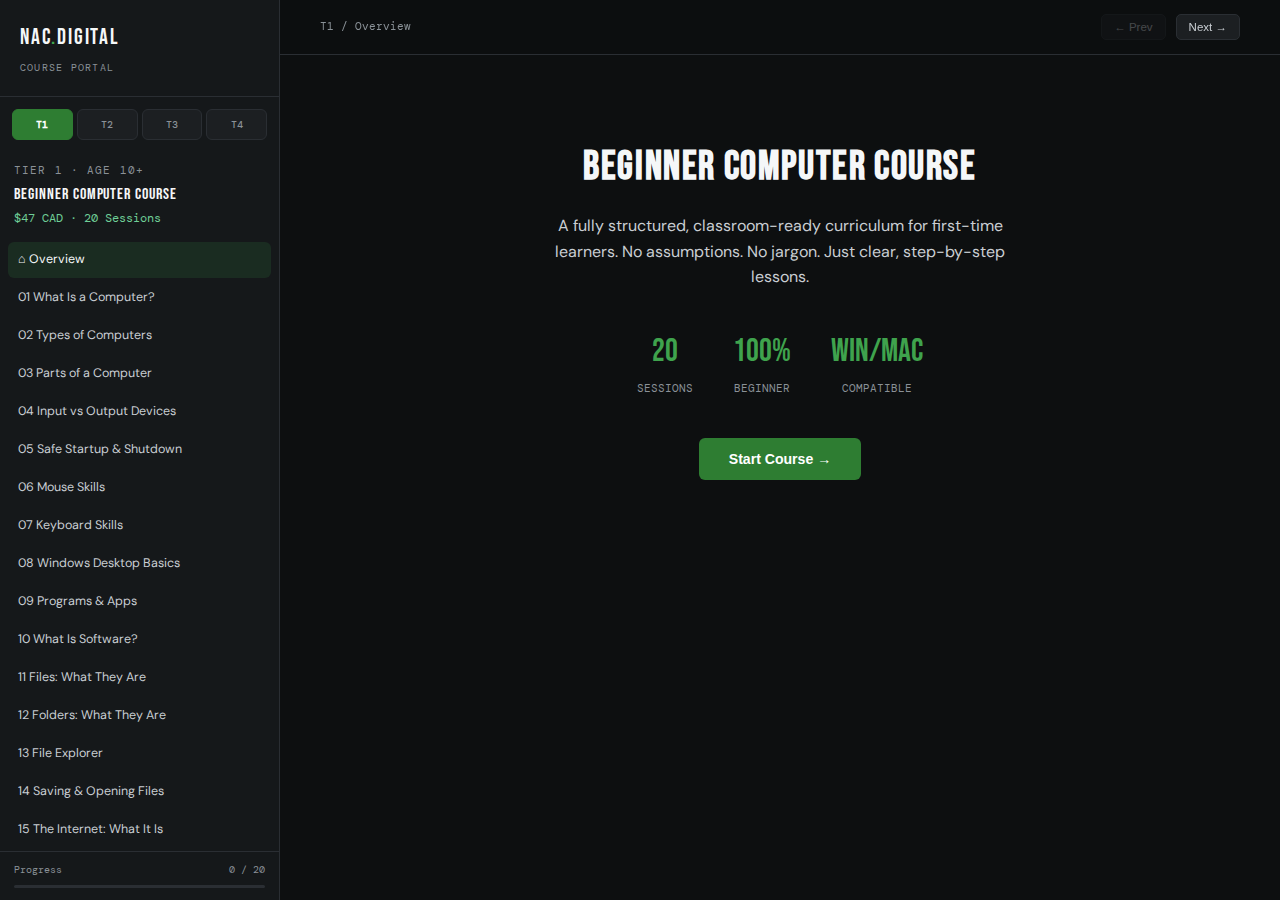
<file: NAC_Course_Portal.html>
<!DOCTYPE html>
<html lang="en">
<head>
<meta charset="UTF-8">
<meta name="viewport" content="width=device-width, initial-scale=1.0">
<title>NAC Digital Foundation™ — Course Portal</title>
<link rel="preconnect" href="https://fonts.googleapis.com">
<link href="https://fonts.googleapis.com/css2?family=Bebas+Neue&family=DM+Sans:wght@300;400;500;600&family=DM+Mono:wght@400;500&display=swap" rel="stylesheet">
<style>
:root {
  --bg: #0D0F10;
  --bg2: #15181A;
  --card: #1C1F22;
  --text: #F5F7F8;
  --text2: #C9CED3;
  --muted: #8A9197;
  --green: #2E7D32;
  --green2: #3FA34D;
  --green3: #6FCF97;
  --border: #2A2E33;
}
* { margin: 0; padding: 0; box-sizing: border-box; }
html { scroll-behavior: smooth; }
body { font-family: 'DM Sans', sans-serif; background: var(--bg); color: var(--text); line-height: 1.6; }
.app { display: flex; height: 100vh; overflow: hidden; }
.sidebar { width: 280px; min-width: 280px; background: var(--bg2); border-right: 1px solid var(--border); display: flex; flex-direction: column; overflow: hidden; }
.sidebar-header { padding: 20px; border-bottom: 1px solid var(--border); flex-shrink: 0; }
.logo { font-family: 'Bebas Neue', sans-serif; font-size: 1.4rem; letter-spacing: 0.08em; color: var(--text); margin-bottom: 4px; }
.logo span { color: var(--green2); }
.logo-sub { font-size: 0.65rem; color: var(--muted); letter-spacing: 0.12em; text-transform: uppercase; font-family: 'DM Mono', monospace; }
.tier-tabs { display: flex; gap: 4px; padding: 12px; flex-shrink: 0; }
.tier-tab { flex: 1; padding: 8px 4px; background: var(--card); border: 1px solid var(--border); border-radius: 6px; font-family: 'DM Mono', monospace; font-size: 0.65rem; font-weight: 500; color: var(--muted); cursor: pointer; text-align: center; transition: all 0.2s; }
.tier-tab:hover { color: var(--text2); border-color: var(--green); }
.tier-tab.active { background: var(--green); border-color: var(--green); color: #fff; font-weight: 600; }
.tier-info { padding: 10px 14px 8px; flex-shrink: 0; }
.tier-label { font-size: 0.7rem; color: var(--muted); font-family: 'DM Mono', monospace; letter-spacing: 0.1em; text-transform: uppercase; margin-bottom: 2px; }
.tier-title { font-family: 'Bebas Neue', sans-serif; font-size: 1rem; letter-spacing: 0.06em; color: var(--text); margin-bottom: 2px; }
.tier-price { font-size: 0.72rem; color: var(--green3); font-family: 'DM Mono', monospace; }
.session-list { flex: 1; overflow-y: auto; padding: 6px 8px 20px; }
.session-item { display: flex; align-items: center; gap: 8px; padding: 8px 10px; border-radius: 6px; cursor: pointer; transition: all 0.15s; margin-bottom: 2px; font-size: 0.78rem; color: var(--text2); }
.session-item:hover { background: var(--card); }
.session-item.active { background: rgba(63,163,77,0.15); color: var(--text); }
.session-item.done { color: var(--green3); }
.progress-bar-wrap { padding: 10px 14px 12px; border-top: 1px solid var(--border); flex-shrink: 0; }
.progress-label { display: flex; justify-content: space-between; font-size: 0.65rem; color: var(--muted); font-family: 'DM Mono', monospace; margin-bottom: 6px; }
.progress-bar { height: 3px; background: var(--border); border-radius: 2px; overflow: hidden; }
.progress-fill { height: 100%; background: var(--green2); transition: width 0.4s ease; }
.main { flex: 1; overflow-y: auto; background: var(--bg); }
.content-header { position: sticky; top: 0; z-index: 10; background: rgba(13,15,16,0.95); backdrop-filter: blur(12px); border-bottom: 1px solid var(--border); padding: 14px 40px; display: flex; align-items: center; justify-content: space-between; }
.breadcrumb { font-family: 'DM Mono', monospace; font-size: 0.68rem; color: var(--muted); }
.header-actions { display: flex; gap: 10px; }
.btn { padding: 6px 12px; background: var(--card); border: 1px solid var(--border); border-radius: 5px; color: var(--text2); font-size: 0.72rem; cursor: pointer; transition: all 0.2s; }
.btn:hover { border-color: var(--green2); color: var(--green3); }
.btn:disabled { opacity: 0.3; cursor: not-allowed; }
.btn.done { background: rgba(46,125,50,0.12); border-color: var(--green2); color: var(--green3); }
.content-body { max-width: 780px; margin: 0 auto; padding: 40px; }
.tier-overview { text-align: center; padding: 40px; }
.tier-overview h1 { font-family: 'Bebas Neue', sans-serif; font-size: 2.5rem; color: var(--text); margin-bottom: 14px; letter-spacing: 0.04em; }
.tier-overview p { font-size: 1rem; color: var(--text2); max-width: 500px; margin: 0 auto 36px; }
.stats { display: flex; gap: 40px; justify-content: center; margin-bottom: 40px; }
.stat-item { text-align: center; }
.stat-num { font-family: 'Bebas Neue', sans-serif; font-size: 2rem; color: var(--green2); }
.stat-label { font-size: 0.7rem; color: var(--muted); text-transform: uppercase; font-family: 'DM Mono', monospace; margin-top: 3px; }
.start-btn { display: inline-block; background: var(--green); color: #fff; padding: 13px 30px; border-radius: 6px; font-weight: 600; font-size: 0.88rem; border: none; cursor: pointer; transition: all 0.25s; }
.start-btn:hover { background: var(--green2); }
</style>
</head>
<body>

<div class="app">
  <aside class="sidebar">
    <div class="sidebar-header">
      <div class="logo">NAC<span>.</span>Digital</div>
      <div class="logo-sub">Course Portal</div>
    </div>

    <div class="tier-tabs">
      <button class="tier-tab active" onclick="switchTier(1)">T1</button>
      <button class="tier-tab" onclick="switchTier(2)">T2</button>
      <button class="tier-tab" onclick="switchTier(3)">T3</button>
      <button class="tier-tab" onclick="switchTier(4)">T4</button>
    </div>

    <div class="tier-info">
      <div class="tier-label" id="tier-label">Tier 1</div>
      <div class="tier-title" id="tier-title">Beginner Computer Course</div>
      <div class="tier-price" id="tier-price">$47 CAD · 20 Sessions</div>
    </div>

    <div class="session-list" id="session-list"></div>

    <div class="progress-bar-wrap">
      <div class="progress-label">
        <span>Progress</span>
        <span id="progress-text">0 / 20</span>
      </div>
      <div class="progress-bar">
        <div class="progress-fill" id="progress-fill"></div>
      </div>
    </div>
  </aside>

  <main class="main">
    <div class="content-header">
      <div class="breadcrumb">
        <span id="bc-tier">T1</span> / <span id="bc-session">Overview</span>
      </div>
      <div class="header-actions">
        <button class="btn" id="btn-prev" onclick="navigatePrev()" disabled>← Prev</button>
        <button class="btn" id="btn-mark" onclick="toggleDone()">Mark Complete</button>
        <button class="btn" id="btn-next" onclick="navigateNext()">Next →</button>
      </div>
    </div>
    <div class="content-body" id="content-body"></div>
  </main>
</div>

<script>
const TIERS = {
  1: { label: 'Tier 1 · Age 10+', title: 'Beginner Computer Course', price: '$47 CAD · 20 Sessions', desc: 'A fully structured, classroom-ready curriculum for first-time learners. No assumptions. No jargon. Just clear, step-by-step lessons.', stats: [{n:'20',l:'Sessions'},{n:'100%',l:'Beginner'},{n:'Win/Mac',l:'Compatible'}], sessions: [{num:'01',title:'What Is a Computer?',content:'Learn what computers are and how they work.'},{num:'02',title:'Types of Computers',content:'Desktop, laptop, tablet, smartphone, server, supercomputer.'},{num:'03',title:'Parts of a Computer',content:'Monitor, CPU, RAM, hard drive, keyboard, mouse, speakers.'},{num:'04',title:'Input vs Output Devices',content:'Input: keyboard, mouse, microphone. Output: monitor, printer, speakers.'},{num:'05',title:'Safe Startup & Shutdown',content:'How to properly start and shut down a computer.'},{num:'06',title:'Mouse Skills',content:'Left click, double-click, right-click, scroll wheel, drag.'},{num:'07',title:'Keyboard Skills',content:'Letter keys, number keys, function keys, special keys.'},{num:'08',title:'Windows Desktop Basics',content:'The desktop, taskbar, start menu, windows management.'},{num:'09',title:'Programs & Apps',content:'What programs are and how to open, close, and switch between them.'},{num:'10',title:'What Is Software?',content:'System software vs application software.'},{num:'11',title:'Files: What They Are',content:'File names, extensions, types, and storage.'},{num:'12',title:'Folders: What They Are',content:'Folders, directories, subfolders, organization.'},{num:'13',title:'File Explorer',content:'Navigating files and folders on your computer.'},{num:'14',title:'Saving & Opening Files',content:'Save, Save As, opening existing files.'},{num:'15',title:'The Internet: What It Is',content:'The internet, World Wide Web, connections.'},{num:'16',title:'Web Browsers & Tabs',content:'Using Chrome, Edge, Firefox, tabs, bookmarks.'},{num:'17',title:'Internet Safety Rules',content:'Phishing, scams, malware, personal information.'},{num:'18',title:'Password Safety',content:'Strong passwords, password managers, two-factor auth.'},{num:'19',title:'Typing Practice',content:'Touch typing, home row, finger placement.'},{num:'20',title:'Final Review & Capstone',content:'Complete the capstone project and certificate.'}] },
  2: { label: 'Tier 2 · Teen/Adult', title: 'Ubuntu Linux Foundation', price: '$67 CAD · 7 Days', desc: 'Seven structured days of terminal-first Linux education. Builds muscle memory and safe command-line habits.', stats: [{n:'7',l:'Days'},{n:'100%',l:'Terminal'},{n:'Ubuntu',l:'Linux'}], sessions: [{num:'01',title:'Terminal Basics',content:'pwd, ls, cd, mkdir - navigate and explore.'},{num:'02',title:'Files & Writing',content:'touch, nano, cat, head, tail, less - create and read files.'},{num:'03',title:'Copying & Moving',content:'cp, mv, rm - copy, move, rename, and delete files.'},{num:'04',title:'Network Basics',content:'ip, ping, dns, ss - view and test your network.'},{num:'05',title:'Installing Software',content:'apt update, apt install, apt remove - manage packages.'},{num:'06',title:'Users & Permissions',content:'useradd, chmod, chown - manage users and permissions.'},{num:'07',title:'Services & Logs',content:'systemctl, journalctl - manage services and read logs.'}] },
  3: { label: 'Tier 3 · Pre-Security', title: 'Pre-Kali Foundation', price: '$97 CAD · 6 Phases', desc: 'Build the mental model that makes security work safe and effective. Ethics first.', stats: [{n:'6',l:'Phases'},{n:'Ethics',l:'First'},{n:'Pre-Kali',l:'Track'}], sessions: [{num:'01',title:'Linux Basics Mastery',content:'Speed drills in navigation and file operations.'},{num:'02',title:'Files & Permissions',content:'Permission strings, chmod, chown, security.'},{num:'03',title:'Networking Fundamentals',content:'IP addresses, ports, DNS, gateways, subnets.'},{num:'04',title:'Security Mindset & Ethics',content:'Authorization, scope, rules of engagement, legality.'},{num:'05',title:'Logs & Evidence',content:'Reading logs, journalctl, auth.log, analysis.'},{num:'06',title:'Lab Discipline',content:'VirtualBox, snapshots, practice environments.'}] },
  4: { label: 'Tier 4 · Professional', title: 'Linux Core Operations', price: '$127 CAD · 10 Modules', desc: 'System administration, shell scripting, and hardening. Entry-level and beyond.', stats: [{n:'10',l:'Modules'},{n:'SysAdmin',l:'Level'},{n:'Capstone',l:'Included'}], sessions: [{num:'01',title:'Shell Environment',content:'~/.bashrc, variables, aliases, PATH, PS1.'},{num:'02',title:'Advanced File Operations',content:'find, grep, awk, sed, pipes, xargs.'},{num:'03',title:'Process Management',content:'ps, top, htop, kill, nice, renice, bg/fg.'},{num:'04',title:'User & Group Admin',content:'useradd, usermod, sudoers, visudo, groups.'},{num:'05',title:'Networking & Firewall',content:'ss, ufw, iptables, rules, ports.'},{num:'06',title:'Shell Scripting',content:'Bash scripts, variables, loops, functions, conditionals.'},{num:'07',title:'Cron Jobs & Scheduling',content:'crontab, automation, scheduling tasks.'},{num:'08',title:'Log Analysis',content:'journalctl, grep, filtering, troubleshooting.'},{num:'09',title:'Storage Management',content:'du, df, partitions, mount points.'},{num:'10',title:'System Hardening',content:'Security best practices, updates, backups.'}] }
};

let currentTier = 1, currentIdx = -1, progress = JSON.parse(localStorage.getItem('nac_progress') || '{}');

function init() { renderSidebar(); renderOverview(); }

function renderSidebar() {
  const tier = TIERS[currentTier];
  document.getElementById('tier-label').textContent = tier.label;
  document.getElementById('tier-title').textContent = tier.title;
  document.getElementById('tier-price').textContent = tier.price;
  
  const list = document.getElementById('session-list');
  const doneSet = progress[currentTier] || [];
  let html = '<div class="session-item ' + (currentIdx === -1 ? 'active' : '') + '" onclick="navigate(-1)">⌂ Overview</div>';
  
  tier.sessions.forEach((s, i) => {
    const done = doneSet.includes(i);
    html += '<div class="session-item ' + (currentIdx === i ? 'active' : '') + ' ' + (done ? 'done' : '') + '" onclick="navigate(' + i + ')">' + s.num + ' ' + s.title + '</div>';
  });
  
  list.innerHTML = html;
  updateProgress();
}

function updateProgress() {
  const tier = TIERS[currentTier];
  const done = (progress[currentTier] || []).length;
  const total = tier.sessions.length;
  document.getElementById('progress-text').textContent = done + ' / ' + total;
  document.getElementById('progress-fill').style.width = total > 0 ? (done/total)*100 + '%' : '0%';
}

function switchTier(n) {
  currentTier = n;
  currentIdx = -1;
  document.querySelectorAll('.tier-tab').forEach((t, i) => {
    t.classList.toggle('active', i + 1 === n);
  });
  renderSidebar();
  renderOverview();
  document.querySelector('.main').scrollTop = 0;
}

function navigate(idx) {
  currentIdx = idx;
  renderSidebar();
  if (idx === -1) renderOverview();
  else renderSession();
  document.querySelector('.main').scrollTop = 0;
}

function renderSession() {
  const tier = TIERS[currentTier];
  const session = tier.sessions[currentIdx];
  
  document.getElementById('content-body').innerHTML = '<div style="margin-bottom:20px"><h1 style="font-family:Bebas Neue,sans-serif;font-size:2rem;color:var(--text);margin-bottom:10px">' + session.title + '</h1><p style="color:var(--text2);font-size:0.95rem">' + session.content + '</p></div>';
  
  document.getElementById('bc-tier').textContent = 'T' + currentTier;
  document.getElementById('bc-session').textContent = session.title;
  
  updateNavButtons();
  updateMarkButton();
}

function renderOverview() {
  const tier = TIERS[currentTier];
  const statsHTML = tier.stats.map(s => '<div class="stat-item"><div class="stat-num">' + s.n + '</div><div class="stat-label">' + s.l + '</div></div>').join('');
  
  document.getElementById('content-body').innerHTML = '<div class="tier-overview"><h1>' + tier.title + '</h1><p>' + tier.desc + '</p><div class="stats">' + statsHTML + '</div><button class="start-btn" onclick="navigate(0)">Start Course →</button></div>';
  
  document.getElementById('bc-tier').textContent = 'T' + currentTier;
  document.getElementById('bc-session').textContent = 'Overview';
  updateNavButtons();
  
  document.getElementById('btn-mark').style.display = 'none';
}

function navigatePrev() {
  if (currentIdx > 0) navigate(currentIdx - 1);
  else if (currentIdx === 0) navigate(-1);
}

function navigateNext() {
  const max = TIERS[currentTier].sessions.length - 1;
  if (currentIdx === -1) navigate(0);
  else if (currentIdx < max) navigate(currentIdx + 1);
}

function updateNavButtons() {
  const max = TIERS[currentTier].sessions.length - 1;
  document.getElementById('btn-prev').disabled = currentIdx < 0;
  document.getElementById('btn-next').disabled = currentIdx === max || TIERS[currentTier].sessions.length === 0;
}

function updateMarkButton() {
  const btn = document.getElementById('btn-mark');
  if (currentIdx < 0) {
    btn.style.display = 'none';
    return;
  }
  btn.style.display = 'block';
  const done = (progress[currentTier] || []).includes(currentIdx);
  btn.textContent = done ? '✓ Completed' : 'Mark Complete';
  btn.classList.toggle('done', done);
}

function toggleDone() {
  if (currentIdx < 0) return;
  if (!progress[currentTier]) progress[currentTier] = [];
  const arr = progress[currentTier];
  const i = arr.indexOf(currentIdx);
  if (i > -1) arr.splice(i, 1);
  else arr.push(currentIdx);
  localStorage.setItem('nac_progress', JSON.stringify(progress));
  renderSidebar();
  updateMarkButton();
}

init();
</script>

</body>
</html>
</file>
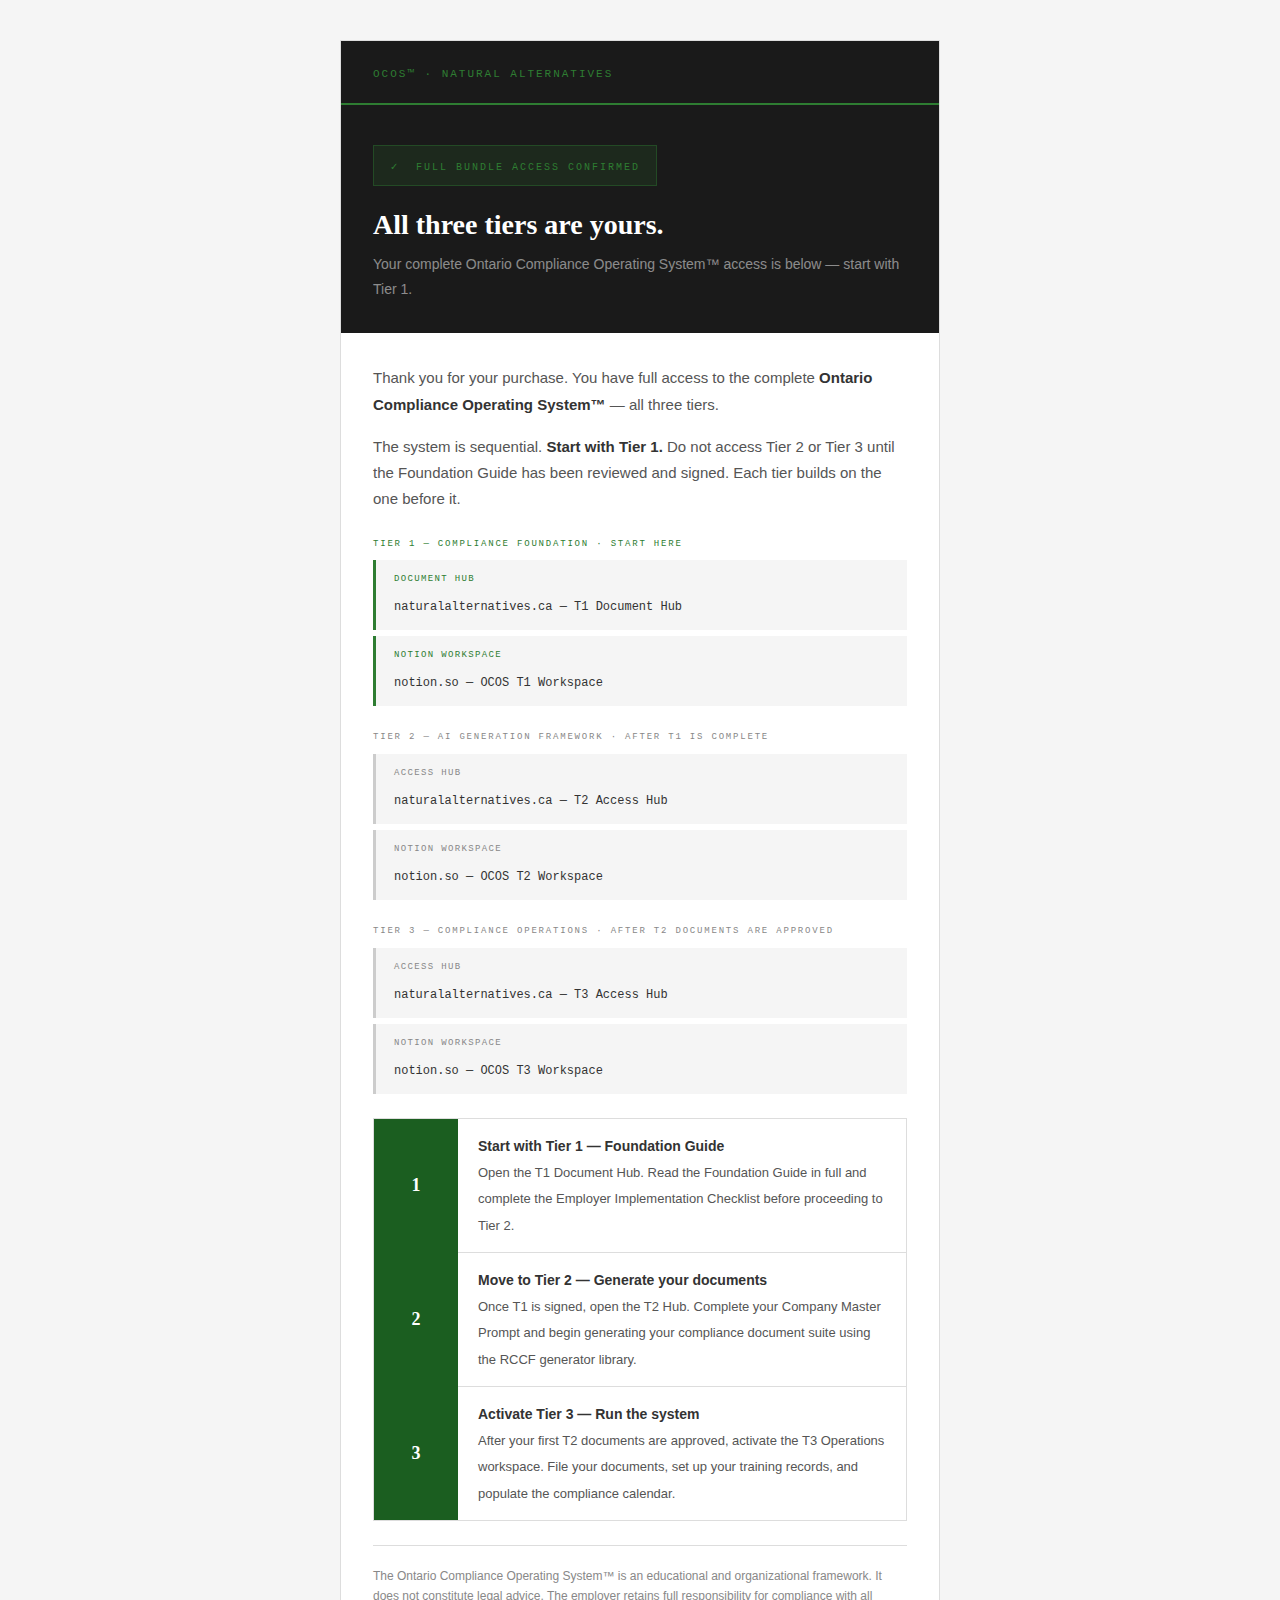
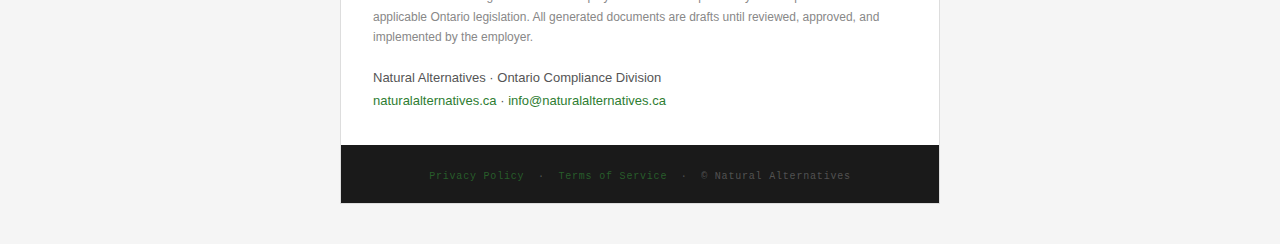
<file: ocos-bundle-day0-email.html>
<!DOCTYPE html>
<html lang="en">
<head>
<meta charset="UTF-8">
<meta name="viewport" content="width=device-width, initial-scale=1.0">
<title>Your OCOS Bundle Access — Ontario Compliance Operating System™</title>
</head>
<body style="margin:0;padding:0;background:#f5f5f5;font-family:'Helvetica Neue',Helvetica,Arial,sans-serif;font-size:15px;color:#333333;line-height:1.75;">
<table width="100%" cellpadding="0" cellspacing="0" border="0" style="background:#f5f5f5;padding:40px 20px;">
  <tr><td align="center">
    <table width="100%" cellpadding="0" cellspacing="0" border="0" style="max-width:600px;background:#ffffff;border:1px solid #dddddd;">
      <tr><td style="background:#1a1a1a;border-bottom:2px solid #2E7D32;padding:18px 32px;">
        <span style="font-family:'Courier New',monospace;font-size:11px;letter-spacing:0.18em;text-transform:uppercase;color:#2E7D32;">OCOS™ · Natural Alternatives</span>
      </td></tr>
      <tr><td style="background:#1a1a1a;padding:40px 32px 32px;">
        <table cellpadding="0" cellspacing="0" border="0" style="margin-bottom:24px;">
          <tr><td style="background:rgba(46,125,50,0.15);border:1px solid rgba(46,125,50,0.4);padding:6px 16px;">
            <span style="font-family:'Courier New',monospace;font-size:10px;letter-spacing:0.2em;text-transform:uppercase;color:#2E7D32;">✓ &nbsp;Full Bundle Access Confirmed</span>
          </td></tr>
        </table>
        <div style="font-family:Georgia,serif;font-size:28px;font-weight:900;color:#ffffff;line-height:1.1;margin-bottom:12px;">All three tiers are yours.</div>
        <div style="font-size:14px;color:rgba(255,255,255,0.5);">Your complete Ontario Compliance Operating System™ access is below — start with Tier 1.</div>
      </td></tr>
      <tr><td style="padding:32px;">
        <p style="margin:0 0 16px;font-size:15px;color:#555555;">Thank you for your purchase. You have full access to the complete <strong style="color:#333333;">Ontario Compliance Operating System™</strong> — all three tiers.</p>
        <p style="margin:0 0 24px;font-size:15px;color:#555555;">The system is sequential. <strong style="color:#333333;">Start with Tier 1.</strong> Do not access Tier 2 or Tier 3 until the Foundation Guide has been reviewed and signed. Each tier builds on the one before it.</p>

        <!-- T1 -->
        <p style="font-family:'Courier New',monospace;font-size:9px;letter-spacing:0.2em;text-transform:uppercase;color:#2E7D32;margin:0 0 8px;">Tier 1 — Compliance Foundation · Start Here</p>
        <table width="100%" cellpadding="0" cellspacing="0" border="0" style="margin-bottom:6px;">
          <tr><td style="background:#f5f5f5;border-left:3px solid #2E7D32;padding:12px 18px;">
            <span style="display:block;font-family:'Courier New',monospace;font-size:9px;letter-spacing:0.15em;text-transform:uppercase;color:#2E7D32;margin-bottom:4px;">Document Hub</span>
            <a href="https://naturalalternatives.ca/ontario-compliance-operating-system-/ocos-t1-hub.html" style="font-family:'Courier New',monospace;font-size:12px;color:#333333;text-decoration:none;">naturalalternatives.ca — T1 Document Hub</a>
          </td></tr>
        </table>
        <table width="100%" cellpadding="0" cellspacing="0" border="0" style="margin-bottom:24px;">
          <tr><td style="background:#f5f5f5;border-left:3px solid #2E7D32;padding:12px 18px;">
            <span style="display:block;font-family:'Courier New',monospace;font-size:9px;letter-spacing:0.15em;text-transform:uppercase;color:#2E7D32;margin-bottom:4px;">Notion Workspace</span>
            <a href="https://www.notion.so/300af11add63802a99f2e54df827046a" style="font-family:'Courier New',monospace;font-size:12px;color:#333333;text-decoration:none;">notion.so — OCOS T1 Workspace</a>
          </td></tr>
        </table>

        <!-- T2 -->
        <p style="font-family:'Courier New',monospace;font-size:9px;letter-spacing:0.2em;text-transform:uppercase;color:#888888;margin:0 0 8px;">Tier 2 — AI Generation Framework · After T1 is complete</p>
        <table width="100%" cellpadding="0" cellspacing="0" border="0" style="margin-bottom:6px;">
          <tr><td style="background:#f5f5f5;border-left:3px solid #cccccc;padding:12px 18px;">
            <span style="display:block;font-family:'Courier New',monospace;font-size:9px;letter-spacing:0.15em;text-transform:uppercase;color:#888888;margin-bottom:4px;">Access Hub</span>
            <a href="https://naturalalternatives.ca/ontario-compliance-operating-system-/ocos-t2-hub.html" style="font-family:'Courier New',monospace;font-size:12px;color:#333333;text-decoration:none;">naturalalternatives.ca — T2 Access Hub</a>
          </td></tr>
        </table>
        <table width="100%" cellpadding="0" cellspacing="0" border="0" style="margin-bottom:24px;">
          <tr><td style="background:#f5f5f5;border-left:3px solid #cccccc;padding:12px 18px;">
            <span style="display:block;font-family:'Courier New',monospace;font-size:9px;letter-spacing:0.15em;text-transform:uppercase;color:#888888;margin-bottom:4px;">Notion Workspace</span>
            <a href="https://www.notion.so/2fdaf11add63808f8104ca347d88949c" style="font-family:'Courier New',monospace;font-size:12px;color:#333333;text-decoration:none;">notion.so — OCOS T2 Workspace</a>
          </td></tr>
        </table>

        <!-- T3 -->
        <p style="font-family:'Courier New',monospace;font-size:9px;letter-spacing:0.2em;text-transform:uppercase;color:#888888;margin:0 0 8px;">Tier 3 — Compliance Operations · After T2 documents are approved</p>
        <table width="100%" cellpadding="0" cellspacing="0" border="0" style="margin-bottom:6px;">
          <tr><td style="background:#f5f5f5;border-left:3px solid #cccccc;padding:12px 18px;">
            <span style="display:block;font-family:'Courier New',monospace;font-size:9px;letter-spacing:0.15em;text-transform:uppercase;color:#888888;margin-bottom:4px;">Access Hub</span>
            <a href="https://naturalalternatives.ca/ontario-compliance-operating-system-/ocos-t3-hub.html" style="font-family:'Courier New',monospace;font-size:12px;color:#333333;text-decoration:none;">naturalalternatives.ca — T3 Access Hub</a>
          </td></tr>
        </table>
        <table width="100%" cellpadding="0" cellspacing="0" border="0" style="margin-bottom:24px;">
          <tr><td style="background:#f5f5f5;border-left:3px solid #cccccc;padding:12px 18px;">
            <span style="display:block;font-family:'Courier New',monospace;font-size:9px;letter-spacing:0.15em;text-transform:uppercase;color:#888888;margin-bottom:4px;">Notion Workspace</span>
            <a href="https://www.notion.so/2fdaf11add6380ce8e90e09db23ea7df" style="font-family:'Courier New',monospace;font-size:12px;color:#333333;text-decoration:none;">notion.so — OCOS T3 Workspace</a>
          </td></tr>
        </table>

        <table width="100%" cellpadding="0" cellspacing="0" border="0" style="border:1px solid #dddddd;margin-bottom:24px;">
          <tr>
            <td width="56" style="background:#1B5E20;text-align:center;vertical-align:middle;padding:14px;"><span style="font-family:Georgia,serif;font-size:18px;font-weight:900;color:#ffffff;">1</span></td>
            <td style="padding:14px 20px;border-bottom:1px solid #dddddd;">
              <strong style="font-size:14px;color:#333333;">Start with Tier 1 — Foundation Guide</strong><br>
              <span style="font-size:13px;color:#555555;">Open the T1 Document Hub. Read the Foundation Guide in full and complete the Employer Implementation Checklist before proceeding to Tier 2.</span>
            </td>
          </tr>
          <tr>
            <td width="56" style="background:#1B5E20;text-align:center;vertical-align:middle;padding:14px;"><span style="font-family:Georgia,serif;font-size:18px;font-weight:900;color:#ffffff;">2</span></td>
            <td style="padding:14px 20px;border-bottom:1px solid #dddddd;">
              <strong style="font-size:14px;color:#333333;">Move to Tier 2 — Generate your documents</strong><br>
              <span style="font-size:13px;color:#555555;">Once T1 is signed, open the T2 Hub. Complete your Company Master Prompt and begin generating your compliance document suite using the RCCF generator library.</span>
            </td>
          </tr>
          <tr>
            <td width="56" style="background:#1B5E20;text-align:center;vertical-align:middle;padding:14px;"><span style="font-family:Georgia,serif;font-size:18px;font-weight:900;color:#ffffff;">3</span></td>
            <td style="padding:14px 20px;">
              <strong style="font-size:14px;color:#333333;">Activate Tier 3 — Run the system</strong><br>
              <span style="font-size:13px;color:#555555;">After your first T2 documents are approved, activate the T3 Operations workspace. File your documents, set up your training records, and populate the compliance calendar.</span>
            </td>
          </tr>
        </table>

        <p style="font-size:12px;color:#888888;line-height:1.7;border-top:1px solid #dddddd;padding-top:20px;margin:0 0 20px;">The Ontario Compliance Operating System™ is an educational and organizational framework. It does not constitute legal advice. The employer retains full responsibility for compliance with all applicable Ontario legislation. All generated documents are drafts until reviewed, approved, and implemented by the employer.</p>
        <p style="font-size:13px;color:#555555;margin:0;">Natural Alternatives · Ontario Compliance Division<br>
          <a href="https://naturalalternatives.ca" style="color:#2E7D32;text-decoration:none;">naturalalternatives.ca</a> · <a href="mailto:info@naturalalternatives.ca" style="color:#2E7D32;text-decoration:none;">info@naturalalternatives.ca</a>
        </p>
      </td></tr>
      <tr><td style="background:#1a1a1a;padding:16px 32px;text-align:center;">
        <span style="font-family:'Courier New',monospace;font-size:10px;letter-spacing:0.08em;color:rgba(255,255,255,0.25);">
          <a href="https://naturalalternatives.ca/ontario-compliance-operating-system-/privacy-policy.html" style="color:rgba(46,125,50,0.7);text-decoration:none;">Privacy Policy</a> &nbsp;·&nbsp;
          <a href="https://naturalalternatives.ca/ontario-compliance-operating-system-/terms-of-service.html" style="color:rgba(46,125,50,0.7);text-decoration:none;">Terms of Service</a> &nbsp;·&nbsp; © Natural Alternatives
        </span>
      </td></tr>
    </table>
  </td></tr>
</table>
</body>
</html>
</file>
<file: styles.css>
/* =========================================================
   Natural Alternatives — Tier 1 (Grayscale + Single Green)
   BRAND RULE (Tier 1): Use NA green exactly ONCE per viewport.
   Implementation:
   - Nav active indicator is GREY (never green).
   - Each page uses ONE green element:
     * index.html: subtitle underline
     * guide.html + checklist.html: a single section cue tick
   - Brand mark: leaf-outline green inside the icon (asset), not CSS.
   ========================================================= */

:root{
  --bg: #3c3c3c;           /* light charcoal */
  --panel: #424242;        /* slightly lighter charcoal */
  --text: #f5f5f5;         /* main text */
  --muted: #d2d2d2;        /* secondary text */
  --muted2: #bfbfbf;       /* tertiary text */
  --line: #8c8c8c;         /* line accents */
  --line2: #6f6f6f;        /* softer lines */
  --na-green: #7ac143;     /* Natural Alternatives green */
  --radius: 14px;
  --max: 1120px;
  --shadow: 0 10px 30px rgba(0,0,0,.25);
}

*{ box-sizing: border-box; }
html, body{ height: 100%; }
body{
  margin: 0;
  font-family: ui-sans-serif, system-ui, -apple-system, "Segoe UI", Roboto, Helvetica, Arial;
  background: var(--bg);
  color: var(--text);
  line-height: 1.5;
}

.wrap{
  max-width: var(--max);
  margin: 0 auto;
  padding: 40px 28px 70px;
}

/* Header mirrors cover: mark at left + clean nav */
.topbar{
  display: flex;
  align-items: center;
  justify-content: space-between;
  gap: 18px;
  padding: 18px 22px;
  border: 1px solid var(--line2);
  border-radius: var(--radius);
  background: rgba(255,255,255,.03);
  box-shadow: var(--shadow);
}

.brand{
  display: flex;
  align-items: center;
  gap: 14px;
  min-width: 240px;
}

.brand-mark{
  width: 56px;
  height: 44px;
  display: grid;
  place-items: center;
}

.brand-mark img{
  width: 56px;
  height: auto;
  display: block;
}

.brand-title{
  display: flex;
  flex-direction: column;
  gap: 2px;
}
.brand-title strong{
  font-size: 14px;
  letter-spacing: .4px;
  color: var(--text);
}
.brand-title span{
  font-size: 12px;
  color: var(--muted2);
}

/* Nav = GREY ONLY (keeps the "one green use" rule clean) */
nav{
  display: flex;
  align-items: center;
  gap: 16px;
  flex-wrap: wrap;
  justify-content: flex-end;
}

nav a{
  position: relative;
  text-decoration: none;
  color: var(--muted);
  font-size: 14px;
  padding: 8px 10px;
  border-radius: 10px;
  border: 1px solid transparent;
}

nav a:hover{
  color: var(--text);
  border-color: rgba(255,255,255,.08);
  background: rgba(255,255,255,.03);
}

/* Active state remains GREY (not green) */
nav a[aria-current="page"]{
  color: var(--text);
  border-color: rgba(255,255,255,.10);
  background: rgba(255,255,255,.04);
}
nav a[aria-current="page"]::after{
  content:"";
  position:absolute;
  left: 10px;
  right: 10px;
  bottom: 4px;
  height: 2px;
  background: rgba(255,255,255,.30); /* grey underline */
  border-radius: 999px;
}

/* Cover-mirror vertical rail (like your cover’s left line) */
.cover-rail{
  margin-top: 26px;
  position: relative;
  padding-left: 28px;
}
.cover-rail::before{
  content:"";
  position:absolute;
  left: 6px;
  top: 0;
  bottom: 0;
  width: 3px;
  background: rgba(255,255,255,.22);
  border-radius: 999px;
}

/* Hero */
.hero{
  padding: 90px 0 38px;
}
h1{
  margin: 0 0 14px;
  font-size: clamp(38px, 5vw, 58px);
  letter-spacing: .2px;
  line-height: 1.1;
}
.subtitle{
  margin: 0;
  font-size: 20px;
  color: var(--muted);
  max-width: 840px;
}

/* THE ONE GREEN ELEMENT ON COVER PAGE ONLY */
.accent-underline{
  margin-top: 18px;
  width: 140px;
  height: 8px;
  background: var(--na-green);
  border-radius: 999px;
}

/* Interior pages: ONE green cue tick only */
.section-cue{
  display:flex;
  align-items:center;
  gap: 12px;
  margin: 38px 0 18px;
}
.section-cue .tick{
  width: 54px;
  height: 8px;
  background: var(--na-green); /* THE ONE GREEN ELEMENT ON INTERIOR PAGES */
  border-radius: 999px;
}
.section-cue .label{
  color: var(--muted);
  font-size: 13px;
  letter-spacing: .4px;
  text-transform: uppercase;
}

/* Panels */
.panel{
  border: 1px solid rgba(255,255,255,.12);
  border-radius: var(--radius);
  background: rgba(255,255,255,.04);
  box-shadow: var(--shadow);
  padding: 22px;
}

.grid{
  display:grid;
  gap: 18px;
  grid-template-columns: 1.35fr .65fr;
}
@media (max-width: 980px){
  .grid{ grid-template-columns: 1fr; }
}

h2{
  margin: 0 0 10px;
  font-size: 20px;
  letter-spacing: .2px;
}
p{ margin: 0 0 12px; color: var(--muted); }

ul{
  margin: 10px 0 0 18px;
  color: var(--muted);
}
li{ margin: 6px 0; }

/* Checklist table */
.table{
  width:100%;
  border-collapse: collapse;
  margin-top: 10px;
  overflow:hidden;
  border-radius: 12px;
}
.table th, .table td{
  padding: 12px 12px;
  border-bottom: 1px solid rgba(255,255,255,.10);
  vertical-align: top;
}
.table th{
  text-align:left;
  font-size: 13px;
  color: var(--muted2);
  letter-spacing: .4px;
  text-transform: uppercase;
  background: rgba(255,255,255,.03);
}
.table td{
  color: var(--muted);
  font-size: 14px;
}
.badge{
  display:inline-block;
  padding: 3px 10px;
  border-radius: 999px;
  border: 1px solid rgba(255,255,255,.16);
  color: var(--muted2);
  font-size: 12px;
}

/* Footer mirrors cover footer text + page label */
.site-footer{
  margin-top: 40px;
  padding-top: 18px;
  border-top: 1px solid rgba(255,255,255,.12);
  color: var(--muted2);
  font-size: 13px;
  display:flex;
  justify-content: space-between;
  gap: 16px;
  flex-wrap: wrap;
}
.page-num{
  opacity: .9;
}

@media print{
  body{ background: #fff; color:#111; }
  .topbar, nav { box-shadow:none; }
  .panel{ box-shadow:none; }
}
</file>
